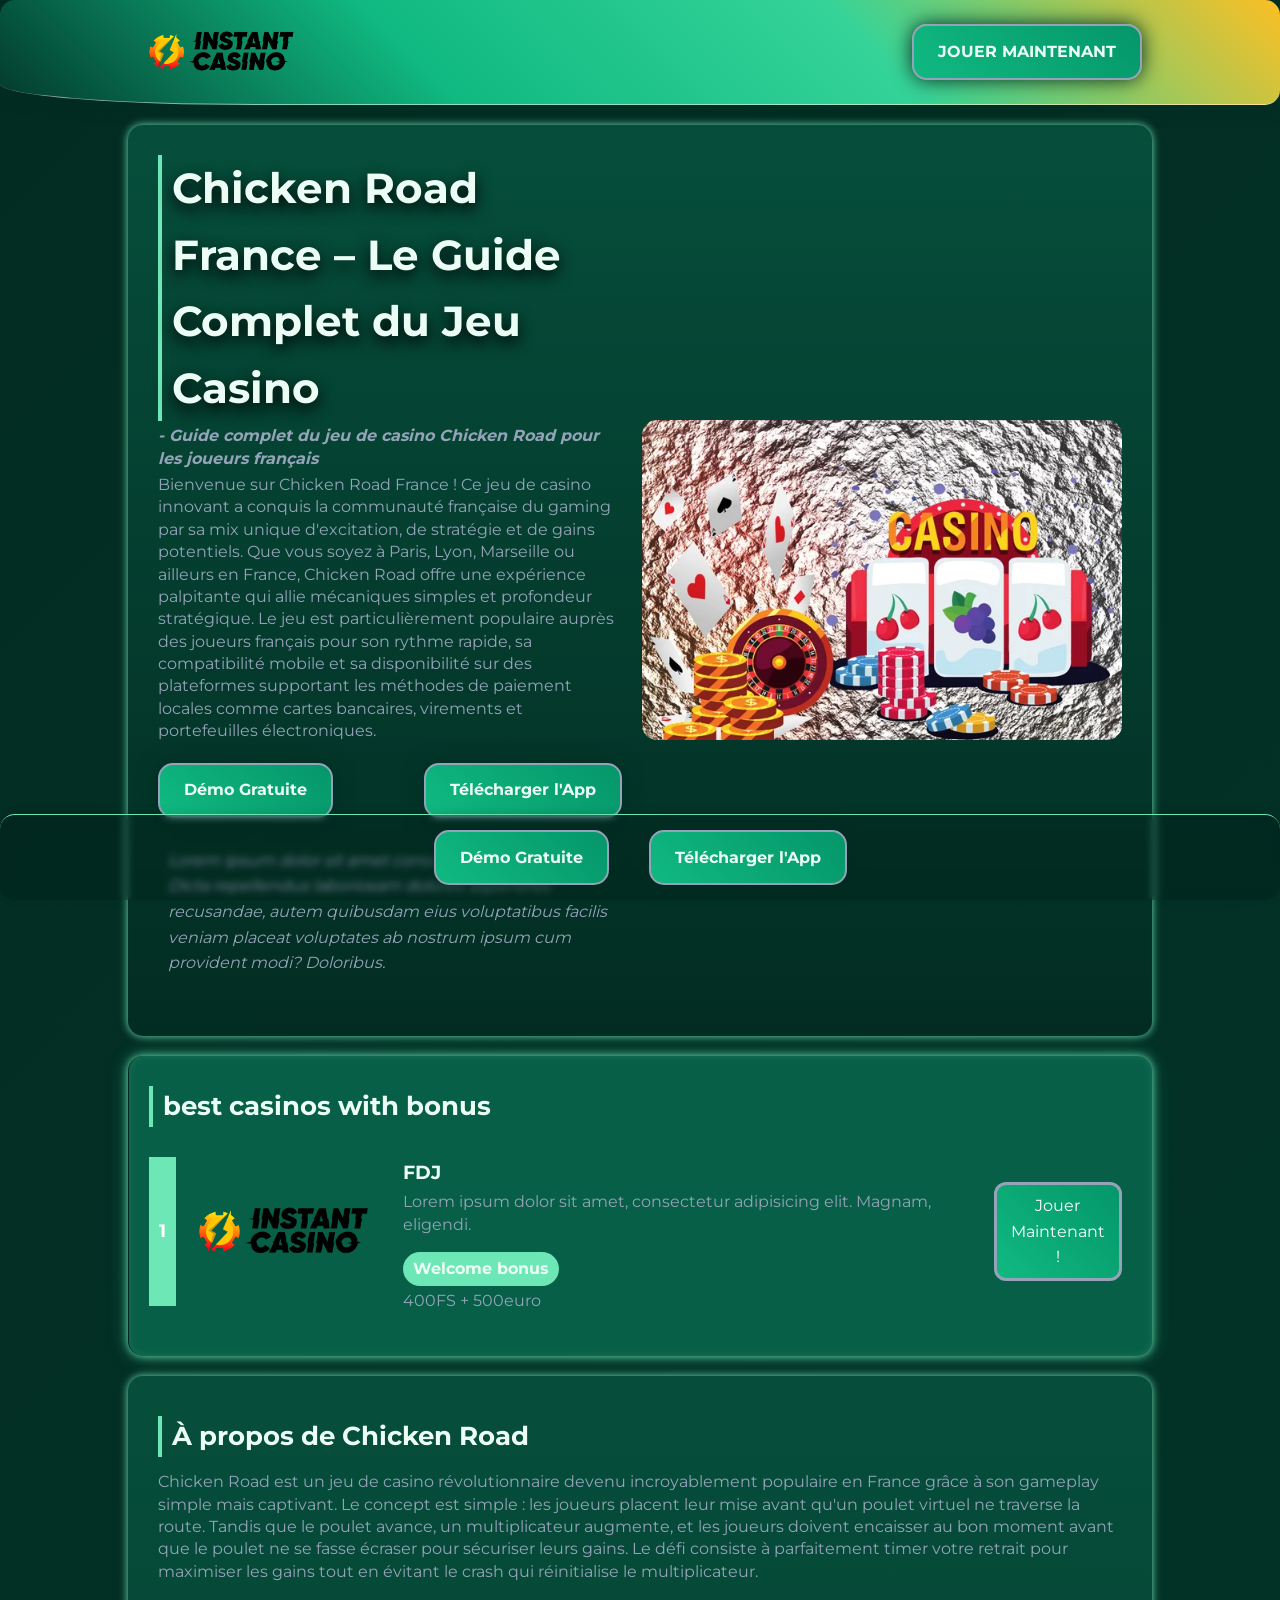
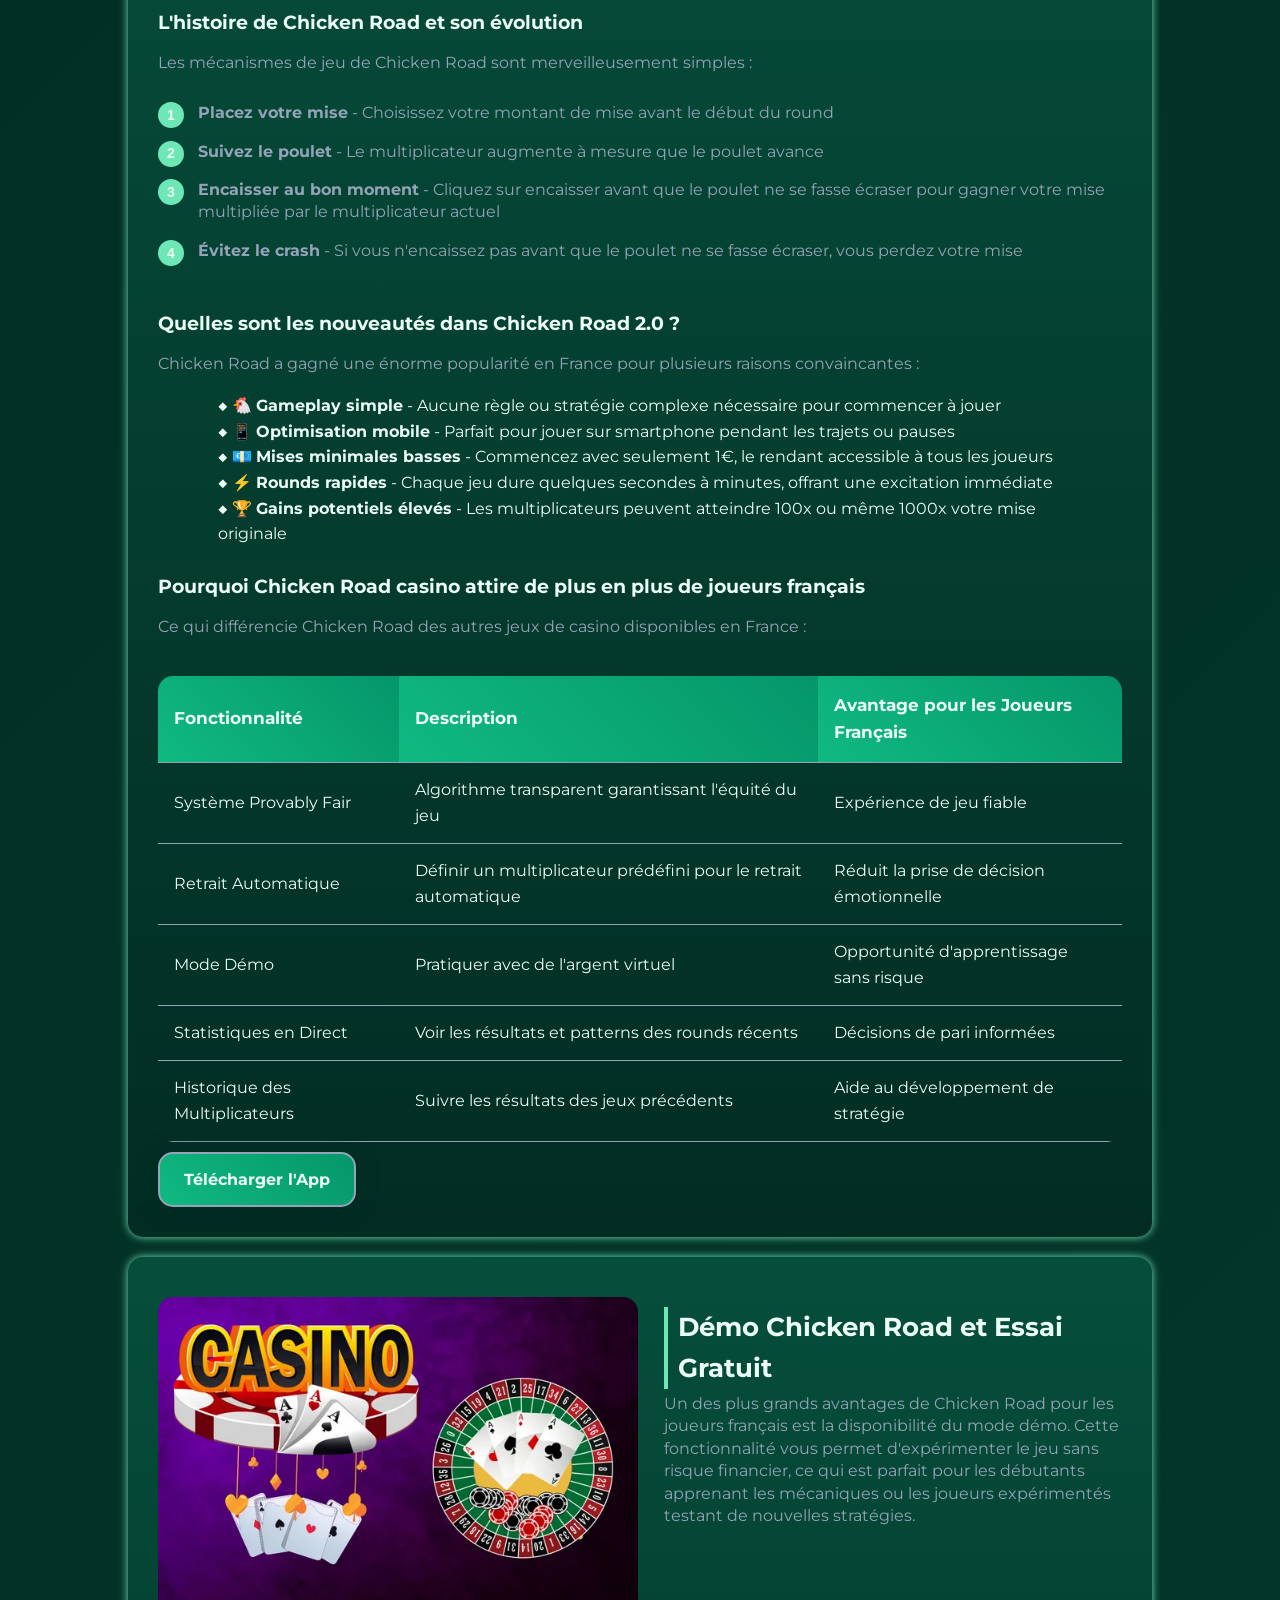
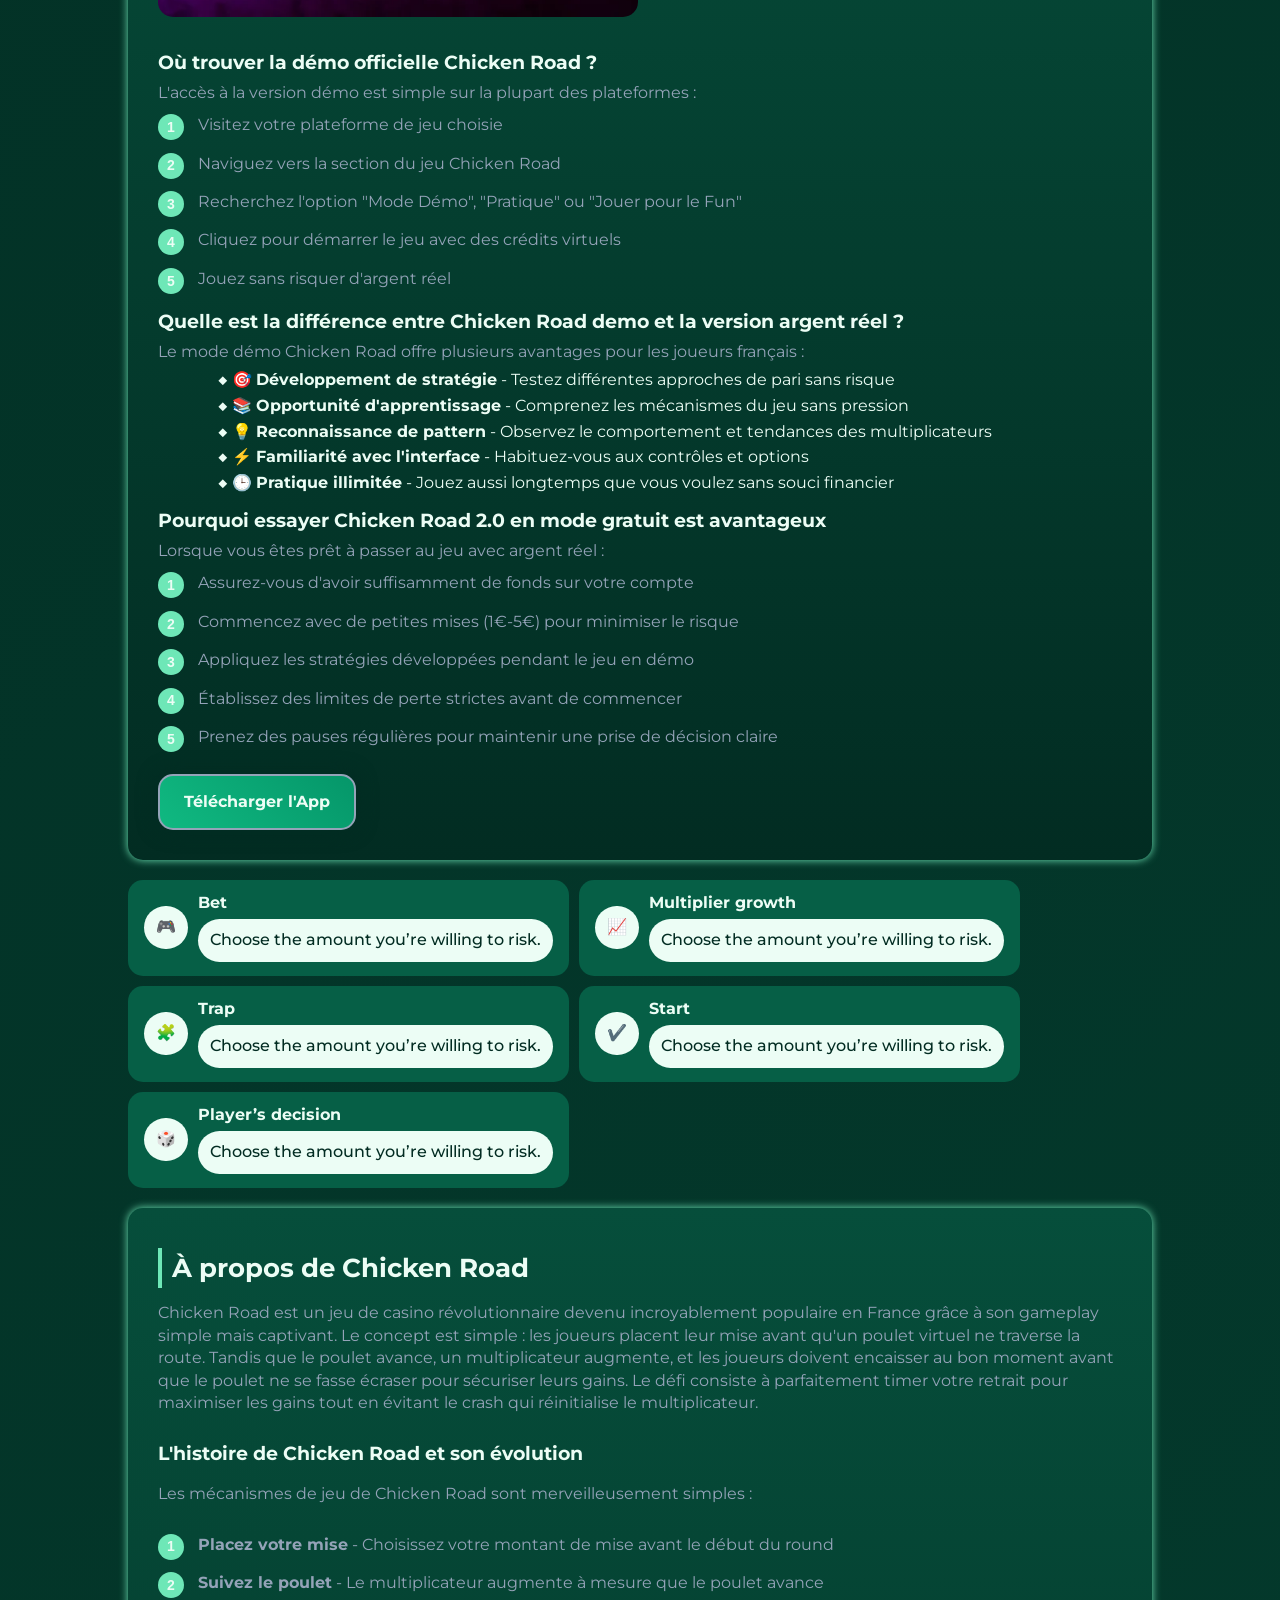
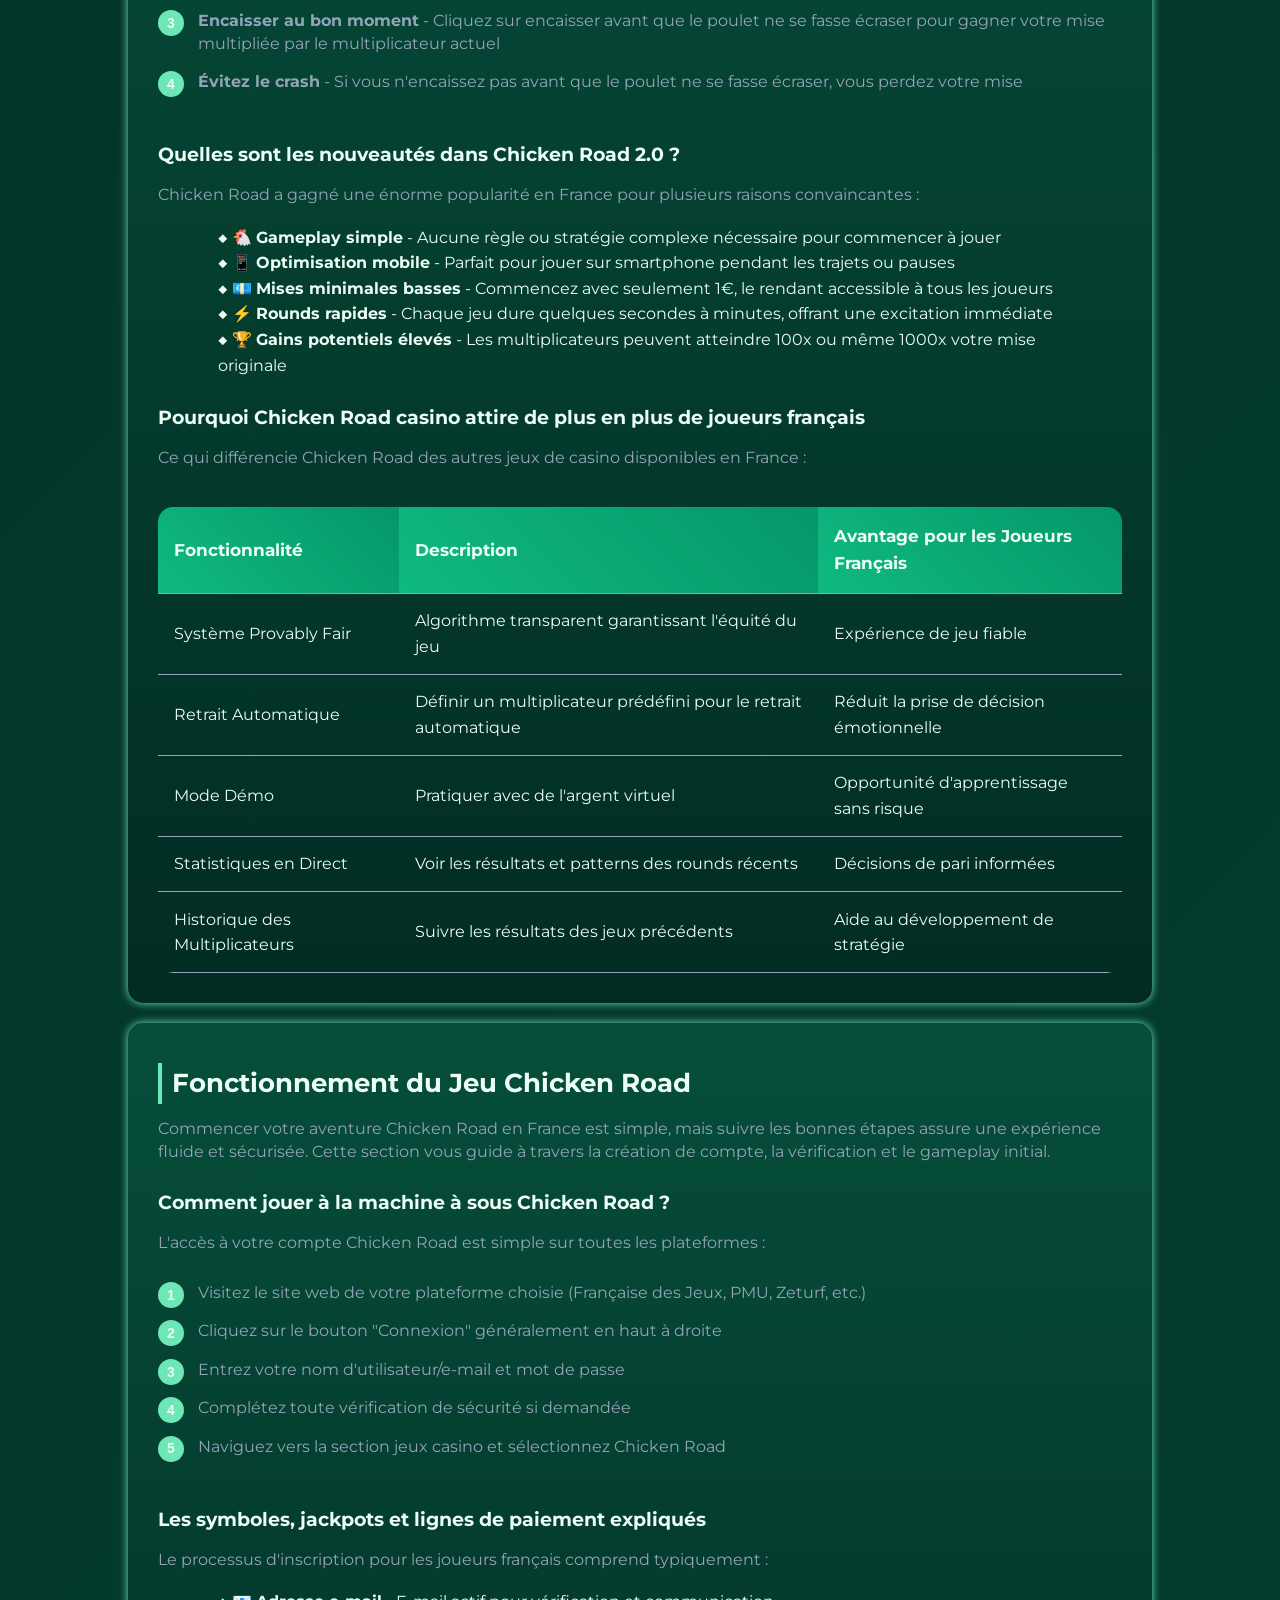
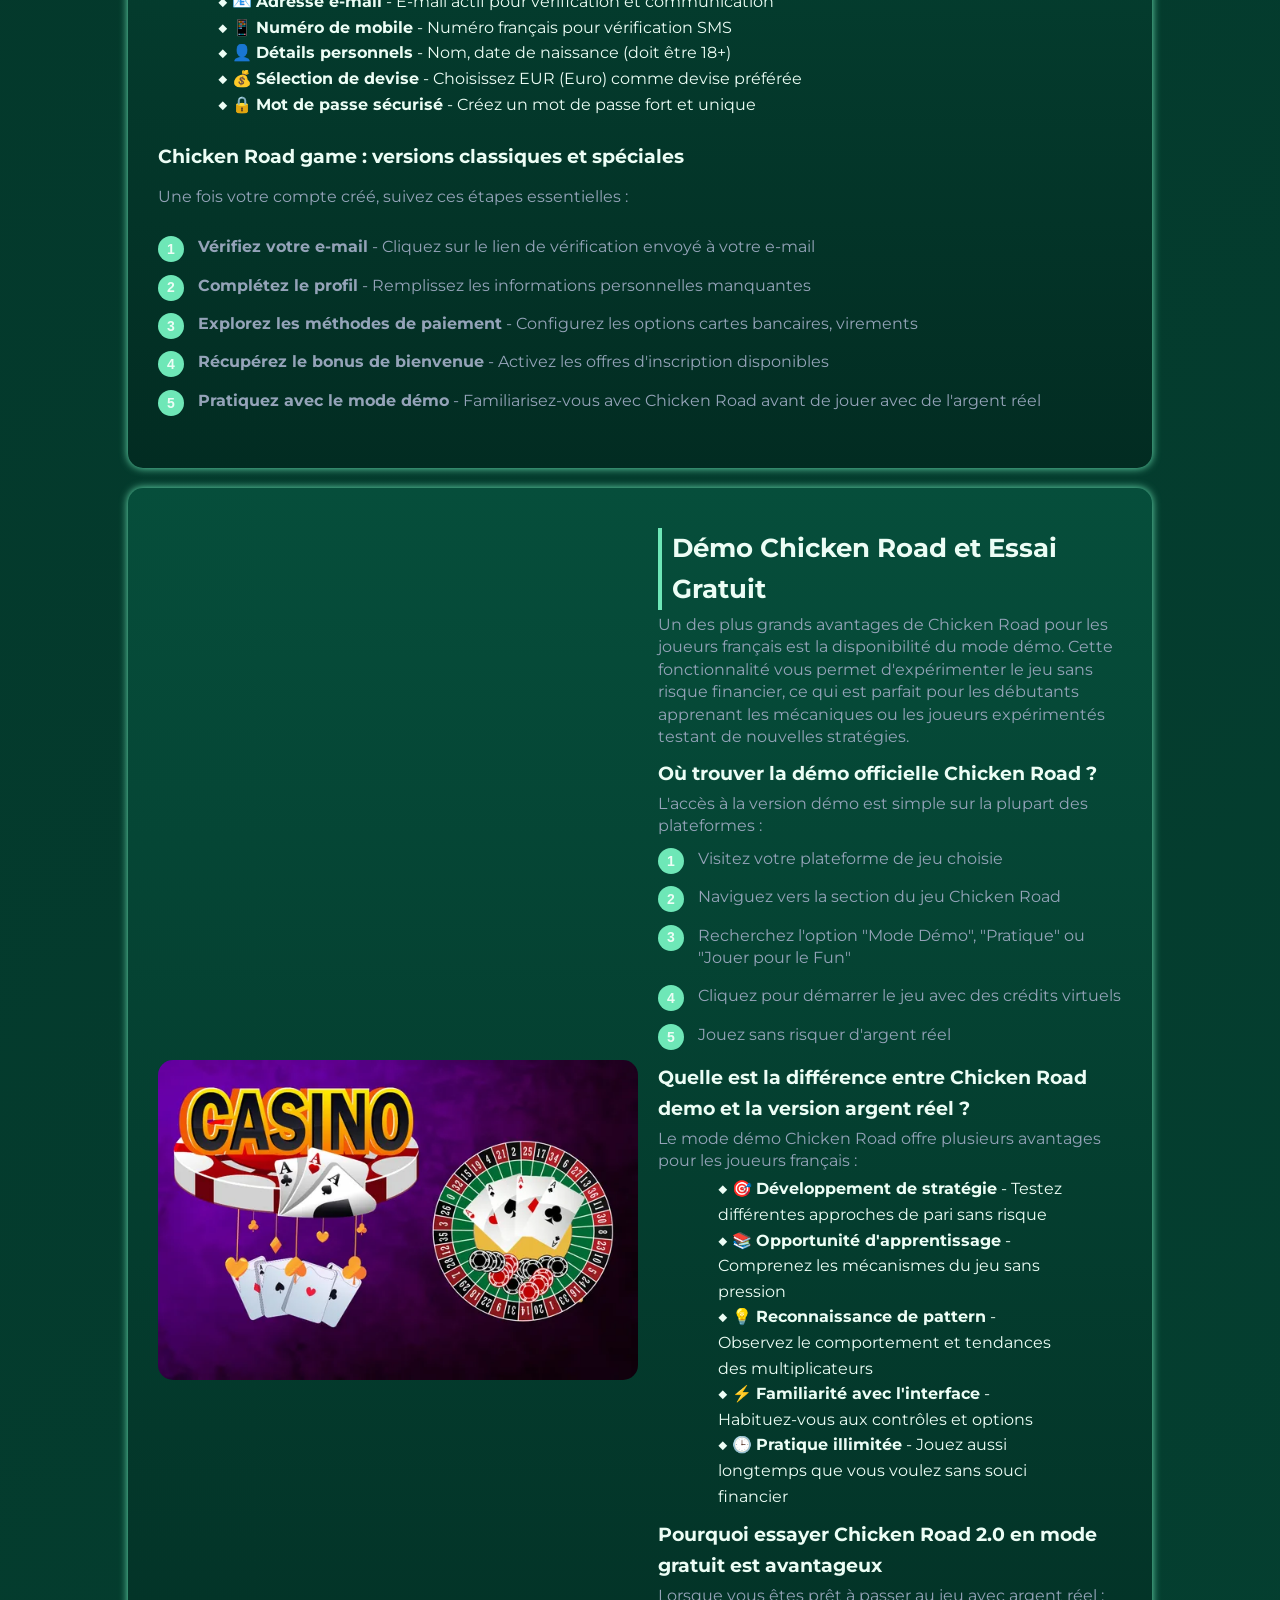
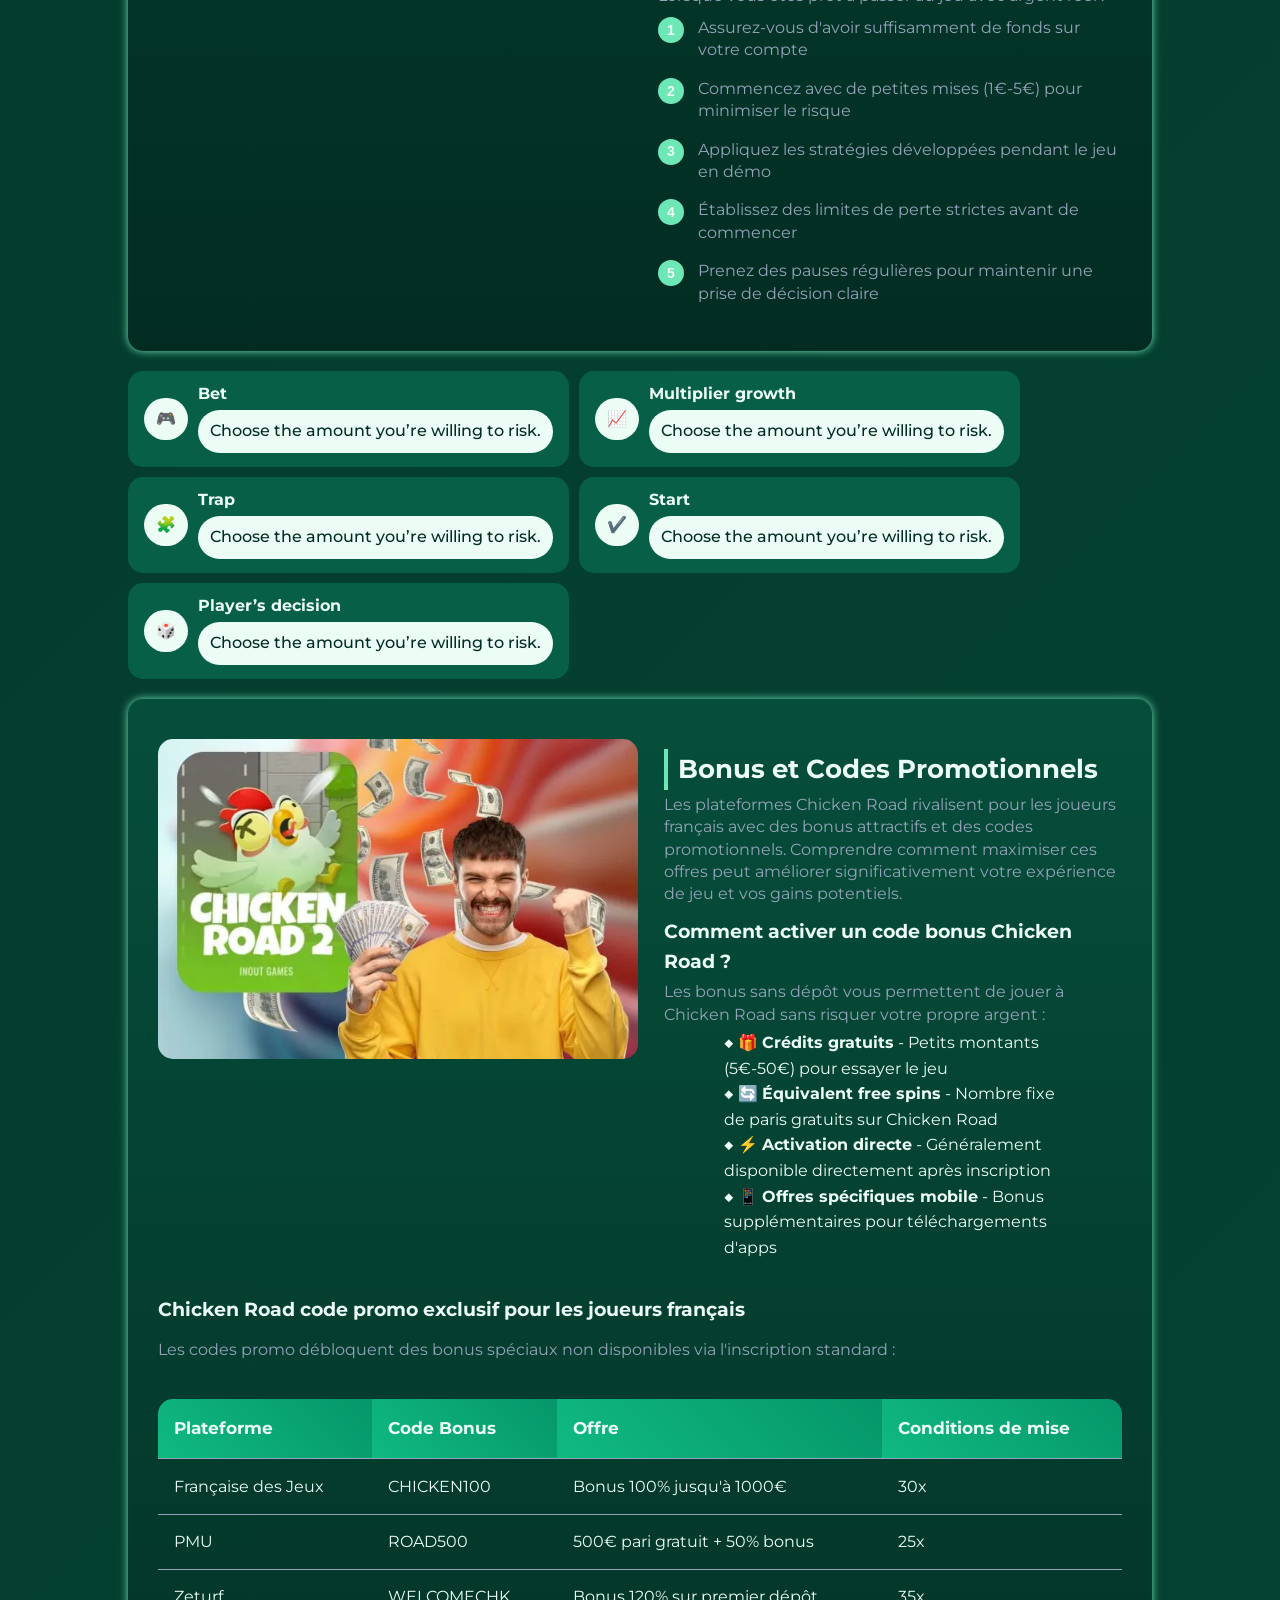
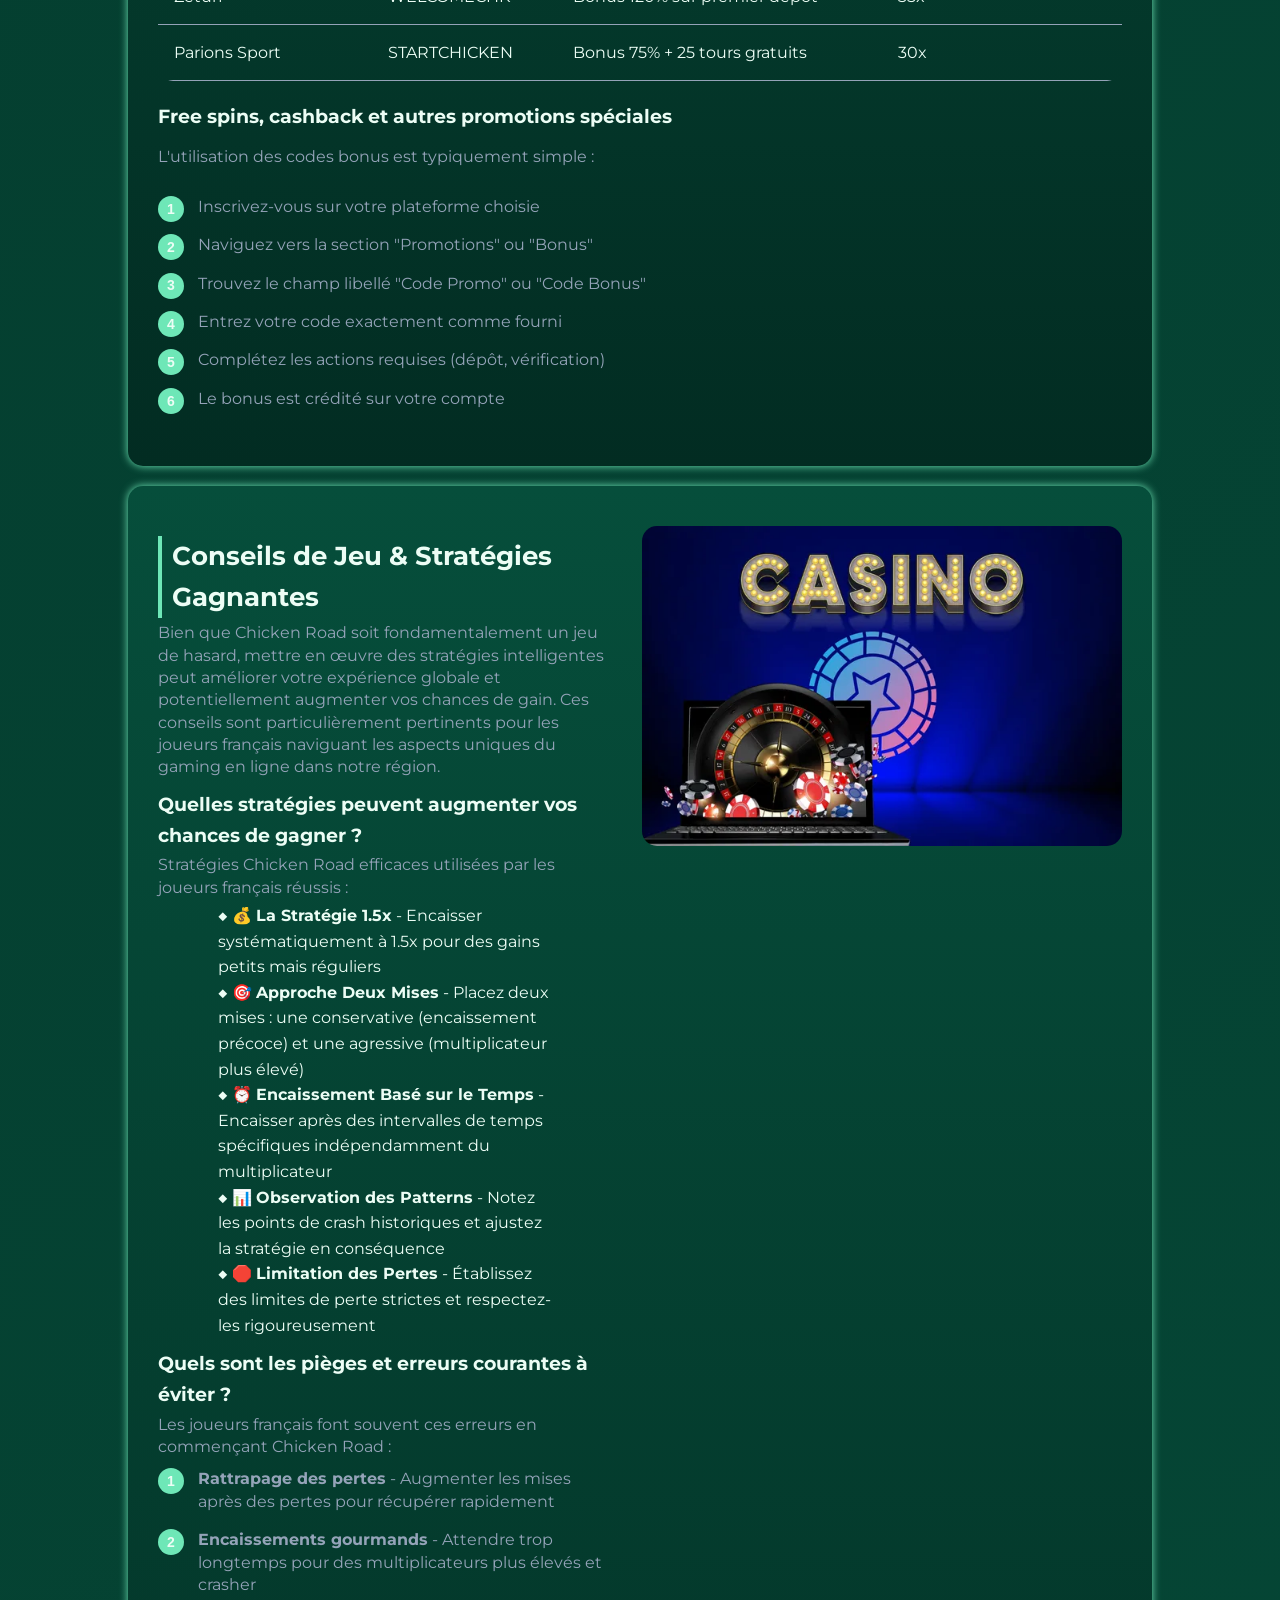
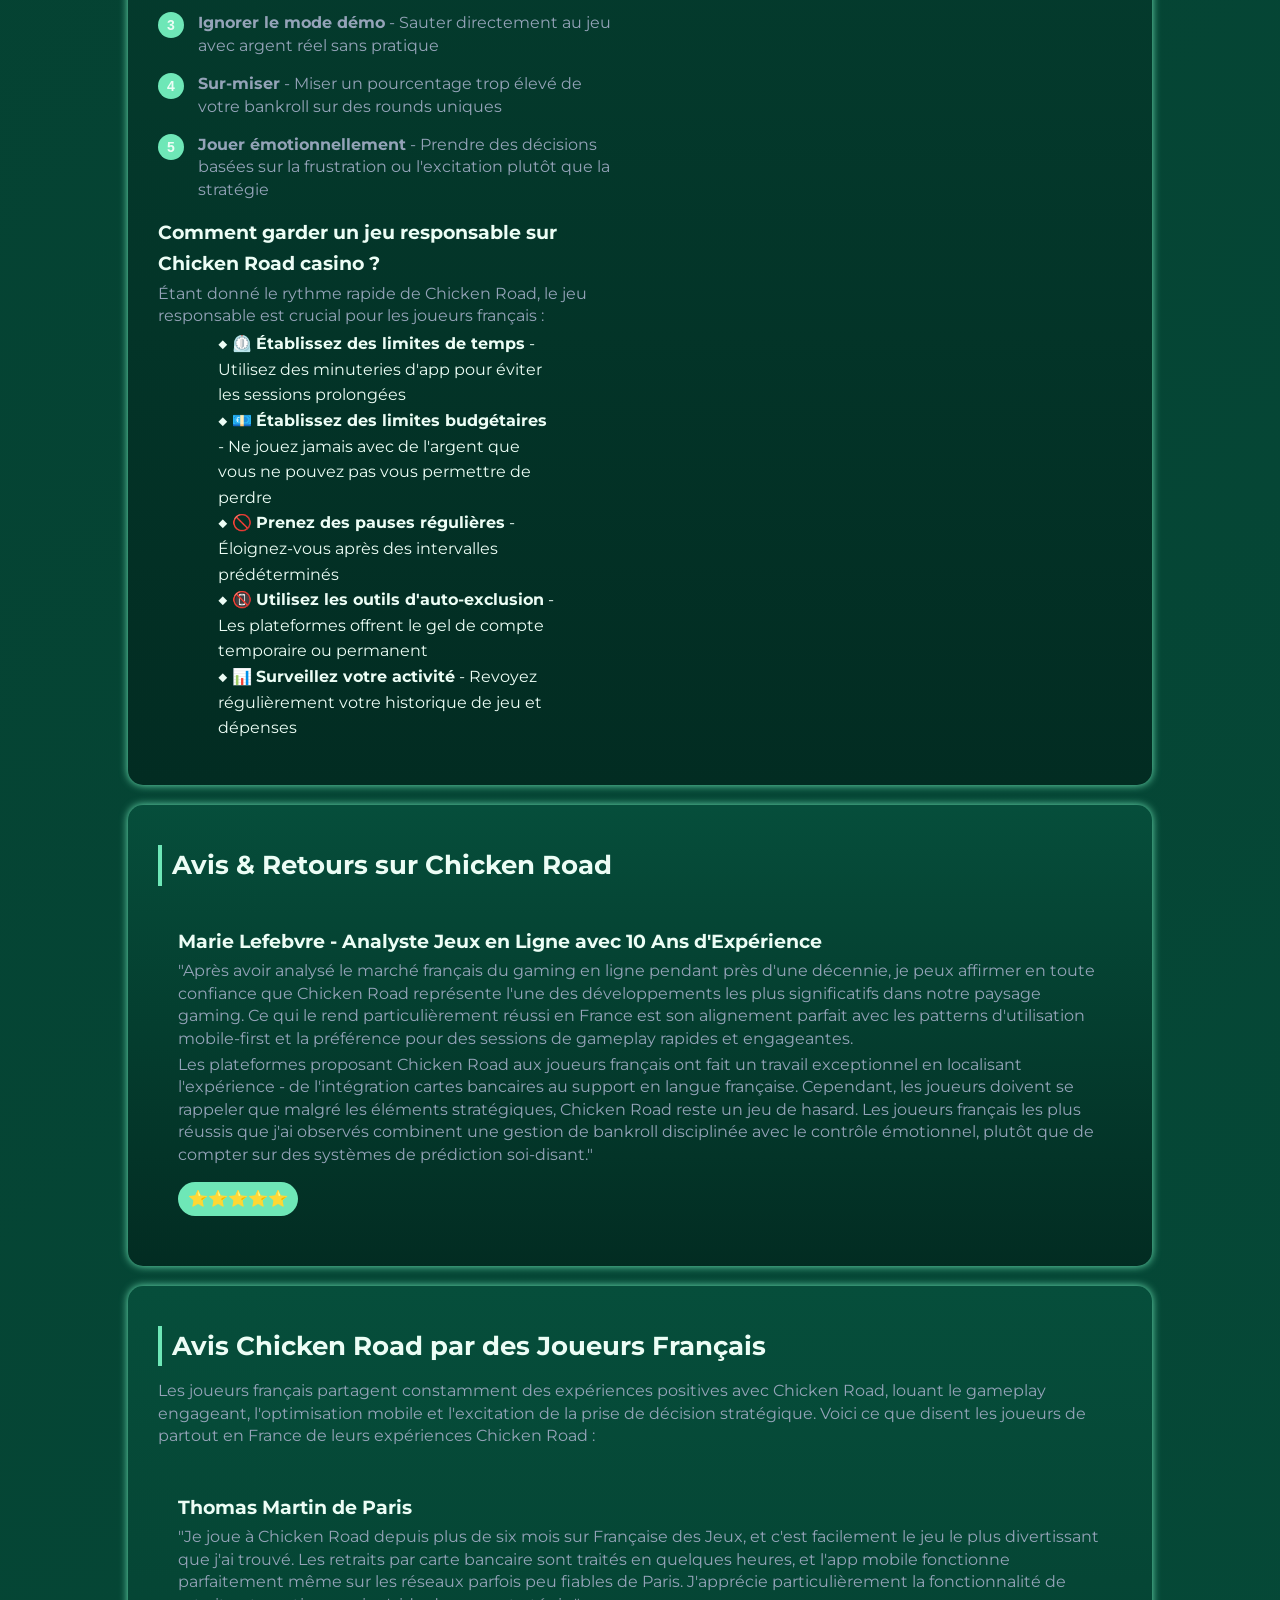
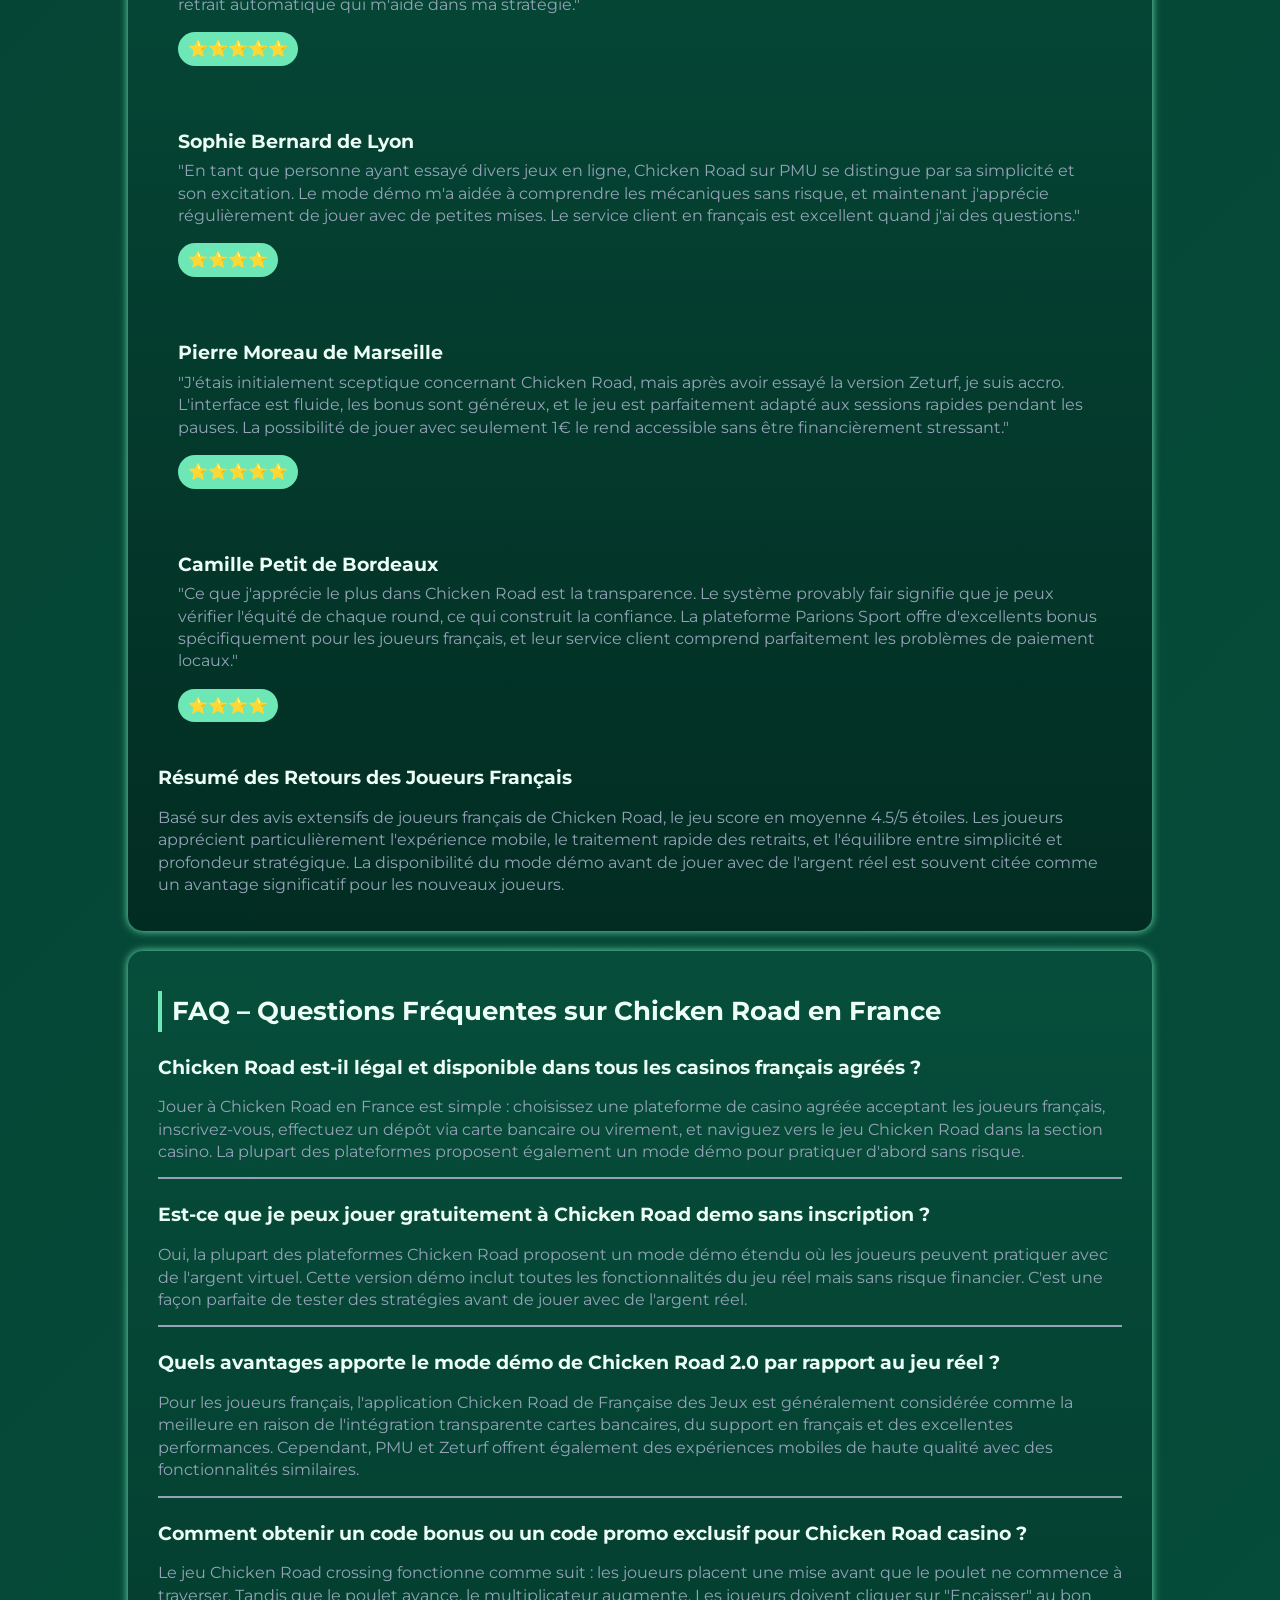
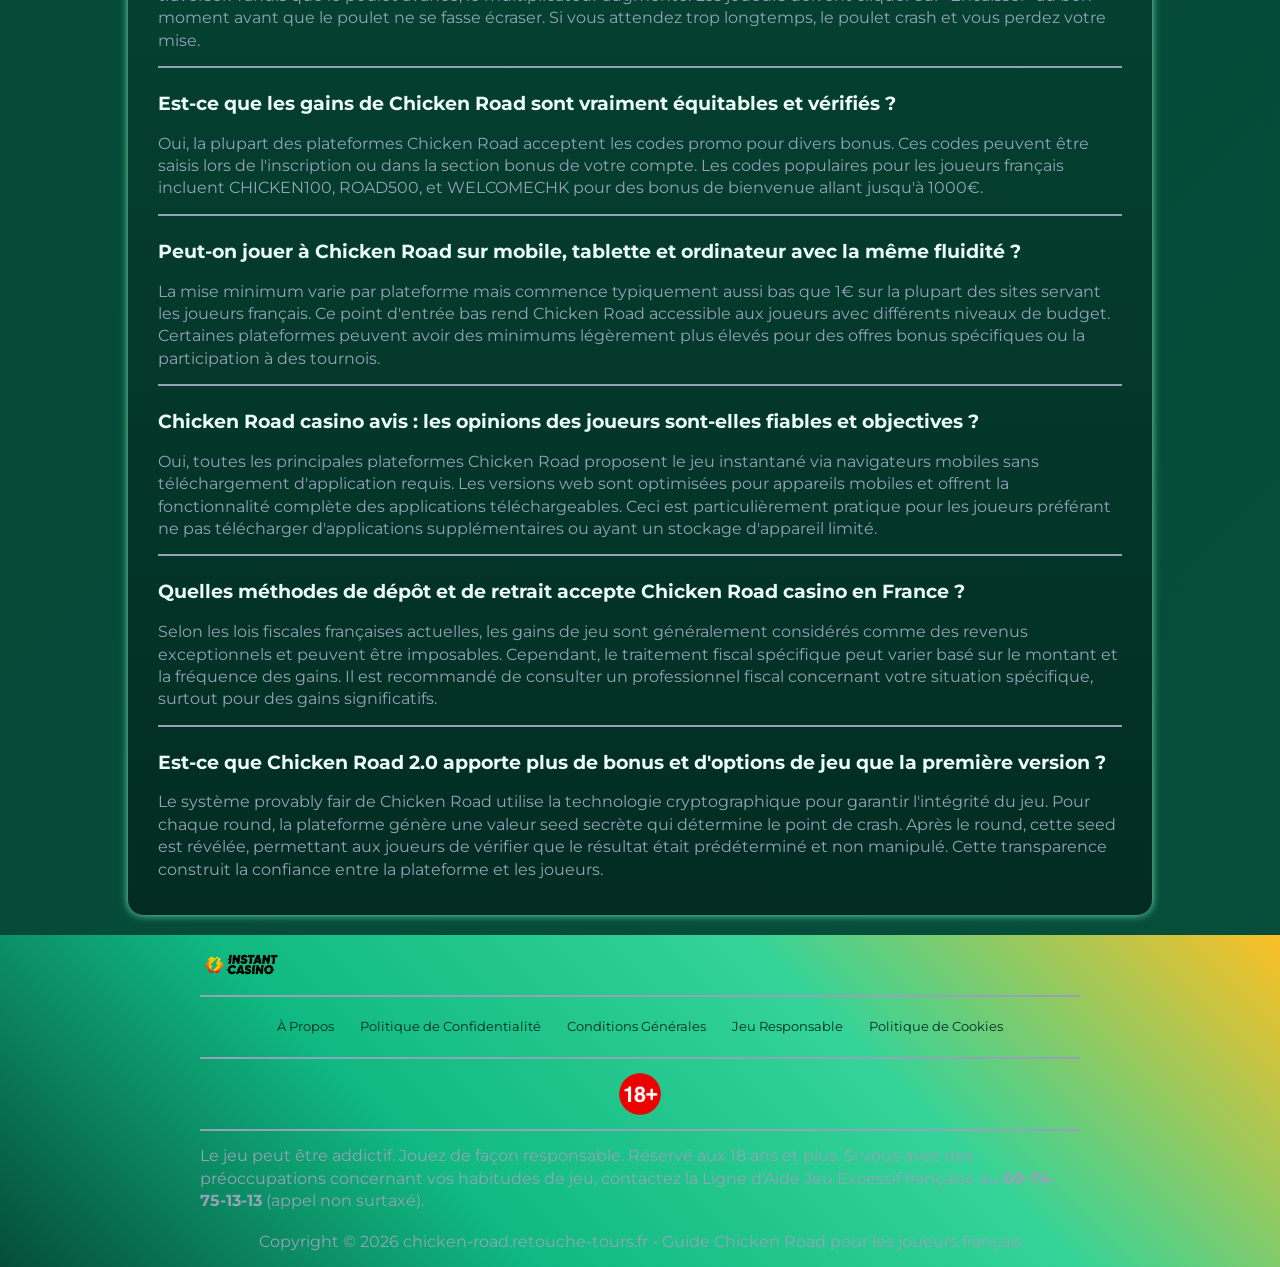
<file: index.html>
<!DOCTYPE html>
<html lang="fr">
<head>
    <meta charset="UTF-8">
    <meta name="viewport" content="width=device-width, initial-scale=1.0">
    <link rel="stylesheet" href="style.css">
    <link rel="shortcut icon" href="favicon.ico" type="image/x-icon">
    <title>Chicken Road Jeu France 🎮 Casino Avis, Démo & Code Bonus</title>
    <meta name="description" content="Jouez à Chicken Road en France 🇫🇷 : découvrez la version démo gratuite, lisez des avis détaillés des joueurs, essayez Chicken Road 2.0 et utilisez un code promo exclusif pour gagner plus.">
<meta name="googlebot" content="index, follow, noarchive, max-snippet:-1">

<link rel="alternate" hreflang="fr-FR" href="https://chicken-road.retouche-tours.fr/fr-fr/">
<link rel="alternate" hreflang="x-default" href="https://www.retouche-tours.fr/">
<link rel="canonical" href="https://chicken-road.retouche-tours.fr/fr-fr/">

    <meta property="og:type" content="website" />
    <meta property="og:title" content="Chicken Road Jeu France 🎮 Casino Avis, Démo & Code Bonus" />
    <meta property="og:description" content="Chicken Road France - Guide complet avec démo gratuite, avis joueurs, codes promotionnels et stratégies gagnantes pour les joueurs français." />
    <meta property="og:url" content="https://chicken-road.retouche-tours.fr/" />
    <meta property="og:site_name" content="Chicken Road France" />
    <meta property="og:image" content="https://chicken-road.retouche-tours.fr/img/1.webp" />
    <meta property="og:locale" content="fr_FR" />

    <meta name="twitter:card" content="summary_large_image" />
    <meta name="twitter:title" content="Chicken Road France – Guide Complet & Astuces Gagnantes" />
    <meta name="twitter:description" content="Guide complet du jeu Chicken Road pour les joueurs français - démo gratuite, avis, bonus et stratégies de jeu responsable." />
    <meta name="twitter:image" content="https://chicken-road.retouche-tours.fr/img/1.webp" />
    
    <script type="application/ld+json">
        {
            "@context": "https://schema.org",
            "@type": "Article",
            "headline": "Chicken Road France – Guide Complet",
            "description": "Guide complet du jeu Chicken Road pour les joueurs français - démo gratuite, avis, bonus et stratégies de jeu responsable.",
            "mainEntityOfPage": {
                "@type": "WebPage",
                "@id": "https://chicken-road.retouche-tours.fr/"
            },
            "author": {
                "@type": "Person",
                "name": "Expert Gaming",
                "url": "https://chicken-road.retouche-tours.fr/"
            },
            "publisher": {
                "@type": "Organization",
                "name": "Chicken Road France",
                "logo": {
                    "@type": "ImageObject",
                    "url": "https://chicken-road.retouche-tours.fr/img/logo.webp"
                }
            },
            "datePublished": "2026-01-08",
            "dateModified": "2026-01-08"
        }
    </script>

    <script type="application/ld+json">
        {
            "@context": "https://schema.org",
            "@type": "WebSite",
            "url": "https://chicken-road.retouche-tours.fr/",
            "name": "Chicken Road France",
            "description": "Plateforme de gaming premium pour les joueurs français - jeu casino Chicken Road et options de pari.",
            "inLanguage": "fr-FR"
        }
    </script>

    <script type="application/ld+json">
        {
            "@context": "https://schema.org",
            "@type": "BreadcrumbList",
            "itemListElement": [{
                    "@type": "ListItem",
                    "position": 1,
                    "name": "Accueil",
                    "item": "https://chicken-road.retouche-tours.fr/"
                },
                {
                    "@type": "ListItem",
                    "position": 2,
                    "name": "Chicken Road France",
                    "item": "https://chicken-road.retouche-tours.fr/"
                }
            ]
        }
    </script>

    <script type="application/ld+json">
        {
          "@context": "https://schema.org",
          "@type": "FAQPage",
          "mainEntity": [
            {
              "@type": "Question",
              "name": "Qu'est-ce que le jeu Chicken Road ?",
              "acceptedAnswer": {
                "@type": "Answer",
                "text": "Chicken Road est un jeu de casino populaire où les joueurs doivent parier si le poulet traverse la route en sécurité. Le multiplicateur augmente à mesure que le poulet avance, et les joueurs doivent encaisser au bon moment avant que le poulet ne se fasse écraser pour gagner leur mise multipliée."
              }
            },
            {
              "@type": "Question",
              "name": "Chicken Road est-il légal en France ?",
              "acceptedAnswer": {
                "@type": "Answer",
                "text": "Oui, Chicken Road est disponible sur des plateformes agréées qui acceptent les joueurs français. Ces plateformes opèrent sous des licences de jeu valides et proposent des méthodes de paiement sécurisées incluant cartes bancaires, virements et portefeuilles électroniques."
              }
            },
            {
              "@type": "Question",
              "name": "Comment télécharger l'application Chicken Road ?",
              "acceptedAnswer": {
                "@type": "Answer",
                "text": "Vous pouvez télécharger l'application Chicken Road directement depuis les sites officiels des plateformes de jeu. Le fichier APK est disponible sur leurs sites web puisque l'application n'est pas sur le Google Play Store en raison des restrictions sur les jeux d'argent."
              }
            },
            {
              "@type": "Question",
              "name": "Puis-je jouer à Chicken Road gratuitement ?",
              "acceptedAnswer": {
                "@type": "Answer",
                "text": "Oui, la plupart des plateformes proposent un mode démo où vous pouvez jouer à Chicken Road avec de l'argent virtuel sans risque. C'est parfait pour apprendre les mécanismes du jeu avant de jouer avec de l'argent réel."
              }
            },
            {
              "@type": "Question",
              "name": "Quelle est la meilleure stratégie pour Chicken Road ?",
              "acceptedAnswer": {
                "@type": "Answer",
                "text": "Les stratégies gagnantes incluent la définition de points de retrait automatique, une gestion de bankroll intelligente, ne pas chercher à rattraper ses pertes et commencer par de petites mises jusqu'à comprendre les patterns du jeu."
              }
            }
          ]
        }
    </script>
</head>
<body>
    <header>
          <div class="logo-container">
        <a href="/">
            <img src="./img/logo.webp" alt="Chicken Road France Logo" width="160" height="80">
        </a>
            <a href="/play/" class="btn" rel="nofollow" content="noindex">JOUER MAINTENANT</a>
    </div>  
    </header>

    <main>

    <div class="banner-bottom">
            <a href="/play/" class="btn" rel="nofollow" content="noindex">Démo Gratuite</a>
            <a href="/play/" class="btn-white" rel="nofollow" content="noindex">Télécharger l'App</a>
    </div>

    <div class="container">
        <div>
        <h1>Chicken Road France – Le Guide Complet du Jeu Casino</h1>
        <p>
           <b><i>- Guide complet du jeu de casino Chicken Road pour les joueurs français</i> </b>
        </p>
        <p>
            Bienvenue sur Chicken Road France ! Ce jeu de casino innovant a conquis la communauté française du gaming par sa mix unique d'excitation, de stratégie et de gains potentiels. Que vous soyez à Paris, Lyon, Marseille ou ailleurs en France, Chicken Road offre une expérience palpitante qui allie mécaniques simples et profondeur stratégique. Le jeu est particulièrement populaire auprès des joueurs français pour son rythme rapide, sa compatibilité mobile et sa disponibilité sur des plateformes supportant les méthodes de paiement locales comme cartes bancaires, virements et portefeuilles électroniques.
        </p>
        <div class="btn-container">
            <a href="/play/" class="btn" rel="nofollow" content="noindex">Démo Gratuite</a>
            <a href="/play/" class="btn-white" rel="nofollow" content="noindex">Télécharger l'App</a>
        </div>

        <blockquote>
            Lorem ipsum dolor sit amet consectetur adipisicing elit. Dicta repellendus laboriosam dolores asperiores recusandae, autem quibusdam eius voluptatibus facilis veniam placeat voluptates ab nostrum ipsum cum provident modi? Doloribus.
        </blockquote>
        </div>
        <img src="./img/1.webp" alt="Chicken Road France Site Officiel" width="600" height="400">
    </div>

    <div class="casino-vitrina">
    <h2>
        best casinos with bonus
    </h2>
            <div class="casino-card">
                <div class="casino-rank">1</div>
                <a href="/fdj/" class="casino-left" rel="nofollow" content="noindex">
                    <img src="./img/logo.webp" alt="Française des Jeux France" class="casino-logo" width="100" height="50"/>
                </a>
                <div class="casino-center">
                    <div class="casino-code">
                        <a href="/fdj/" rel="nofollow" content="noindex"><h3>FDJ</h3></a>
                        <p>Lorem ipsum dolor sit amet, consectetur adipisicing elit. Magnam, eligendi.</p>
                        
                        <div class="casino-rating"><span class="star">Welcome bonus</span></div>
                        <p class="casino-bonus">400FS + 500euro</p>
                    </div>
                </div>
                <div class="casino-actions">
                    <a href="/fdj/" class="btn-red-bonus" rel="nofollow" content="noindex">Jouer Maintenant !</a>
                </div>
            </div>


    </div>




        <div class="container-long">
    <h2>À propos de Chicken Road</h2>
    <p>
        Chicken Road est un jeu de casino révolutionnaire devenu incroyablement populaire en France grâce à son gameplay simple mais captivant. Le concept est simple : les joueurs placent leur mise avant qu'un poulet virtuel ne traverse la route. Tandis que le poulet avance, un multiplicateur augmente, et les joueurs doivent encaisser au bon moment avant que le poulet ne se fasse écraser pour sécuriser leurs gains. Le défi consiste à parfaitement timer votre retrait pour maximiser les gains tout en évitant le crash qui réinitialise le multiplicateur.
    </p>
    
    <h3>L'histoire de Chicken Road et son évolution</h3>
    <p>Les mécanismes de jeu de Chicken Road sont merveilleusement simples :</p>
    <ol class="pink-circle-list">
        <li><p><strong>Placez votre mise</strong> - Choisissez votre montant de mise avant le début du round</p></li>
        <li><p><strong>Suivez le poulet</strong> - Le multiplicateur augmente à mesure que le poulet avance</p></li>
        <li><p><strong>Encaisser au bon moment</strong> - Cliquez sur encaisser avant que le poulet ne se fasse écraser pour gagner votre mise multipliée par le multiplicateur actuel</p></li>
        <li><p><strong>Évitez le crash</strong> - Si vous n'encaissez pas avant que le poulet ne se fasse écraser, vous perdez votre mise</p></li>
    </ol>
    
    <h3>Quelles sont les nouveautés dans Chicken Road 2.0 ?</h3>
    <p>Chicken Road a gagné une énorme popularité en France pour plusieurs raisons convaincantes :</p>
    <ul>
        <li>🐔 <strong>Gameplay simple</strong> - Aucune règle ou stratégie complexe nécessaire pour commencer à jouer</li>
        <li>📱 <strong>Optimisation mobile</strong> - Parfait pour jouer sur smartphone pendant les trajets ou pauses</li>
        <li>💶 <strong>Mises minimales basses</strong> - Commencez avec seulement 1€, le rendant accessible à tous les joueurs</li>
        <li>⚡ <strong>Rounds rapides</strong> - Chaque jeu dure quelques secondes à minutes, offrant une excitation immédiate</li>
        <li>🏆 <strong>Gains potentiels élevés</strong> - Les multiplicateurs peuvent atteindre 100x ou même 1000x votre mise originale</li>
    </ul>
    
    <h3>Pourquoi Chicken Road casino attire de plus en plus de joueurs français</h3>
    <p>Ce qui différencie Chicken Road des autres jeux de casino disponibles en France :</p>
    <div class="table-wrapper">
        <table>
            <tr><th>Fonctionnalité</th><th>Description</th><th>Avantage pour les Joueurs Français</th></tr>
            <tr><td>Système Provably Fair</td><td>Algorithme transparent garantissant l'équité du jeu</td><td>Expérience de jeu fiable</td></tr>
            <tr><td>Retrait Automatique</td><td>Définir un multiplicateur prédéfini pour le retrait automatique</td><td>Réduit la prise de décision émotionnelle</td></tr>
            <tr><td>Mode Démo</td><td>Pratiquer avec de l'argent virtuel</td><td>Opportunité d'apprentissage sans risque</td></tr>
            <tr><td>Statistiques en Direct</td><td>Voir les résultats et patterns des rounds récents</td><td>Décisions de pari informées</td></tr>
            <tr><td>Historique des Multiplicateurs</td><td>Suivre les résultats des jeux précédents</td><td>Aide au développement de stratégie</td></tr>
        </table>
    </div>
                <a href="/play/" class="btn-white" rel="nofollow" content="noindex">Télécharger l'App</a>

</div>



    <div class="container-long">
        <div class="flex-wrapper">
        <img src="./img/2.webp" alt="Chicken Road Game Démo Jouer France" width="600" height="400">
     <div> 
            <h2>Démo Chicken Road et Essai Gratuit</h2>
            <p>
                Un des plus grands avantages de Chicken Road pour les joueurs français est la disponibilité du mode démo. Cette fonctionnalité vous permet d'expérimenter le jeu sans risque financier, ce qui est parfait pour les débutants apprenant les mécaniques ou les joueurs expérimentés testant de nouvelles stratégies.
            </p>
        </div>
        </div>

            <div>   
            <h3>Où trouver la démo officielle Chicken Road ?</h3>
            <p>L'accès à la version démo est simple sur la plupart des plateformes :</p>
            <ol class="pink-circle-list">
                <li><p>Visitez votre plateforme de jeu choisie</p></li>
                <li><p>Naviguez vers la section du jeu Chicken Road</p></li>
                <li><p>Recherchez l'option "Mode Démo", "Pratique" ou "Jouer pour le Fun"</p></li>
                <li><p>Cliquez pour démarrer le jeu avec des crédits virtuels</p></li>
                <li><p>Jouez sans risquer d'argent réel</p></li>
            </ol>
            
            <h3>Quelle est la différence entre Chicken Road demo et la version argent réel ?</h3>
            <p>Le mode démo Chicken Road offre plusieurs avantages pour les joueurs français :</p>
            <ul>
                <li>🎯 <strong>Développement de stratégie</strong> - Testez différentes approches de pari sans risque</li>
                <li>📚 <strong>Opportunité d'apprentissage</strong> - Comprenez les mécanismes du jeu sans pression</li>
                <li>💡 <strong>Reconnaissance de pattern</strong> - Observez le comportement et tendances des multiplicateurs</li>
                <li>⚡ <strong>Familiarité avec l'interface</strong> - Habituez-vous aux contrôles et options</li>
                <li>🕒 <strong>Pratique illimitée</strong> - Jouez aussi longtemps que vous voulez sans souci financier</li>
            </ul>
            
            <h3>Pourquoi essayer Chicken Road 2.0 en mode gratuit est avantageux</h3>
            <p>Lorsque vous êtes prêt à passer au jeu avec argent réel :</p>
            <ol class="pink-circle-list">
                <li><p>Assurez-vous d'avoir suffisamment de fonds sur votre compte</p></li>
                <li><p>Commencez avec de petites mises (1€-5€) pour minimiser le risque</p></li>
                <li><p>Appliquez les stratégies développées pendant le jeu en démo</p></li>
                <li><p>Établissez des limites de perte strictes avant de commencer</p></li>
                <li><p>Prenez des pauses régulières pour maintenir une prise de décision claire</p></li>
            </ol>
        </div>
            <a href="/play/" class="btn" rel="nofollow" content="noindex">Télécharger l'App</a>

    </div>

    <div class="breake">
        <div class="breake-block">
            <p>
                🎮
            </p>
            <div>
               <h4>
                Bet
               </h4> 
               <p>
                Choose the amount you’re willing to risk.
               </p>
            </div>

        </div>

        <div class="breake-block">
            <p>
               📈
            </p>
            <div>
               <h4>
                Multiplier growth
               </h4> 
               <p>
                Choose the amount you’re willing to risk.
               </p>
            </div>

        </div>


        <div class="breake-block">
            <p>
                🧩
            </p>
            <div>
               <h4>
                Trap
               </h4> 
               <p>
                Choose the amount you’re willing to risk.
               </p>
            </div>

        </div>


        <div class="breake-block">
            <p>
                ✔️
            </p>
            <div>
               <h4>
                Start
               </h4> 
               <p>
                Choose the amount you’re willing to risk.
               </p>
            </div>

        </div>


        <div class="breake-block">
            <p>
                🎲
            </p>
            <div>
               <h4>
                Player’s decision
               </h4> 
               <p>
                Choose the amount you’re willing to risk.
               </p>
            </div>

        </div>


    </div>

    <div class="container-long">
    
    <h2>À propos de Chicken Road</h2>
    <p>
        Chicken Road est un jeu de casino révolutionnaire devenu incroyablement populaire en France grâce à son gameplay simple mais captivant. Le concept est simple : les joueurs placent leur mise avant qu'un poulet virtuel ne traverse la route. Tandis que le poulet avance, un multiplicateur augmente, et les joueurs doivent encaisser au bon moment avant que le poulet ne se fasse écraser pour sécuriser leurs gains. Le défi consiste à parfaitement timer votre retrait pour maximiser les gains tout en évitant le crash qui réinitialise le multiplicateur.
    </p>
    
    <h3>L'histoire de Chicken Road et son évolution</h3>
    <p>Les mécanismes de jeu de Chicken Road sont merveilleusement simples :</p>
    <ol class="pink-circle-list">
        <li><p><strong>Placez votre mise</strong> - Choisissez votre montant de mise avant le début du round</p></li>
        <li><p><strong>Suivez le poulet</strong> - Le multiplicateur augmente à mesure que le poulet avance</p></li>
        <li><p><strong>Encaisser au bon moment</strong> - Cliquez sur encaisser avant que le poulet ne se fasse écraser pour gagner votre mise multipliée par le multiplicateur actuel</p></li>
        <li><p><strong>Évitez le crash</strong> - Si vous n'encaissez pas avant que le poulet ne se fasse écraser, vous perdez votre mise</p></li>
    </ol>
    
    <h3>Quelles sont les nouveautés dans Chicken Road 2.0 ?</h3>
    <p>Chicken Road a gagné une énorme popularité en France pour plusieurs raisons convaincantes :</p>
    <ul>
        <li>🐔 <strong>Gameplay simple</strong> - Aucune règle ou stratégie complexe nécessaire pour commencer à jouer</li>
        <li>📱 <strong>Optimisation mobile</strong> - Parfait pour jouer sur smartphone pendant les trajets ou pauses</li>
        <li>💶 <strong>Mises minimales basses</strong> - Commencez avec seulement 1€, le rendant accessible à tous les joueurs</li>
        <li>⚡ <strong>Rounds rapides</strong> - Chaque jeu dure quelques secondes à minutes, offrant une excitation immédiate</li>
        <li>🏆 <strong>Gains potentiels élevés</strong> - Les multiplicateurs peuvent atteindre 100x ou même 1000x votre mise originale</li>
    </ul>
    
    <h3>Pourquoi Chicken Road casino attire de plus en plus de joueurs français</h3>
    <p>Ce qui différencie Chicken Road des autres jeux de casino disponibles en France :</p>
    <div class="table-wrapper">
        <table>
            <tr><th>Fonctionnalité</th><th>Description</th><th>Avantage pour les Joueurs Français</th></tr>
            <tr><td>Système Provably Fair</td><td>Algorithme transparent garantissant l'équité du jeu</td><td>Expérience de jeu fiable</td></tr>
            <tr><td>Retrait Automatique</td><td>Définir un multiplicateur prédéfini pour le retrait automatique</td><td>Réduit la prise de décision émotionnelle</td></tr>
            <tr><td>Mode Démo</td><td>Pratiquer avec de l'argent virtuel</td><td>Opportunité d'apprentissage sans risque</td></tr>
            <tr><td>Statistiques en Direct</td><td>Voir les résultats et patterns des rounds récents</td><td>Décisions de pari informées</td></tr>
            <tr><td>Historique des Multiplicateurs</td><td>Suivre les résultats des jeux précédents</td><td>Aide au développement de stratégie</td></tr>
        </table>
    </div>
</div>

    <div class="container-long">
        
        <h2>Fonctionnement du Jeu Chicken Road</h2>
        <p>Commencer votre aventure Chicken Road en France est simple, mais suivre les bonnes étapes assure une expérience fluide et sécurisée. Cette section vous guide à travers la création de compte, la vérification et le gameplay initial.</p>
        
        <h3>Comment jouer à la machine à sous Chicken Road ?</h3>
        <p>L'accès à votre compte Chicken Road est simple sur toutes les plateformes :</p>
        <ol class="pink-circle-list">
            <li><p>Visitez le site web de votre plateforme choisie (Française des Jeux, PMU, Zeturf, etc.)</p></li>
            <li><p>Cliquez sur le bouton "Connexion" généralement en haut à droite</p></li>
            <li><p>Entrez votre nom d'utilisateur/e-mail et mot de passe</p></li>
            <li><p>Complétez toute vérification de sécurité si demandée</p></li>
            <li><p>Naviguez vers la section jeux casino et sélectionnez Chicken Road</p></li>
        </ol>
        
        <h3>Les symboles, jackpots et lignes de paiement expliqués</h3>
        <p>Le processus d'inscription pour les joueurs français comprend typiquement :</p>
        <ul>
            <li>📧 <strong>Adresse e-mail</strong> - E-mail actif pour vérification et communication</li>
            <li>📱 <strong>Numéro de mobile</strong> - Numéro français pour vérification SMS</li>
            <li>👤 <strong>Détails personnels</strong> - Nom, date de naissance (doit être 18+)</li>
            <li>💰 <strong>Sélection de devise</strong> - Choisissez EUR (Euro) comme devise préférée</li>
            <li>🔒 <strong>Mot de passe sécurisé</strong> - Créez un mot de passe fort et unique</li>
        </ul>
        
        <h3>Chicken Road game : versions classiques et spéciales</h3>
        <p>Une fois votre compte créé, suivez ces étapes essentielles :</p>
        <ol class="pink-circle-list">
            <li><p><strong>Vérifiez votre e-mail</strong> - Cliquez sur le lien de vérification envoyé à votre e-mail</p></li>
            <li><p><strong>Complétez le profil</strong> - Remplissez les informations personnelles manquantes</p></li>
            <li><p><strong>Explorez les méthodes de paiement</strong> - Configurez les options cartes bancaires, virements</p></li>
            <li><p><strong>Récupérez le bonus de bienvenue</strong> - Activez les offres d'inscription disponibles</p></li>
            <li><p><strong>Pratiquez avec le mode démo</strong> - Familiarisez-vous avec Chicken Road avant de jouer avec de l'argent réel</p></li>
        </ol>
    </div>

    <div class="container">
        <img src="./img/2.webp" alt="Chicken Road Game Démo Jouer France" width="600" height="400">
        <div>
            
            <h2>Démo Chicken Road et Essai Gratuit</h2>
            <p>
                Un des plus grands avantages de Chicken Road pour les joueurs français est la disponibilité du mode démo. Cette fonctionnalité vous permet d'expérimenter le jeu sans risque financier, ce qui est parfait pour les débutants apprenant les mécaniques ou les joueurs expérimentés testant de nouvelles stratégies.
            </p>
            
            <h3>Où trouver la démo officielle Chicken Road ?</h3>
            <p>L'accès à la version démo est simple sur la plupart des plateformes :</p>
            <ol class="pink-circle-list">
                <li><p>Visitez votre plateforme de jeu choisie</p></li>
                <li><p>Naviguez vers la section du jeu Chicken Road</p></li>
                <li><p>Recherchez l'option "Mode Démo", "Pratique" ou "Jouer pour le Fun"</p></li>
                <li><p>Cliquez pour démarrer le jeu avec des crédits virtuels</p></li>
                <li><p>Jouez sans risquer d'argent réel</p></li>
            </ol>
            
            <h3>Quelle est la différence entre Chicken Road demo et la version argent réel ?</h3>
            <p>Le mode démo Chicken Road offre plusieurs avantages pour les joueurs français :</p>
            <ul>
                <li>🎯 <strong>Développement de stratégie</strong> - Testez différentes approches de pari sans risque</li>
                <li>📚 <strong>Opportunité d'apprentissage</strong> - Comprenez les mécanismes du jeu sans pression</li>
                <li>💡 <strong>Reconnaissance de pattern</strong> - Observez le comportement et tendances des multiplicateurs</li>
                <li>⚡ <strong>Familiarité avec l'interface</strong> - Habituez-vous aux contrôles et options</li>
                <li>🕒 <strong>Pratique illimitée</strong> - Jouez aussi longtemps que vous voulez sans souci financier</li>
            </ul>
            
            <h3>Pourquoi essayer Chicken Road 2.0 en mode gratuit est avantageux</h3>
            <p>Lorsque vous êtes prêt à passer au jeu avec argent réel :</p>
            <ol class="pink-circle-list">
                <li><p>Assurez-vous d'avoir suffisamment de fonds sur votre compte</p></li>
                <li><p>Commencez avec de petites mises (1€-5€) pour minimiser le risque</p></li>
                <li><p>Appliquez les stratégies développées pendant le jeu en démo</p></li>
                <li><p>Établissez des limites de perte strictes avant de commencer</p></li>
                <li><p>Prenez des pauses régulières pour maintenir une prise de décision claire</p></li>
            </ol>
        </div>
    </div>
    <div class="breake">
        <div class="breake-block">
            <p>
                🎮
            </p>
            <div>
               <h4>
                Bet
               </h4> 
               <p>
                Choose the amount you’re willing to risk.
               </p>
            </div>

        </div>

        <div class="breake-block">
            <p>
               📈
            </p>
            <div>
               <h4>
                Multiplier growth
               </h4> 
               <p>
                Choose the amount you’re willing to risk.
               </p>
            </div>

        </div>


        <div class="breake-block">
            <p>
                🧩
            </p>
            <div>
               <h4>
                Trap
               </h4> 
               <p>
                Choose the amount you’re willing to risk.
               </p>
            </div>

        </div>


        <div class="breake-block">
            <p>
                ✔️
            </p>
            <div>
               <h4>
                Start
               </h4> 
               <p>
                Choose the amount you’re willing to risk.
               </p>
            </div>

        </div>


        <div class="breake-block">
            <p>
                🎲
            </p>
            <div>
               <h4>
                Player’s decision
               </h4> 
               <p>
                Choose the amount you’re willing to risk.
               </p>
            </div>

        </div>


    </div>



   <div class="container-long">
        <div class="flex-wrapper">
                   <img src="./img/6.webp" alt="Chicken Road Bonus France" width="600" height="400">
        <div>
            
            <h2>Bonus et Codes Promotionnels</h2>
            <p>
                Les plateformes Chicken Road rivalisent pour les joueurs français avec des bonus attractifs et des codes promotionnels. Comprendre comment maximiser ces offres peut améliorer significativement votre expérience de jeu et vos gains potentiels.
            </p>
            
            <h3>Comment activer un code bonus Chicken Road ?</h3>
            <p>Les bonus sans dépôt vous permettent de jouer à Chicken Road sans risquer votre propre argent :</p>
            <ul>
                <li>🎁 <strong>Crédits gratuits</strong> - Petits montants (5€-50€) pour essayer le jeu</li>
                <li>🔄 <strong>Équivalent free spins</strong> - Nombre fixe de paris gratuits sur Chicken Road</li>
                <li>⚡ <strong>Activation directe</strong> - Généralement disponible directement après inscription</li>
                <li>📱 <strong>Offres spécifiques mobile</strong> - Bonus supplémentaires pour téléchargements d'apps</li>
            </ul> 
        </div>

        
            </div>
            <h3>Chicken Road code promo exclusif pour les joueurs français</h3>
            <p>Les codes promo débloquent des bonus spéciaux non disponibles via l'inscription standard :</p>
            <div class="table-wrapper">
                <table>
                    <tr><th>Plateforme</th><th>Code Bonus</th><th>Offre</th><th>Conditions de mise</th></tr>
                    <tr><td>Française des Jeux</td><td>CHICKEN100</td><td>Bonus 100% jusqu'à 1000€</td><td>30x</td></tr>
                    <tr><td>PMU</td><td>ROAD500</td><td>500€ pari gratuit + 50% bonus</td><td>25x</td></tr>
                    <tr><td>Zeturf</td><td>WELCOMECHK</td><td>Bonus 120% sur premier dépôt</td><td>35x</td></tr>
                    <tr><td>Parions Sport</td><td>STARTCHICKEN</td><td>Bonus 75% + 25 tours gratuits</td><td>30x</td></tr>
                </table>
            </div>
            
            <h3>Free spins, cashback et autres promotions spéciales</h3>
            <p>L'utilisation des codes bonus est typiquement simple :</p>
            <ol class="pink-circle-list">
                <li><p>Inscrivez-vous sur votre plateforme choisie</p></li>
                <li><p>Naviguez vers la section "Promotions" ou "Bonus"</p></li>
                <li><p>Trouvez le champ libellé "Code Promo" ou "Code Bonus"</p></li>
                <li><p>Entrez votre code exactement comme fourni</p></li>
                <li><p>Complétez les actions requises (dépôt, vérification)</p></li>
                <li><p>Le bonus est crédité sur votre compte</p></li>
            </ol>
        </div>
    </div>

    <div class="container-long">
        <div class="flex-wrapper">
            <div>
            
            <h2>Conseils de Jeu & Stratégies Gagnantes</h2>
            <p>
                Bien que Chicken Road soit fondamentalement un jeu de hasard, mettre en œuvre des stratégies intelligentes peut améliorer votre expérience globale et potentiellement augmenter vos chances de gain. Ces conseils sont particulièrement pertinents pour les joueurs français naviguant les aspects uniques du gaming en ligne dans notre région.
            </p>
            
            <h3>Quelles stratégies peuvent augmenter vos chances de gagner ?</h3>
            <p>Stratégies Chicken Road efficaces utilisées par les joueurs français réussis :</p>
            <ul>
                <li>💰 <strong>La Stratégie 1.5x</strong> - Encaisser systématiquement à 1.5x pour des gains petits mais réguliers</li>
                <li>🎯 <strong>Approche Deux Mises</strong> - Placez deux mises : une conservative (encaissement précoce) et une agressive (multiplicateur plus élevé)</li>
                <li>⏰ <strong>Encaissement Basé sur le Temps</strong> - Encaisser après des intervalles de temps spécifiques indépendamment du multiplicateur</li>
                <li>📊 <strong>Observation des Patterns</strong> - Notez les points de crash historiques et ajustez la stratégie en conséquence</li>
                <li>🛑 <strong>Limitation des Pertes</strong> - Établissez des limites de perte strictes et respectez-les rigoureusement</li>
            </ul>
            
            <h3>Quels sont les pièges et erreurs courantes à éviter ?</h3>
            <p>Les joueurs français font souvent ces erreurs en commençant Chicken Road :</p>
            <ol class="pink-circle-list">
                <li><p><strong>Rattrapage des pertes</strong> - Augmenter les mises après des pertes pour récupérer rapidement</p></li>
                <li><p><strong>Encaissements gourmands</strong> - Attendre trop longtemps pour des multiplicateurs plus élevés et crasher</p></li>
                <li><p><strong>Ignorer le mode démo</strong> - Sauter directement au jeu avec argent réel sans pratique</p></li>
                <li><p><strong>Sur-miser</strong> - Miser un pourcentage trop élevé de votre bankroll sur des rounds uniques</p></li>
                <li><p><strong>Jouer émotionnellement</strong> - Prendre des décisions basées sur la frustration ou l'excitation plutôt que la stratégie</p></li>
            </ol>
            
            <h3>Comment garder un jeu responsable sur Chicken Road casino ?</h3>
            <p>Étant donné le rythme rapide de Chicken Road, le jeu responsable est crucial pour les joueurs français :</p>
            <ul>
                <li>⏲️ <strong>Établissez des limites de temps</strong> - Utilisez des minuteries d'app pour éviter les sessions prolongées</li>
                <li>💶 <strong>Établissez des limites budgétaires</strong> - Ne jouez jamais avec de l'argent que vous ne pouvez pas vous permettre de perdre</li>
                <li>🚫 <strong>Prenez des pauses régulières</strong> - Éloignez-vous après des intervalles prédéterminés</li>
                <li>📵 <strong>Utilisez les outils d'auto-exclusion</strong> - Les plateformes offrent le gel de compte temporaire ou permanent</li>
                <li>📊 <strong>Surveillez votre activité</strong> - Revoyez régulièrement votre historique de jeu et dépenses</li>
            </ul>
        </div>
        <img src="./img/4.webp" alt="Chicken Road Game Stratégies France" width="600" height="400">
    </div>
    </div>

    <div class="container-long">
        
        <h2>Avis & Retours sur Chicken Road</h2>
        <div class="casino-card">
            <div class="casino-center">
                <div class="casino-code">
                    <h3>Marie Lefebvre - Analyste Jeux en Ligne avec 10 Ans d'Expérience</h3>
                    <p>"Après avoir analysé le marché français du gaming en ligne pendant près d'une décennie, je peux affirmer en toute confiance que Chicken Road représente l'une des développements les plus significatifs dans notre paysage gaming. Ce qui le rend particulièrement réussi en France est son alignement parfait avec les patterns d'utilisation mobile-first et la préférence pour des sessions de gameplay rapides et engageantes.</p>
                    <p>Les plateformes proposant Chicken Road aux joueurs français ont fait un travail exceptionnel en localisant l'expérience - de l'intégration cartes bancaires au support en langue française. Cependant, les joueurs doivent se rappeler que malgré les éléments stratégiques, Chicken Road reste un jeu de hasard. Les joueurs français les plus réussis que j'ai observés combinent une gestion de bankroll disciplinée avec le contrôle émotionnel, plutôt que de compter sur des systèmes de prédiction soi-disant."</p>
                    <div class="casino-rating"><span class="star">⭐⭐⭐⭐⭐</span></div>
                </div>
            </div>
        </div>
    </div>

    <div class="container-long">
        
        <h2>Avis Chicken Road par des Joueurs Français</h2>
        <p>
            Les joueurs français partagent constamment des expériences positives avec Chicken Road, louant le gameplay engageant, l'optimisation mobile et l'excitation de la prise de décision stratégique. Voici ce que disent les joueurs de partout en France de leurs expériences Chicken Road :
        </p>

        <div class="casino-card">
            <div class="casino-center">
                <div class="casino-code">
                    <h3>Thomas Martin de Paris</h3>
                    <p>"Je joue à Chicken Road depuis plus de six mois sur Française des Jeux, et c'est facilement le jeu le plus divertissant que j'ai trouvé. Les retraits par carte bancaire sont traités en quelques heures, et l'app mobile fonctionne parfaitement même sur les réseaux parfois peu fiables de Paris. J'apprécie particulièrement la fonctionnalité de retrait automatique qui m'aide dans ma stratégie."</p>
                    <div class="casino-rating"><span class="star">⭐⭐⭐⭐⭐</span></div>
                </div>
            </div>
        </div>
        
        <div class="casino-card">
            <div class="casino-center">
                <div class="casino-code">
                    <h3>Sophie Bernard de Lyon</h3>
                    <p>"En tant que personne ayant essayé divers jeux en ligne, Chicken Road sur PMU se distingue par sa simplicité et son excitation. Le mode démo m'a aidée à comprendre les mécaniques sans risque, et maintenant j'apprécie régulièrement de jouer avec de petites mises. Le service client en français est excellent quand j'ai des questions."</p>
                    <div class="casino-rating"><span class="star">⭐⭐⭐⭐</span></div>
                </div>
            </div>
        </div>
        
        <div class="casino-card">
            <div class="casino-center">
                <div class="casino-code">
                    <h3>Pierre Moreau de Marseille</h3>
                    <p>"J'étais initialement sceptique concernant Chicken Road, mais après avoir essayé la version Zeturf, je suis accro. L'interface est fluide, les bonus sont généreux, et le jeu est parfaitement adapté aux sessions rapides pendant les pauses. La possibilité de jouer avec seulement 1€ le rend accessible sans être financièrement stressant."</p>
                    <div class="casino-rating"><span class="star">⭐⭐⭐⭐⭐</span></div>
                </div>
            </div>
        </div>
        
        <div class="casino-card">
            <div class="casino-center">
                <div class="casino-code">
                    <h3>Camille Petit de Bordeaux</h3>
                    <p>"Ce que j'apprécie le plus dans Chicken Road est la transparence. Le système provably fair signifie que je peux vérifier l'équité de chaque round, ce qui construit la confiance. La plateforme Parions Sport offre d'excellents bonus spécifiquement pour les joueurs français, et leur service client comprend parfaitement les problèmes de paiement locaux."</p>
                    <div class="casino-rating"><span class="star">⭐⭐⭐⭐</span></div>
                </div>
            </div>
        </div>

        <h3>Résumé des Retours des Joueurs Français</h3>
        <p>Basé sur des avis extensifs de joueurs français de Chicken Road, le jeu score en moyenne 4.5/5 étoiles. Les joueurs apprécient particulièrement l'expérience mobile, le traitement rapide des retraits, et l'équilibre entre simplicité et profondeur stratégique. La disponibilité du mode démo avant de jouer avec de l'argent réel est souvent citée comme un avantage significatif pour les nouveaux joueurs.</p>
    </div>

    <div class="container-long">
        
        <h2>FAQ – Questions Fréquentes sur Chicken Road en France</h2>
        <h3>Chicken Road est-il légal et disponible dans tous les casinos français agréés ?</h3>
        <p>Jouer à Chicken Road en France est simple : choisissez une plateforme de casino agréée acceptant les joueurs français, inscrivez-vous, effectuez un dépôt via carte bancaire ou virement, et naviguez vers le jeu Chicken Road dans la section casino. La plupart des plateformes proposent également un mode démo pour pratiquer d'abord sans risque.</p>
        
        <hr class="faq-hr">
        <h3>Est-ce que je peux jouer gratuitement à Chicken Road demo sans inscription ?</h3>
        <p>Oui, la plupart des plateformes Chicken Road proposent un mode démo étendu où les joueurs peuvent pratiquer avec de l'argent virtuel. Cette version démo inclut toutes les fonctionnalités du jeu réel mais sans risque financier. C'est une façon parfaite de tester des stratégies avant de jouer avec de l'argent réel.</p>
        
        <hr class="faq-hr">
        <h3>Quels avantages apporte le mode démo de Chicken Road 2.0 par rapport au jeu réel ?</h3>
        <p>Pour les joueurs français, l'application Chicken Road de Française des Jeux est généralement considérée comme la meilleure en raison de l'intégration transparente cartes bancaires, du support en français et des excellentes performances. Cependant, PMU et Zeturf offrent également des expériences mobiles de haute qualité avec des fonctionnalités similaires.</p>
        
        <hr class="faq-hr">
        <h3>Comment obtenir un code bonus ou un code promo exclusif pour Chicken Road casino ?</h3>
        <p>Le jeu Chicken Road crossing fonctionne comme suit : les joueurs placent une mise avant que le poulet ne commence à traverser. Tandis que le poulet avance, le multiplicateur augmente. Les joueurs doivent cliquer sur "Encaisser" au bon moment avant que le poulet ne se fasse écraser. Si vous attendez trop longtemps, le poulet crash et vous perdez votre mise.</p>
        
        <hr class="faq-hr">
        <h3>Est-ce que les gains de Chicken Road sont vraiment équitables et vérifiés ?</h3>
        <p>Oui, la plupart des plateformes Chicken Road acceptent les codes promo pour divers bonus. Ces codes peuvent être saisis lors de l'inscription ou dans la section bonus de votre compte. Les codes populaires pour les joueurs français incluent CHICKEN100, ROAD500, et WELCOMECHK pour des bonus de bienvenue allant jusqu'à 1000€.</p>

        <hr class="faq-hr">
        <h3>Peut-on jouer à Chicken Road sur mobile, tablette et ordinateur avec la même fluidité ?</h3>
        <p>La mise minimum varie par plateforme mais commence typiquement aussi bas que 1€ sur la plupart des sites servant les joueurs français. Ce point d'entrée bas rend Chicken Road accessible aux joueurs avec différents niveaux de budget. Certaines plateformes peuvent avoir des minimums légèrement plus élevés pour des offres bonus spécifiques ou la participation à des tournois.</p>
        
        <hr class="faq-hr">
        <h3>Chicken Road casino avis : les opinions des joueurs sont-elles fiables et objectives ?</h3>
        <p>Oui, toutes les principales plateformes Chicken Road proposent le jeu instantané via navigateurs mobiles sans téléchargement d'application requis. Les versions web sont optimisées pour appareils mobiles et offrent la fonctionnalité complète des applications téléchargeables. Ceci est particulièrement pratique pour les joueurs préférant ne pas télécharger d'applications supplémentaires ou ayant un stockage d'appareil limité.</p>
        
        <hr class="faq-hr">
        <h3>Quelles méthodes de dépôt et de retrait accepte Chicken Road casino en France ?</h3>
        <p>Selon les lois fiscales françaises actuelles, les gains de jeu sont généralement considérés comme des revenus exceptionnels et peuvent être imposables. Cependant, le traitement fiscal spécifique peut varier basé sur le montant et la fréquence des gains. Il est recommandé de consulter un professionnel fiscal concernant votre situation spécifique, surtout pour des gains significatifs.</p>
        
        <hr class="faq-hr">
        <h3>Est-ce que Chicken Road 2.0 apporte plus de bonus et d'options de jeu que la première version ?</h3>
        <p>Le système provably fair de Chicken Road utilise la technologie cryptographique pour garantir l'intégrité du jeu. Pour chaque round, la plateforme génère une valeur seed secrète qui détermine le point de crash. Après le round, cette seed est révélée, permettant aux joueurs de vérifier que le résultat était prédéterminé et non manipulé. Cette transparence construit la confiance entre la plateforme et les joueurs.</p>
    </div>

    </main>
<footer>
    <a href="/">
        <img src="./img/logo.webp" alt="Chicken Road France" width="80" height="80">  
    </a>
    <hr class="faq-hr">
        <div class="flex-wrapper">
        <a href="/about-us/">À Propos</a>
        <a href="/privacy-policy/">Politique de Confidentialité</a>
        <a href="/terms-and-conditions/">Conditions Générales</a>
        <a href="/responsible-gambling/">Jeu Responsable</a>
        <a href="/cookie-policy/">Politique de Cookies</a>
    </div>
    <hr class="faq-hr">
    <img src="./img/18-icon.webp" alt="18+ Icon" width="50" height="50">
    <hr class="faq-hr">
    <p>
        Le jeu peut être addictif. Jouez de façon responsable. Réservé aux 18 ans et plus. Si vous avez des préoccupations concernant vos habitudes de jeu, contactez la Ligne d'Aide Jeu Excessif française au <strong>09-74-75-13-13</strong> (appel non surtaxé).
    </p>
    <p>
        Copyright © 2026 chicken-road.retouche-tours.fr - Guide Chicken Road pour les joueurs français
    </p>
</footer>
</body>
</html>
</file>
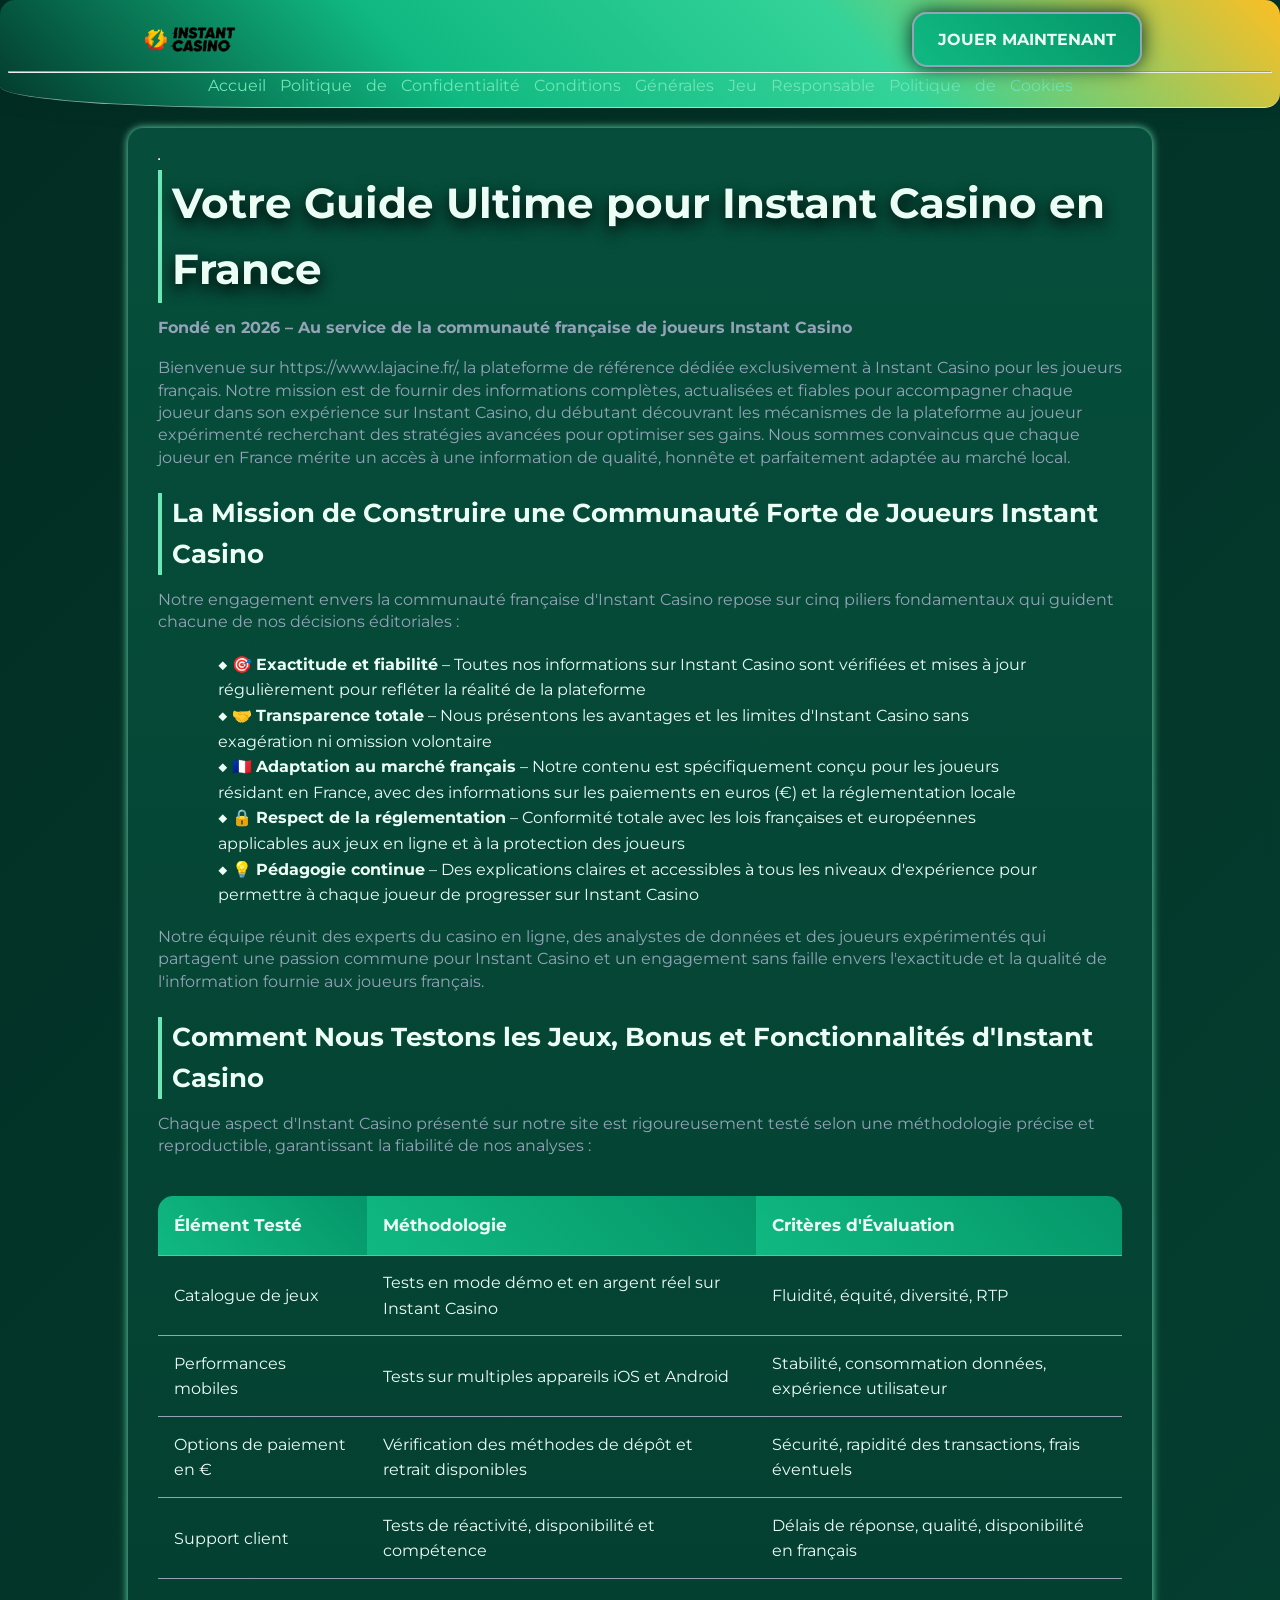
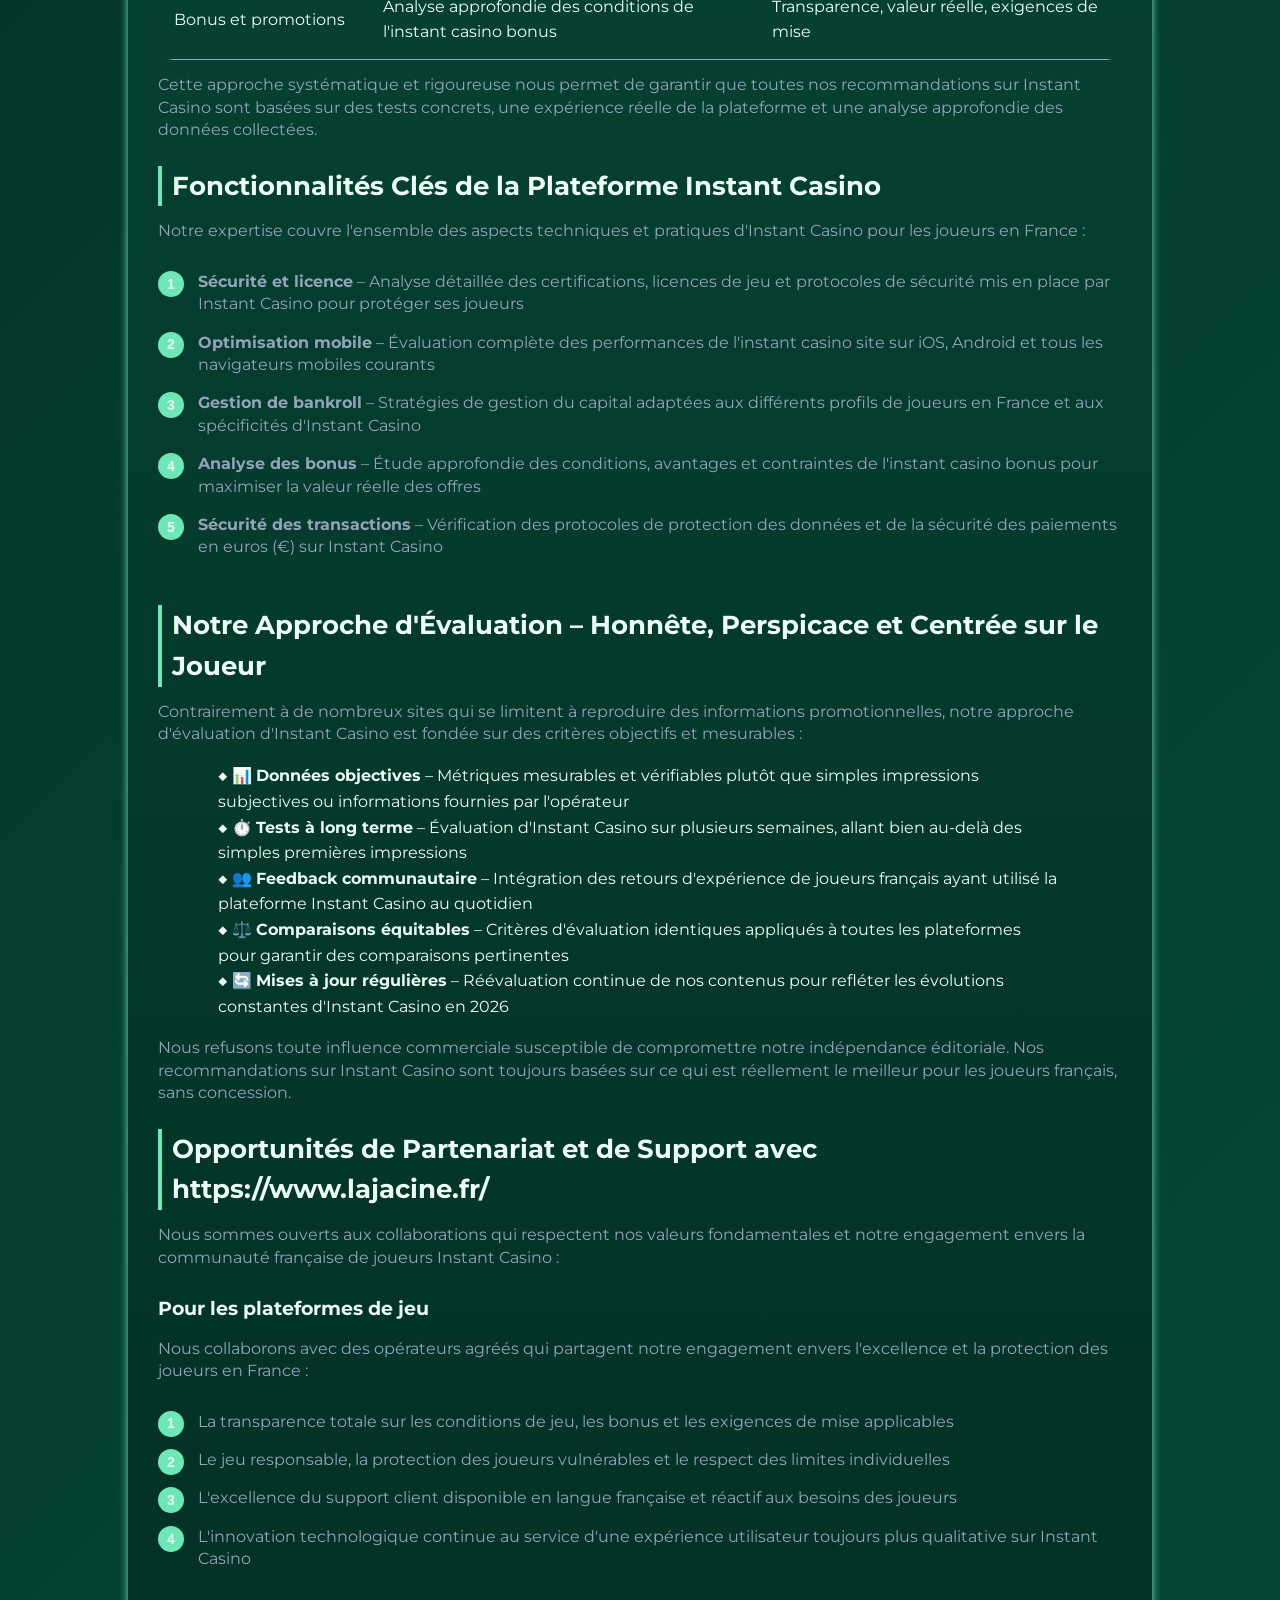
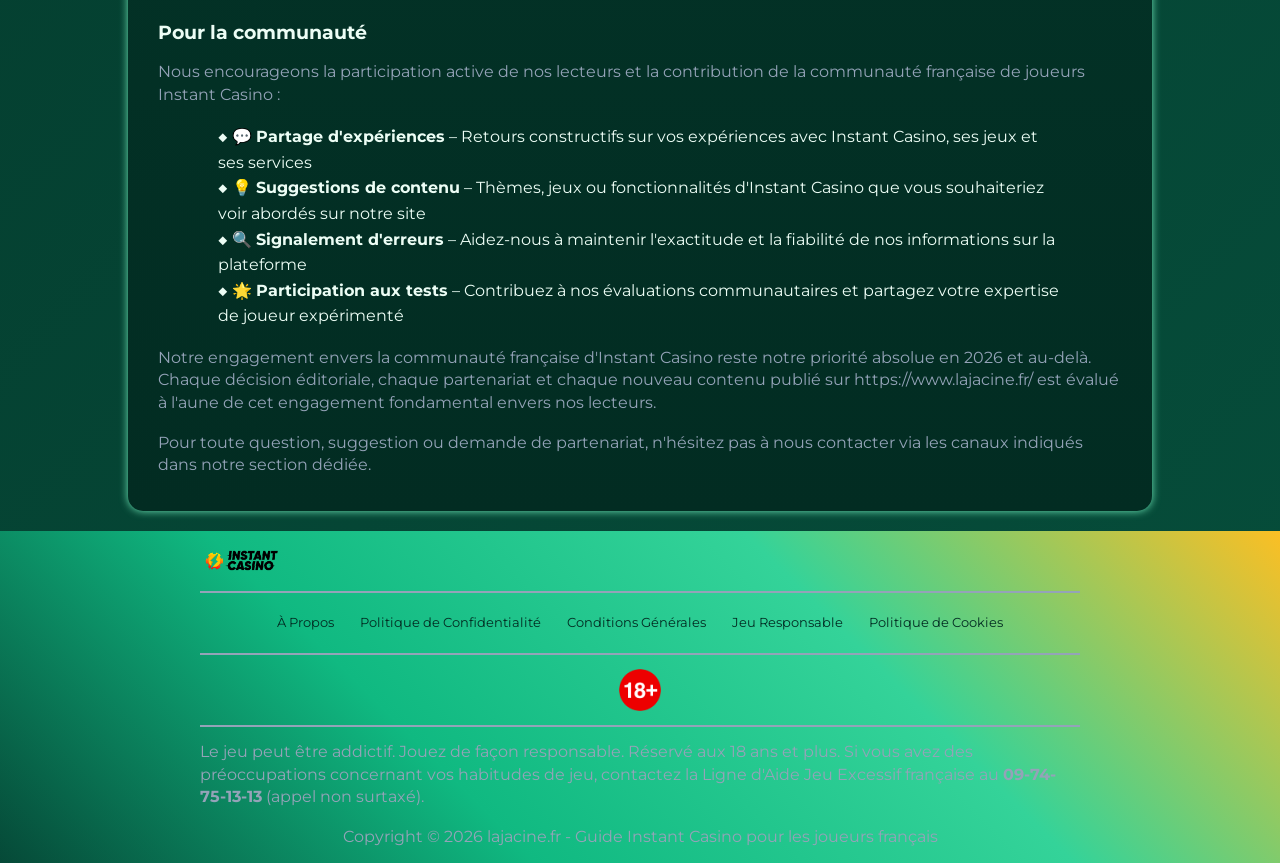
<file: about-us/index.html>
<!DOCTYPE html>
<html lang="fr">

<head>
    <meta charset="UTF-8">
    <meta name="viewport" content="width=device-width, initial-scale=1.0">
    <link rel="stylesheet" href="/style.css">
    <link rel="shortcut icon" href="/favicon.ico" type="image/x-icon">
    <title>Le Portail Leader du Jeu Instant Casino en France</title>
    <meta name="description"
        content="Découvrez tout sur Instant Casino sur lajacine.fr – conseils, guides, stratégies et dernières mises à jour pour les joueurs de toute la France.">
    <meta name="googlebot" content="index,follow,noarchive">

    <link rel="canonical" href="https://www.lajacine.fr/about-us/">

    <meta property="og:type" content="website" />
    <meta property="og:title" content="À Propos – Instant Casino France" />
    <meta property="og:description"
        content="Découvrez la mission et les valeurs de https://www.lajacine.fr/ – votre ressource ultime pour Instant Casino en France." />
    <meta property="og:url" content="https://www.lajacine.fr/about-us/" />
    <meta property="og:site_name" content="Instant Casino France" />
    <meta property="og:locale" content="fr_FR" />

    <meta name="twitter:card" content="summary" />
    <meta name="twitter:title" content="À Propos – Instant Casino France" />
    <meta name="twitter:description"
        content="Découvrez la mission et les valeurs de https://www.lajacine.fr/ – votre ressource ultime pour Instant Casino en France." />

    <script type="application/ld+json">
        {
            "@context": "https://schema.org",
            "@type": "WebPage",
            "name": "À Propos – Instant Casino France",
            "description": "Présentation de https://www.lajacine.fr/ – le portail leader pour Instant Casino en France",
            "url": "https://www.lajacine.fr/about-us/",
            "datePublished": "2026-01-10",
            "dateModified": "2026-01-10",
            "publisher": {
                "@type": "Organization",
                "name": "Instant Casino France",
                "logo": {
                    "@type": "ImageObject",
                    "url": "https://www.lajacine.fr/img/logo.webp"
                }
            }
        }
    </script>
</head>

<body>
    <header>
        <div class="logo-container">
            <a href="/">
                <img src="/img/logo.webp" alt="Instant Casino France Logo" width="100" height="80">
            </a>
            <a href="/play/" class="btn" rel="nofollow" content="noindex">JOUER MAINTENANT</a>

        </div>
        <hr>
        <nav class="navigation-list">
            <a href="/">Accueil</a>
            <a href="/privacy-policy/">Politique de Confidentialité</a>
            <a href="/terms-and-conditions/">Conditions Générales</a>
            <a href="/responsible-gambling/">Jeu Responsable</a>
            <a href="/cookie-policy/">Politique de Cookies</a>
        </nav>
    </header>

    <main>
        <div class="container-long">
            <hr class="title-line">
            <h1>Votre Guide Ultime pour Instant Casino en France</h1>

            <p><strong>Fondé en 2026 – Au service de la communauté française de joueurs Instant Casino</strong></p>

            <p>Bienvenue sur https://www.lajacine.fr/, la plateforme de référence dédiée exclusivement à Instant Casino
                pour les joueurs français. Notre mission est de fournir des informations complètes, actualisées et
                fiables pour accompagner chaque joueur dans son expérience sur Instant Casino, du débutant découvrant
                les mécanismes de la plateforme au joueur expérimenté recherchant des stratégies avancées pour optimiser
                ses gains. Nous sommes convaincus que chaque joueur en France mérite un accès à une information de
                qualité, honnête et parfaitement adaptée au marché local.</p>

            <h2>La Mission de Construire une Communauté Forte de Joueurs Instant Casino</h2>
            <p>Notre engagement envers la communauté française d'Instant Casino repose sur cinq piliers fondamentaux qui
                guident chacune de nos décisions éditoriales :</p>
            <ul>
                <li>🎯 <strong>Exactitude et fiabilité</strong> – Toutes nos informations sur Instant Casino sont
                    vérifiées et mises à jour régulièrement pour refléter la réalité de la plateforme</li>
                <li>🤝 <strong>Transparence totale</strong> – Nous présentons les avantages et les limites d'Instant
                    Casino sans exagération ni omission volontaire</li>
                <li>🇫🇷 <strong>Adaptation au marché français</strong> – Notre contenu est spécifiquement conçu pour
                    les joueurs résidant en France, avec des informations sur les paiements en euros (€) et la
                    réglementation locale</li>
                <li>🔒 <strong>Respect de la réglementation</strong> – Conformité totale avec les lois françaises et
                    européennes applicables aux jeux en ligne et à la protection des joueurs</li>
                <li>💡 <strong>Pédagogie continue</strong> – Des explications claires et accessibles à tous les niveaux
                    d'expérience pour permettre à chaque joueur de progresser sur Instant Casino</li>
            </ul>

            <p>Notre équipe réunit des experts du casino en ligne, des analystes de données et des joueurs expérimentés
                qui partagent une passion commune pour Instant Casino et un engagement sans faille envers l'exactitude
                et la qualité de l'information fournie aux joueurs français.</p>

            <h2>Comment Nous Testons les Jeux, Bonus et Fonctionnalités d'Instant Casino</h2>
            <p>Chaque aspect d'Instant Casino présenté sur notre site est rigoureusement testé selon une méthodologie
                précise et reproductible, garantissant la fiabilité de nos analyses :</p>

            <div class="table-wrapper">
                <table>
                    <tr>
                        <th>Élément Testé</th>
                        <th>Méthodologie</th>
                        <th>Critères d'Évaluation</th>
                    </tr>
                    <tr>
                        <td>Catalogue de jeux</td>
                        <td>Tests en mode démo et en argent réel sur Instant Casino</td>
                        <td>Fluidité, équité, diversité, RTP</td>
                    </tr>
                    <tr>
                        <td>Performances mobiles</td>
                        <td>Tests sur multiples appareils iOS et Android</td>
                        <td>Stabilité, consommation données, expérience utilisateur</td>
                    </tr>
                    <tr>
                        <td>Options de paiement en €</td>
                        <td>Vérification des méthodes de dépôt et retrait disponibles</td>
                        <td>Sécurité, rapidité des transactions, frais éventuels</td>
                    </tr>
                    <tr>
                        <td>Support client</td>
                        <td>Tests de réactivité, disponibilité et compétence</td>
                        <td>Délais de réponse, qualité, disponibilité en français</td>
                    </tr>
                    <tr>
                        <td>Bonus et promotions</td>
                        <td>Analyse approfondie des conditions de l'instant casino bonus</td>
                        <td>Transparence, valeur réelle, exigences de mise</td>
                    </tr>
                </table>
            </div>

            <p>Cette approche systématique et rigoureuse nous permet de garantir que toutes nos recommandations sur
                Instant Casino sont basées sur des tests concrets, une expérience réelle de la plateforme et une analyse
                approfondie des données collectées.</p>

            <h2>Fonctionnalités Clés de la Plateforme Instant Casino</h2>
            <p>Notre expertise couvre l'ensemble des aspects techniques et pratiques d'Instant Casino pour les joueurs
                en France :</p>
            <ol class="pink-circle-list">
                <li>
                    <p><strong>Sécurité et licence</strong> – Analyse détaillée des certifications, licences de jeu et
                        protocoles de sécurité mis en place par Instant Casino pour protéger ses joueurs</p>
                </li>
                <li>
                    <p><strong>Optimisation mobile</strong> – Évaluation complète des performances de l'instant casino
                        site sur iOS, Android et tous les navigateurs mobiles courants</p>
                </li>
                <li>
                    <p><strong>Gestion de bankroll</strong> – Stratégies de gestion du capital adaptées aux différents
                        profils de joueurs en France et aux spécificités d'Instant Casino</p>
                </li>
                <li>
                    <p><strong>Analyse des bonus</strong> – Étude approfondie des conditions, avantages et contraintes
                        de l'instant casino bonus pour maximiser la valeur réelle des offres</p>
                </li>
                <li>
                    <p><strong>Sécurité des transactions</strong> – Vérification des protocoles de protection des
                        données et de la sécurité des paiements en euros (€) sur Instant Casino</p>
                </li>
            </ol>

            <h2>Notre Approche d'Évaluation – Honnête, Perspicace et Centrée sur le Joueur</h2>
            <p>Contrairement à de nombreux sites qui se limitent à reproduire des informations promotionnelles, notre
                approche d'évaluation d'Instant Casino est fondée sur des critères objectifs et mesurables :</p>
            <ul>
                <li>📊 <strong>Données objectives</strong> – Métriques mesurables et vérifiables plutôt que simples
                    impressions subjectives ou informations fournies par l'opérateur</li>
                <li>⏱️ <strong>Tests à long terme</strong> – Évaluation d'Instant Casino sur plusieurs semaines, allant
                    bien au-delà des simples premières impressions</li>
                <li>👥 <strong>Feedback communautaire</strong> – Intégration des retours d'expérience de joueurs
                    français ayant utilisé la plateforme Instant Casino au quotidien</li>
                <li>⚖️ <strong>Comparaisons équitables</strong> – Critères d'évaluation identiques appliqués à toutes
                    les plateformes pour garantir des comparaisons pertinentes</li>
                <li>🔄 <strong>Mises à jour régulières</strong> – Réévaluation continue de nos contenus pour refléter
                    les évolutions constantes d'Instant Casino en 2026</li>
            </ul>

            <p>Nous refusons toute influence commerciale susceptible de compromettre notre indépendance éditoriale. Nos
                recommandations sur Instant Casino sont toujours basées sur ce qui est réellement le meilleur pour les
                joueurs français, sans concession.</p>

            <h2>Opportunités de Partenariat et de Support avec https://www.lajacine.fr/</h2>
            <p>Nous sommes ouverts aux collaborations qui respectent nos valeurs fondamentales et notre engagement
                envers la communauté française de joueurs Instant Casino :</p>

            <h3>Pour les plateformes de jeu</h3>
            <p>Nous collaborons avec des opérateurs agréés qui partagent notre engagement envers l'excellence et la
                protection des joueurs en France :</p>
            <ol class="pink-circle-list">
                <li>
                    <p>La transparence totale sur les conditions de jeu, les bonus et les exigences de mise applicables
                    </p>
                </li>
                <li>
                    <p>Le jeu responsable, la protection des joueurs vulnérables et le respect des limites individuelles
                    </p>
                </li>
                <li>
                    <p>L'excellence du support client disponible en langue française et réactif aux besoins des joueurs
                    </p>
                </li>
                <li>
                    <p>L'innovation technologique continue au service d'une expérience utilisateur toujours plus
                        qualitative sur Instant Casino</p>
                </li>
            </ol>

            <h3>Pour la communauté</h3>
            <p>Nous encourageons la participation active de nos lecteurs et la contribution de la communauté française
                de joueurs Instant Casino :</p>
            <ul>
                <li>💬 <strong>Partage d'expériences</strong> – Retours constructifs sur vos expériences avec Instant
                    Casino, ses jeux et ses services</li>
                <li>💡 <strong>Suggestions de contenu</strong> – Thèmes, jeux ou fonctionnalités d'Instant Casino que
                    vous souhaiteriez voir abordés sur notre site</li>
                <li>🔍 <strong>Signalement d'erreurs</strong> – Aidez-nous à maintenir l'exactitude et la fiabilité de
                    nos informations sur la plateforme</li>
                <li>🌟 <strong>Participation aux tests</strong> – Contribuez à nos évaluations communautaires et
                    partagez votre expertise de joueur expérimenté</li>
            </ul>

            <p>Notre engagement envers la communauté française d'Instant Casino reste notre priorité absolue en 2026 et
                au-delà. Chaque décision éditoriale, chaque partenariat et chaque nouveau contenu publié sur
                https://www.lajacine.fr/ est évalué à l'aune de cet engagement fondamental envers nos lecteurs.</p>

            <p>Pour toute question, suggestion ou demande de partenariat, n'hésitez pas à nous contacter via les canaux
                indiqués dans notre section dédiée.</p>
        </div>
    </main>

    <footer>
        <a href="/">
            <img src="/img/logo.webp" alt="Instant Casino France" width="80" height="80">
        </a>
        <hr class="faq-hr">
        <div class="flex-wrapper">
            <a href="/about-us/">À Propos</a>
            <a href="/privacy-policy/">Politique de Confidentialité</a>
            <a href="/terms-and-conditions/">Conditions Générales</a>
            <a href="/responsible-gambling/">Jeu Responsable</a>
            <a href="/cookie-policy/">Politique de Cookies</a>
        </div>
        <hr class="faq-hr">
        <img src="/img/18-icon.webp" alt="18+ Icon" width="50" height="50">
        <hr class="faq-hr">
        <p>
            Le jeu peut être addictif. Jouez de façon responsable. Réservé aux 18 ans et plus. Si vous avez des
            préoccupations concernant vos habitudes de jeu, contactez la Ligne d'Aide Jeu Excessif française au
            <strong>09-74-75-13-13</strong> (appel non surtaxé).
        </p>
        <p>
            Copyright © 2026 lajacine.fr - Guide Instant Casino pour les joueurs français
        </p>
    </footer>
</body>

</html>
</file>
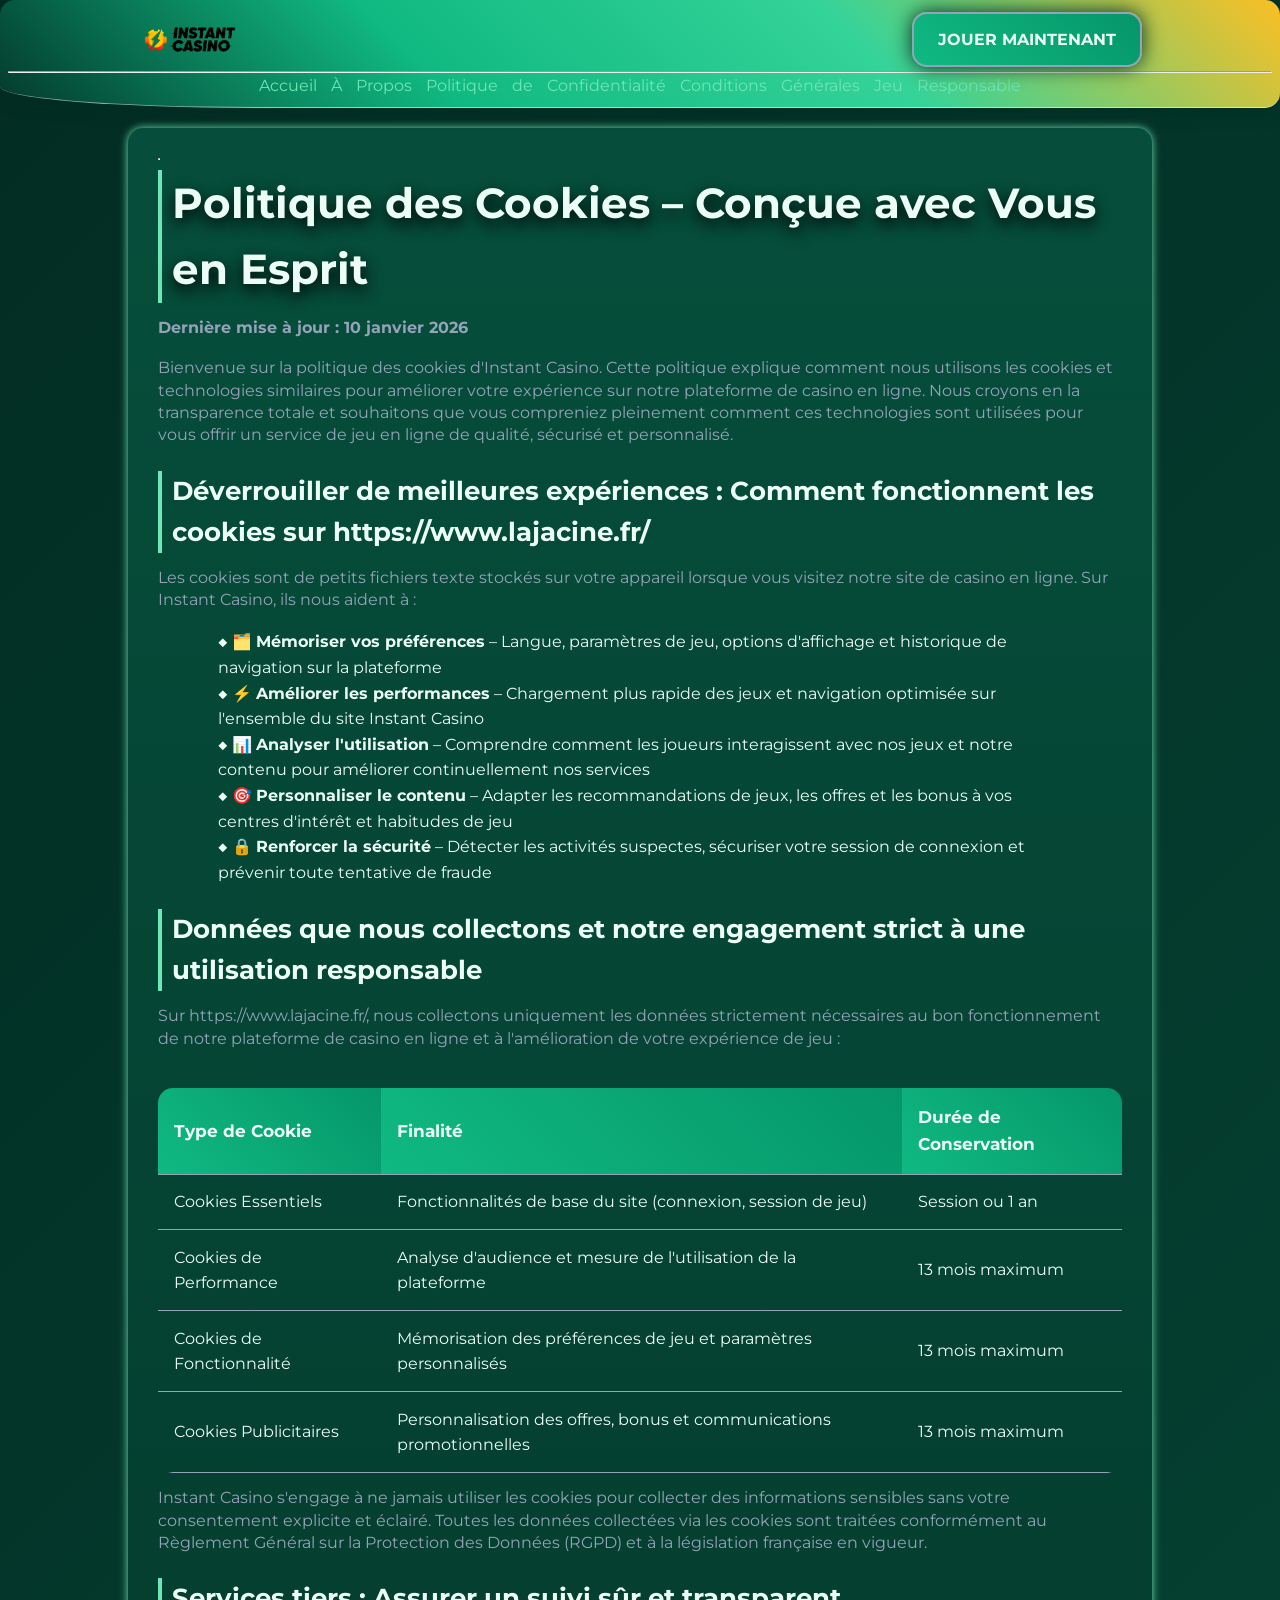
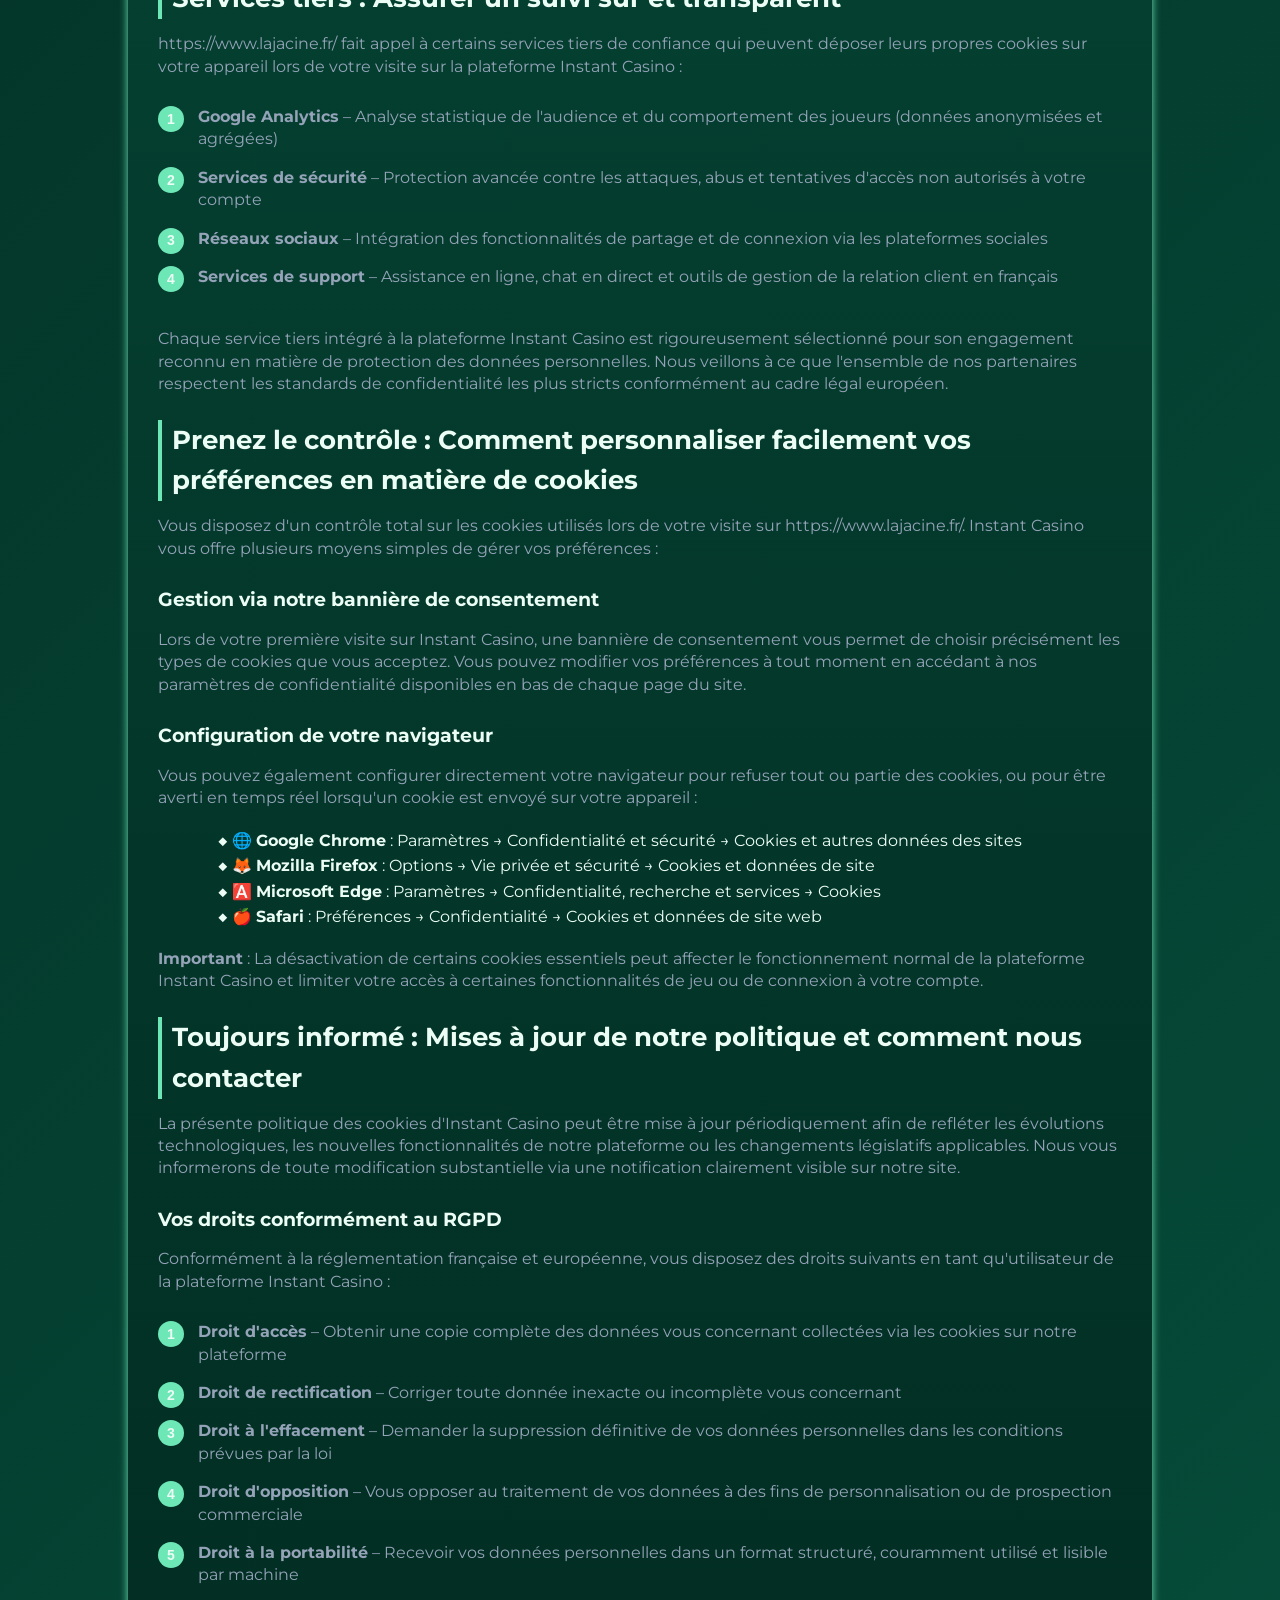
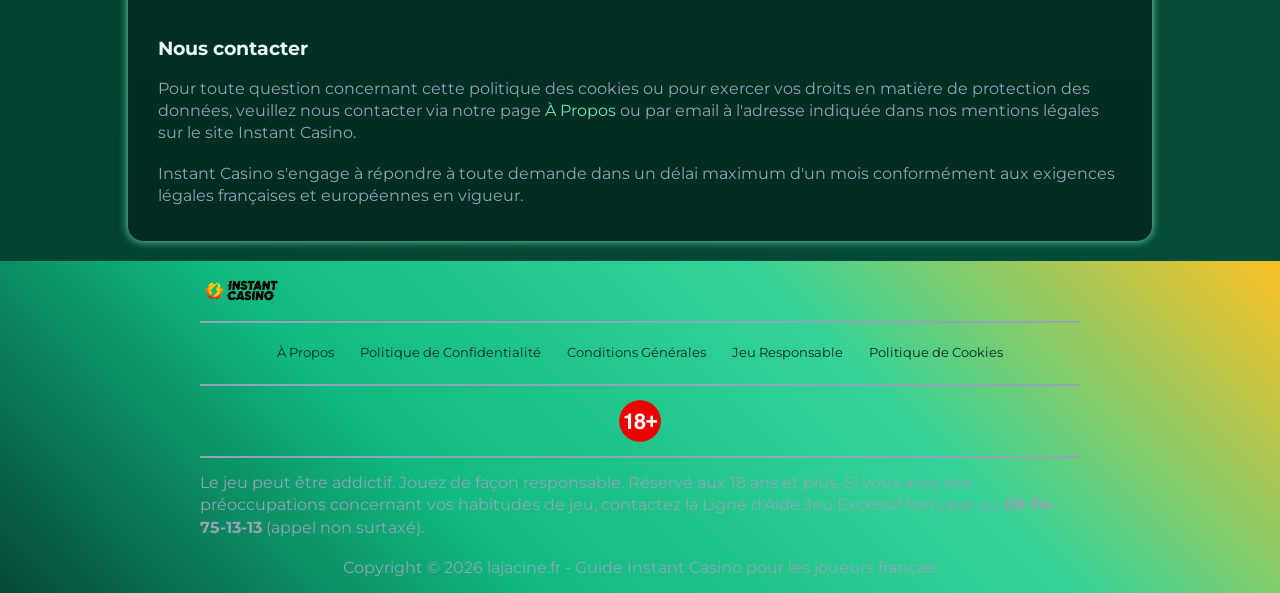
<file: cookie-policy/index.html>
<!DOCTYPE html>
<html lang="fr">

<head>
    <meta charset="UTF-8">
    <meta name="viewport" content="width=device-width, initial-scale=1.0">
    <link rel="stylesheet" href="/style.css">
    <link rel="shortcut icon" href="/favicon.ico" type="image/x-icon">
    <title>Votre confidentialité est notre priorité absolue – Instant Casino</title>
    <meta name="description"
        content="Sur https://www.lajacine.fr/, nous nous engageons à protéger vos données. Découvrez comment les cookies améliorent votre expérience tout en garantissant la sécurité et la transparence de vos informations personnelles.">
    <meta name="googlebot" content="index,follow,noarchive">

    <link rel="canonical" href="https://www.lajacine.fr/cookie-policy/">

    <meta property="og:type" content="website" />
    <meta property="og:title" content="Politique des Cookies – Instant Casino France" />
    <meta property="og:description"
        content="Comment https://www.lajacine.fr/ utilise les cookies pour améliorer votre expérience utilisateur en toute transparence." />
    <meta property="og:url" content="https://www.lajacine.fr/cookie-policy/" />
    <meta property="og:site_name" content="Instant Casino France" />
    <meta property="og:locale" content="fr_FR" />

    <meta name="twitter:card" content="summary" />
    <meta name="twitter:title" content="Politique des Cookies – Instant Casino France" />
    <meta name="twitter:description"
        content="Comment https://www.lajacine.fr/ utilise les cookies pour améliorer votre expérience utilisateur en toute transparence." />

    <script type="application/ld+json">
        {
            "@context": "https://schema.org",
            "@type": "WebPage",
            "name": "Politique des Cookies – Instant Casino France",
            "description": "Politique d'utilisation des cookies sur https://www.lajacine.fr/",
            "url": "https://www.lajacine.fr/cookie-policy/",
            "datePublished": "2026-01-10",
            "dateModified": "2026-01-10",
            "publisher": {
                "@type": "Organization",
                "name": "Instant Casino France",
                "logo": {
                    "@type": "ImageObject",
                    "url": "https://www.lajacine.fr/img/logo.webp"
                }
            }
        }
    </script>
</head>

<body>
    <header>
        <div class="logo-container">
            <a href="/">
                <img src="/img/logo.webp" alt="Instant Casino France Logo" width="100" height="80">
            </a>
            <a href="/play/" class="btn" rel="nofollow" content="noindex">JOUER MAINTENANT</a>

        </div>
        <hr>
        <nav class="navigation-list">
            <a href="/">Accueil</a>
            <a href="/about-us/">À Propos</a>
            <a href="/privacy-policy/">Politique de Confidentialité</a>
            <a href="/terms-and-conditions/">Conditions Générales</a>
            <a href="/responsible-gambling/">Jeu Responsable</a>
        </nav>
    </header>

    <main>
        <div class="container-long">
            <hr class="title-line">
            <h1>Politique des Cookies – Conçue avec Vous en Esprit</h1>

            <p><strong>Dernière mise à jour : 10 janvier 2026</strong></p>

            <p>Bienvenue sur la politique des cookies d'Instant Casino. Cette politique explique comment nous utilisons
                les cookies et technologies similaires pour améliorer votre expérience sur notre plateforme de casino en
                ligne. Nous croyons en la transparence totale et souhaitons que vous compreniez pleinement comment ces
                technologies sont utilisées pour vous offrir un service de jeu en ligne de qualité, sécurisé et
                personnalisé.</p>

            <h2>Déverrouiller de meilleures expériences : Comment fonctionnent les cookies sur https://www.lajacine.fr/
            </h2>
            <p>Les cookies sont de petits fichiers texte stockés sur votre appareil lorsque vous visitez notre site de
                casino en ligne. Sur Instant Casino, ils nous aident à :</p>
            <ul>
                <li>🗂️ <strong>Mémoriser vos préférences</strong> – Langue, paramètres de jeu, options d'affichage et
                    historique de navigation sur la plateforme</li>
                <li>⚡ <strong>Améliorer les performances</strong> – Chargement plus rapide des jeux et navigation
                    optimisée sur l'ensemble du site Instant Casino</li>
                <li>📊 <strong>Analyser l'utilisation</strong> – Comprendre comment les joueurs interagissent avec nos
                    jeux et notre contenu pour améliorer continuellement nos services</li>
                <li>🎯 <strong>Personnaliser le contenu</strong> – Adapter les recommandations de jeux, les offres et
                    les bonus à vos centres d'intérêt et habitudes de jeu</li>
                <li>🔒 <strong>Renforcer la sécurité</strong> – Détecter les activités suspectes, sécuriser votre
                    session de connexion et prévenir toute tentative de fraude</li>
            </ul>

            <h2>Données que nous collectons et notre engagement strict à une utilisation responsable</h2>
            <p>Sur https://www.lajacine.fr/, nous collectons uniquement les données strictement nécessaires au bon
                fonctionnement de notre plateforme de casino en ligne et à l'amélioration de votre expérience de jeu :
            </p>

            <div class="table-wrapper">
                <table>
                    <tr>
                        <th>Type de Cookie</th>
                        <th>Finalité</th>
                        <th>Durée de Conservation</th>
                    </tr>
                    <tr>
                        <td>Cookies Essentiels</td>
                        <td>Fonctionnalités de base du site (connexion, session de jeu)</td>
                        <td>Session ou 1 an</td>
                    </tr>
                    <tr>
                        <td>Cookies de Performance</td>
                        <td>Analyse d'audience et mesure de l'utilisation de la plateforme</td>
                        <td>13 mois maximum</td>
                    </tr>
                    <tr>
                        <td>Cookies de Fonctionnalité</td>
                        <td>Mémorisation des préférences de jeu et paramètres personnalisés</td>
                        <td>13 mois maximum</td>
                    </tr>
                    <tr>
                        <td>Cookies Publicitaires</td>
                        <td>Personnalisation des offres, bonus et communications promotionnelles</td>
                        <td>13 mois maximum</td>
                    </tr>
                </table>
            </div>

            <p>Instant Casino s'engage à ne jamais utiliser les cookies pour collecter des informations sensibles sans
                votre consentement explicite et éclairé. Toutes les données collectées via les cookies sont traitées
                conformément au Règlement Général sur la Protection des Données (RGPD) et à la législation française en
                vigueur.</p>

            <h2>Services tiers : Assurer un suivi sûr et transparent</h2>
            <p>https://www.lajacine.fr/ fait appel à certains services tiers de confiance qui peuvent déposer leurs
                propres cookies sur votre appareil lors de votre visite sur la plateforme Instant Casino :</p>
            <ol class="pink-circle-list">
                <li>
                    <p><strong>Google Analytics</strong> – Analyse statistique de l'audience et du comportement des
                        joueurs (données anonymisées et agrégées)</p>
                </li>
                <li>
                    <p><strong>Services de sécurité</strong> – Protection avancée contre les attaques, abus et
                        tentatives d'accès non autorisés à votre compte</p>
                </li>
                <li>
                    <p><strong>Réseaux sociaux</strong> – Intégration des fonctionnalités de partage et de connexion via
                        les plateformes sociales</p>
                </li>
                <li>
                    <p><strong>Services de support</strong> – Assistance en ligne, chat en direct et outils de gestion
                        de la relation client en français</p>
                </li>
            </ol>

            <p>Chaque service tiers intégré à la plateforme Instant Casino est rigoureusement sélectionné pour son
                engagement reconnu en matière de protection des données personnelles. Nous veillons à ce que l'ensemble
                de nos partenaires respectent les standards de confidentialité les plus stricts conformément au cadre
                légal européen.</p>

            <h2>Prenez le contrôle : Comment personnaliser facilement vos préférences en matière de cookies</h2>
            <p>Vous disposez d'un contrôle total sur les cookies utilisés lors de votre visite sur
                https://www.lajacine.fr/. Instant Casino vous offre plusieurs moyens simples de gérer vos préférences :
            </p>

            <h3>Gestion via notre bannière de consentement</h3>
            <p>Lors de votre première visite sur Instant Casino, une bannière de consentement vous permet de choisir
                précisément les types de cookies que vous acceptez. Vous pouvez modifier vos préférences à tout moment
                en accédant à nos paramètres de confidentialité disponibles en bas de chaque page du site.</p>

            <h3>Configuration de votre navigateur</h3>
            <p>Vous pouvez également configurer directement votre navigateur pour refuser tout ou partie des cookies, ou
                pour être averti en temps réel lorsqu'un cookie est envoyé sur votre appareil :</p>
            <ul>
                <li>🌐 <strong>Google Chrome</strong> : Paramètres → Confidentialité et sécurité → Cookies et autres
                    données des sites</li>
                <li>🦊 <strong>Mozilla Firefox</strong> : Options → Vie privée et sécurité → Cookies et données de site
                </li>
                <li>🅰️ <strong>Microsoft Edge</strong> : Paramètres → Confidentialité, recherche et services → Cookies
                </li>
                <li>🍎 <strong>Safari</strong> : Préférences → Confidentialité → Cookies et données de site web</li>
            </ul>

            <p><strong>Important</strong> : La désactivation de certains cookies essentiels peut affecter le
                fonctionnement normal de la plateforme Instant Casino et limiter votre accès à certaines fonctionnalités
                de jeu ou de connexion à votre compte.</p>

            <h2>Toujours informé : Mises à jour de notre politique et comment nous contacter</h2>
            <p>La présente politique des cookies d'Instant Casino peut être mise à jour périodiquement afin de refléter
                les évolutions technologiques, les nouvelles fonctionnalités de notre plateforme ou les changements
                législatifs applicables. Nous vous informerons de toute modification substantielle via une notification
                clairement visible sur notre site.</p>

            <h3>Vos droits conformément au RGPD</h3>
            <p>Conformément à la réglementation française et européenne, vous disposez des droits suivants en tant
                qu'utilisateur de la plateforme Instant Casino :</p>
            <ol class="pink-circle-list">
                <li>
                    <p><strong>Droit d'accès</strong> – Obtenir une copie complète des données vous concernant
                        collectées via les cookies sur notre plateforme</p>
                </li>
                <li>
                    <p><strong>Droit de rectification</strong> – Corriger toute donnée inexacte ou incomplète vous
                        concernant</p>
                </li>
                <li>
                    <p><strong>Droit à l'effacement</strong> – Demander la suppression définitive de vos données
                        personnelles dans les conditions prévues par la loi</p>
                </li>
                <li>
                    <p><strong>Droit d'opposition</strong> – Vous opposer au traitement de vos données à des fins de
                        personnalisation ou de prospection commerciale</p>
                </li>
                <li>
                    <p><strong>Droit à la portabilité</strong> – Recevoir vos données personnelles dans un format
                        structuré, couramment utilisé et lisible par machine</p>
                </li>
            </ol>

            <h3>Nous contacter</h3>
            <p>Pour toute question concernant cette politique des cookies ou pour exercer vos droits en matière de
                protection des données, veuillez nous contacter via notre page <a href="/about-us/">À Propos</a> ou par
                email à l'adresse indiquée dans nos mentions légales sur le site Instant Casino.</p>

            <p>Instant Casino s'engage à répondre à toute demande dans un délai maximum d'un mois conformément aux
                exigences légales françaises et européennes en vigueur.</p>
        </div>
    </main>

    <footer>
        <a href="/">
            <img src="/img/logo.webp" alt="Instant Casino France" width="80" height="80">
        </a>
        <hr class="faq-hr">
        <div class="flex-wrapper">
            <a href="/about-us/">À Propos</a>
            <a href="/privacy-policy/">Politique de Confidentialité</a>
            <a href="/terms-and-conditions/">Conditions Générales</a>
            <a href="/responsible-gambling/">Jeu Responsable</a>
            <a href="/cookie-policy/">Politique de Cookies</a>
        </div>
        <hr class="faq-hr">
        <img src="/img/18-icon.webp" alt="18+ Icon" width="50" height="50">
        <hr class="faq-hr">
        <p>
            Le jeu peut être addictif. Jouez de façon responsable. Réservé aux 18 ans et plus. Si vous avez des
            préoccupations concernant vos habitudes de jeu, contactez la Ligne d'Aide Jeu Excessif française au
            <strong>09-74-75-13-13</strong> (appel non surtaxé).
        </p>
        <p>
            Copyright © 2026 lajacine.fr - Guide Instant Casino pour les joueurs français
        </p>
    </footer>
</body>

</html>
</file>
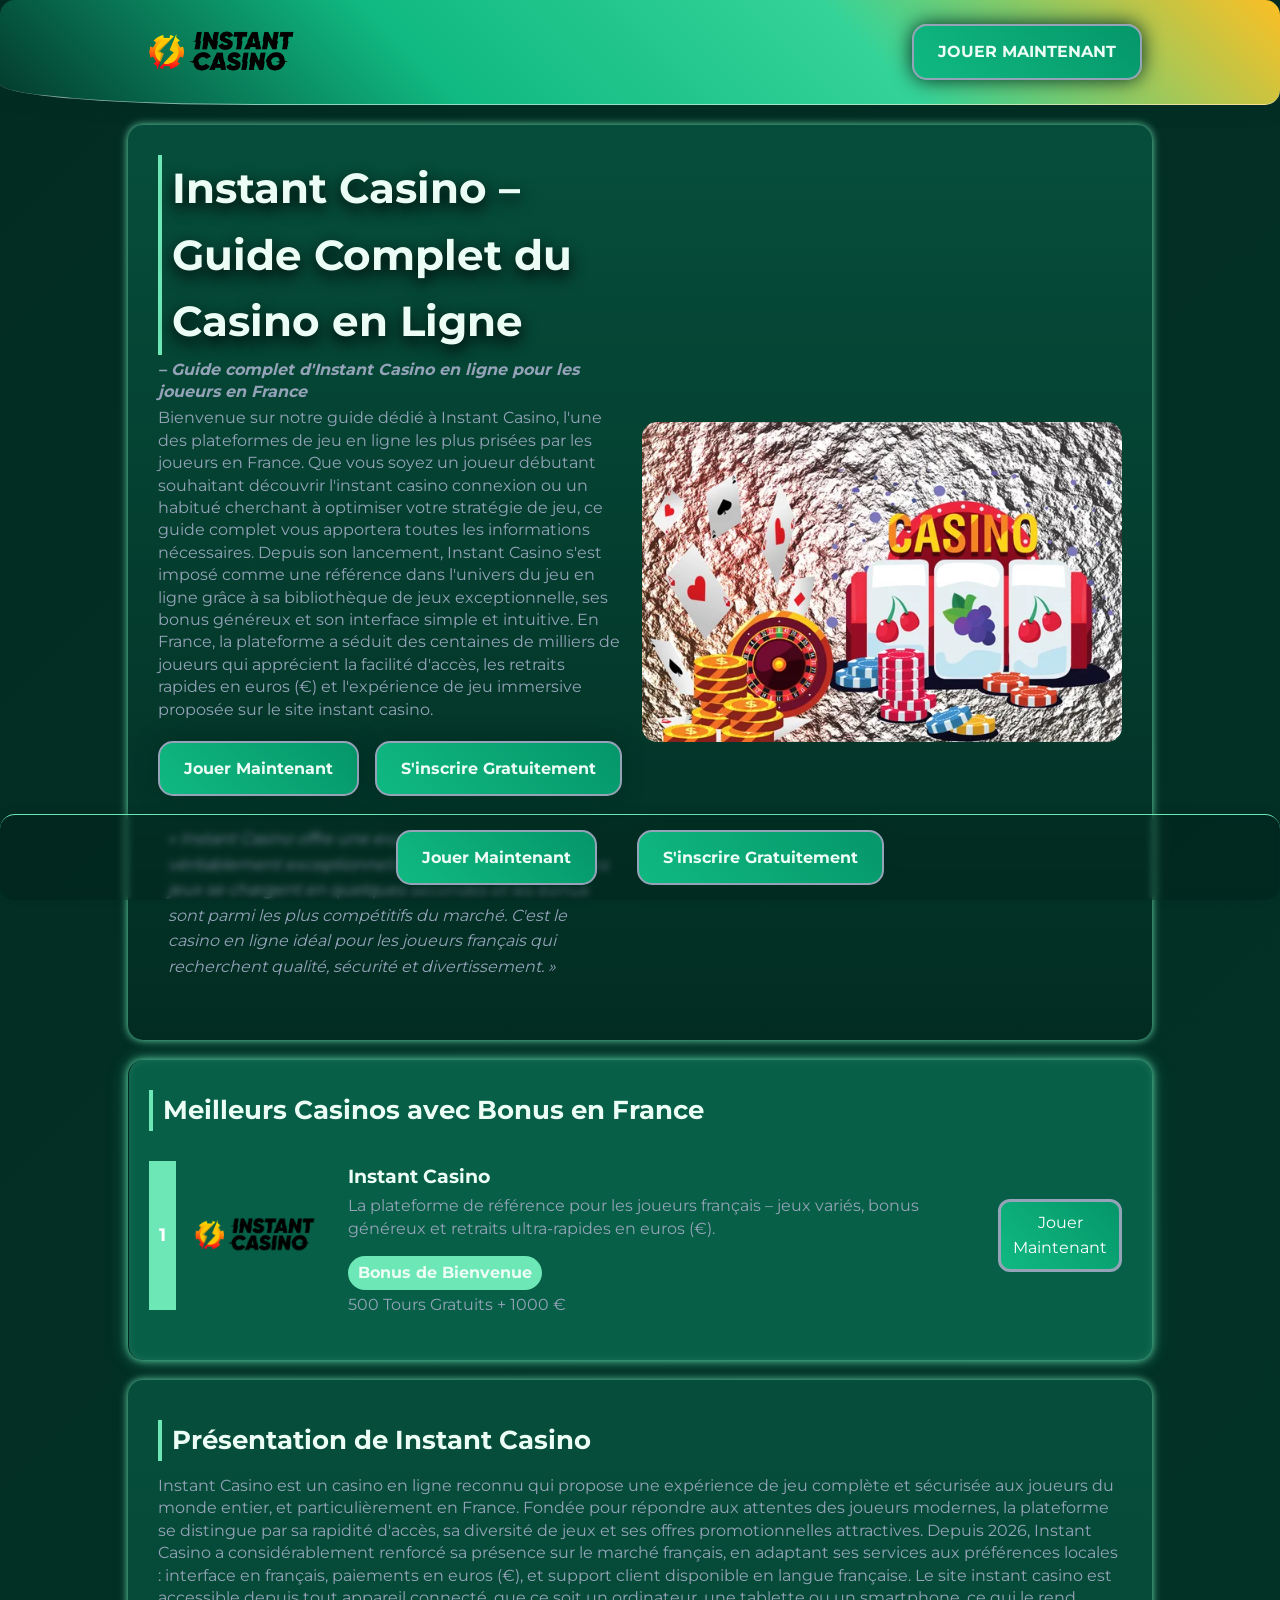
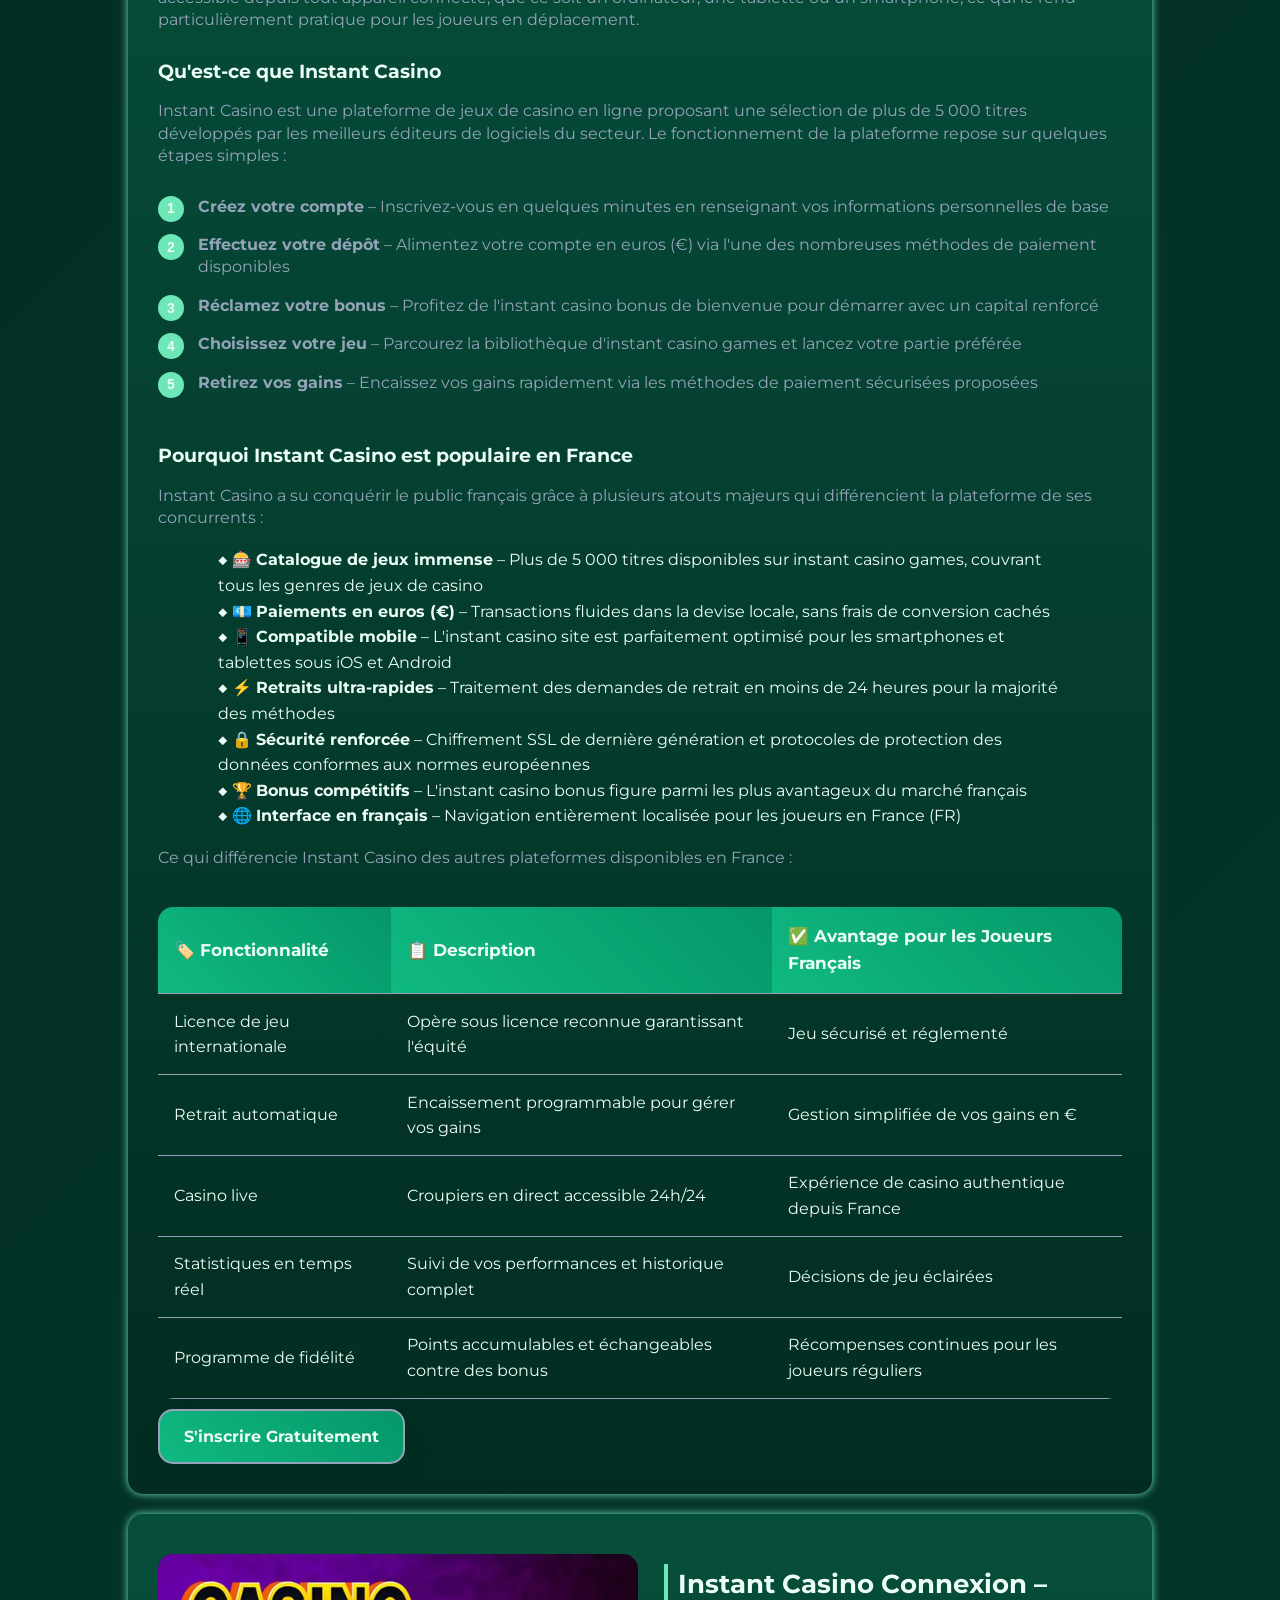
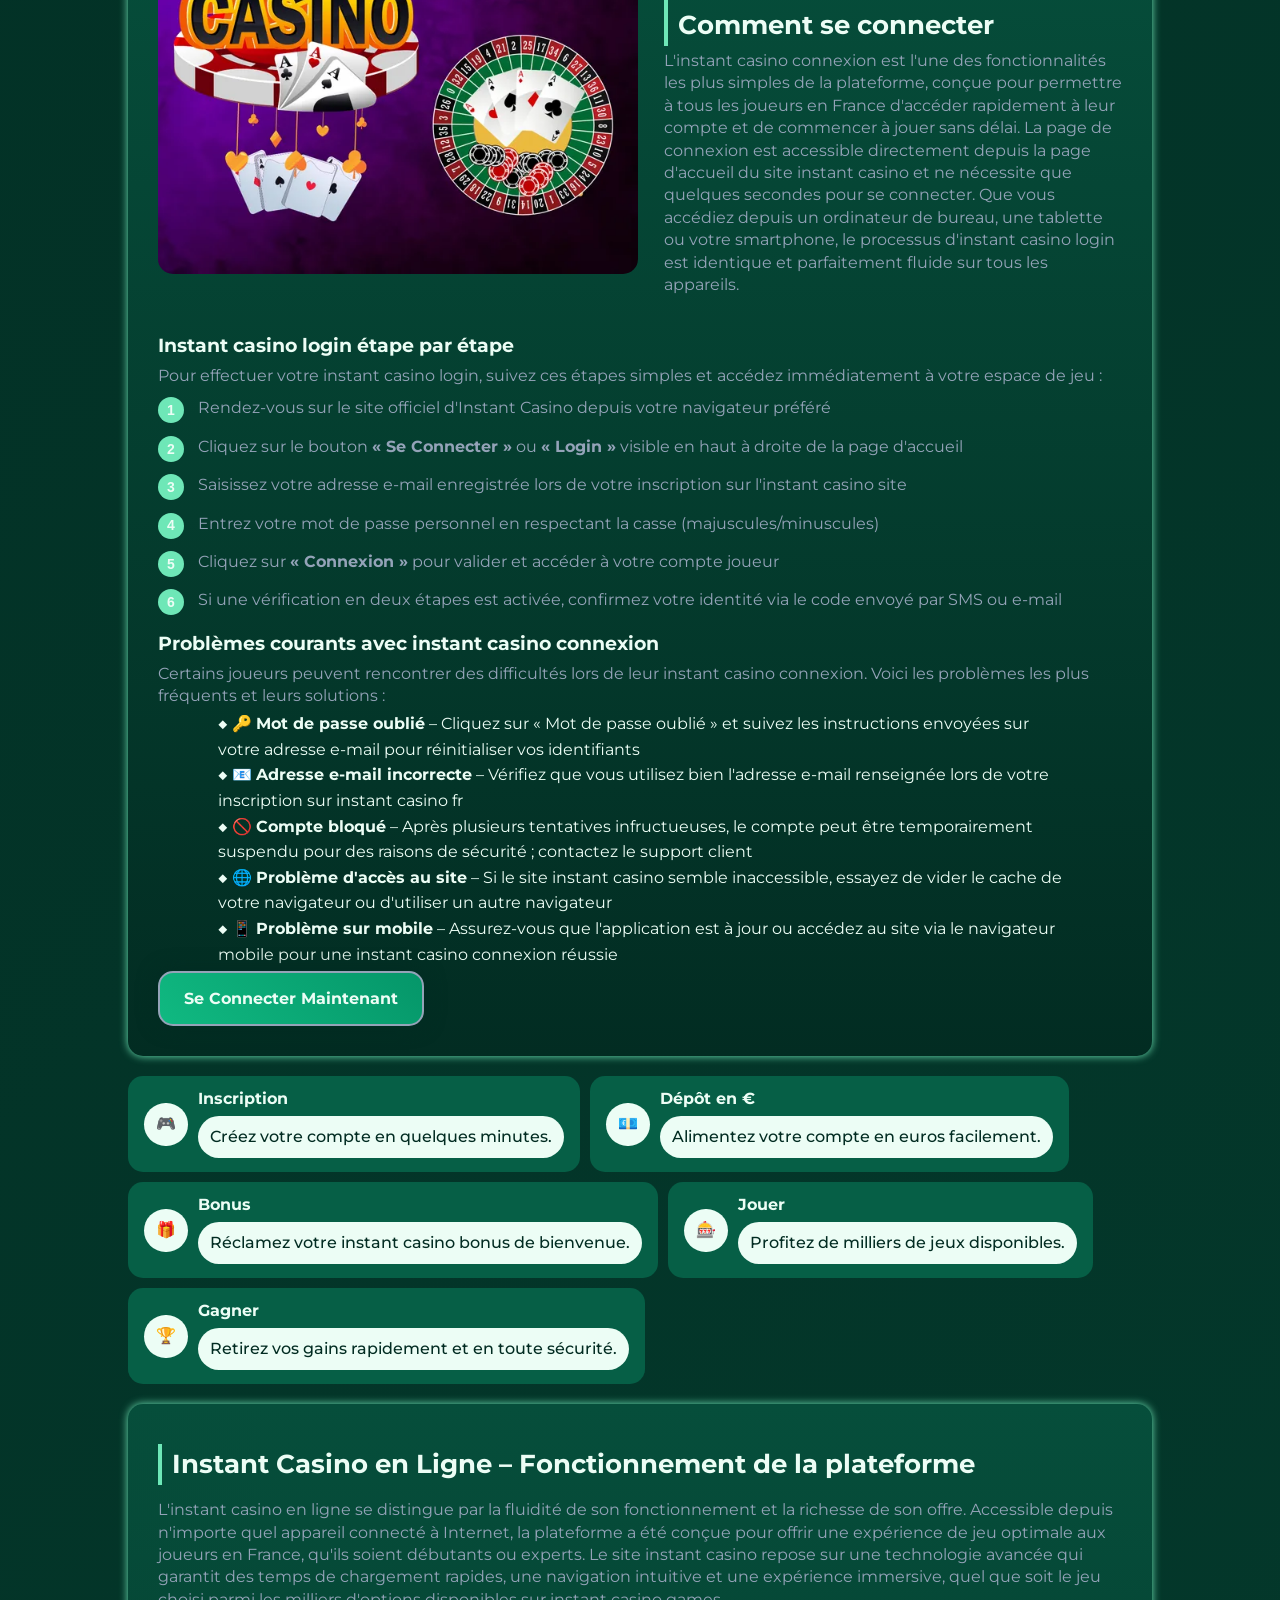
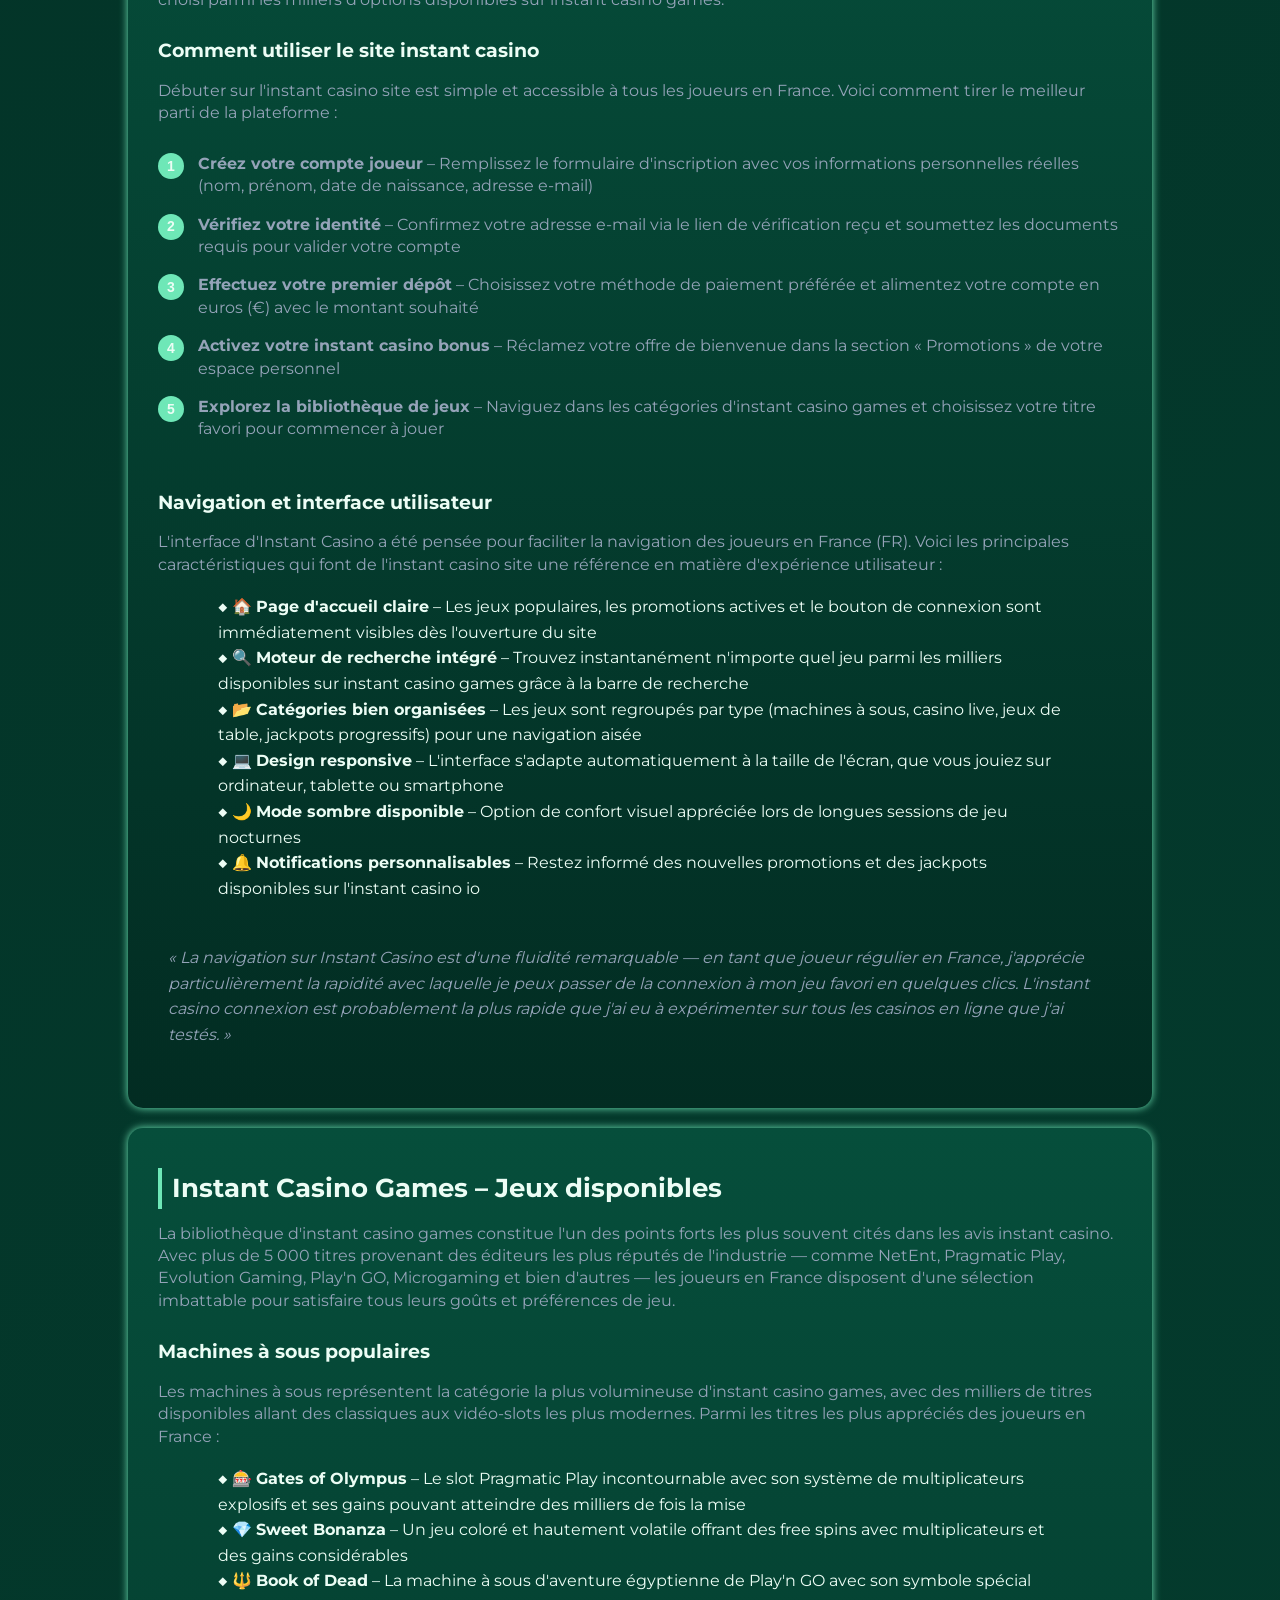
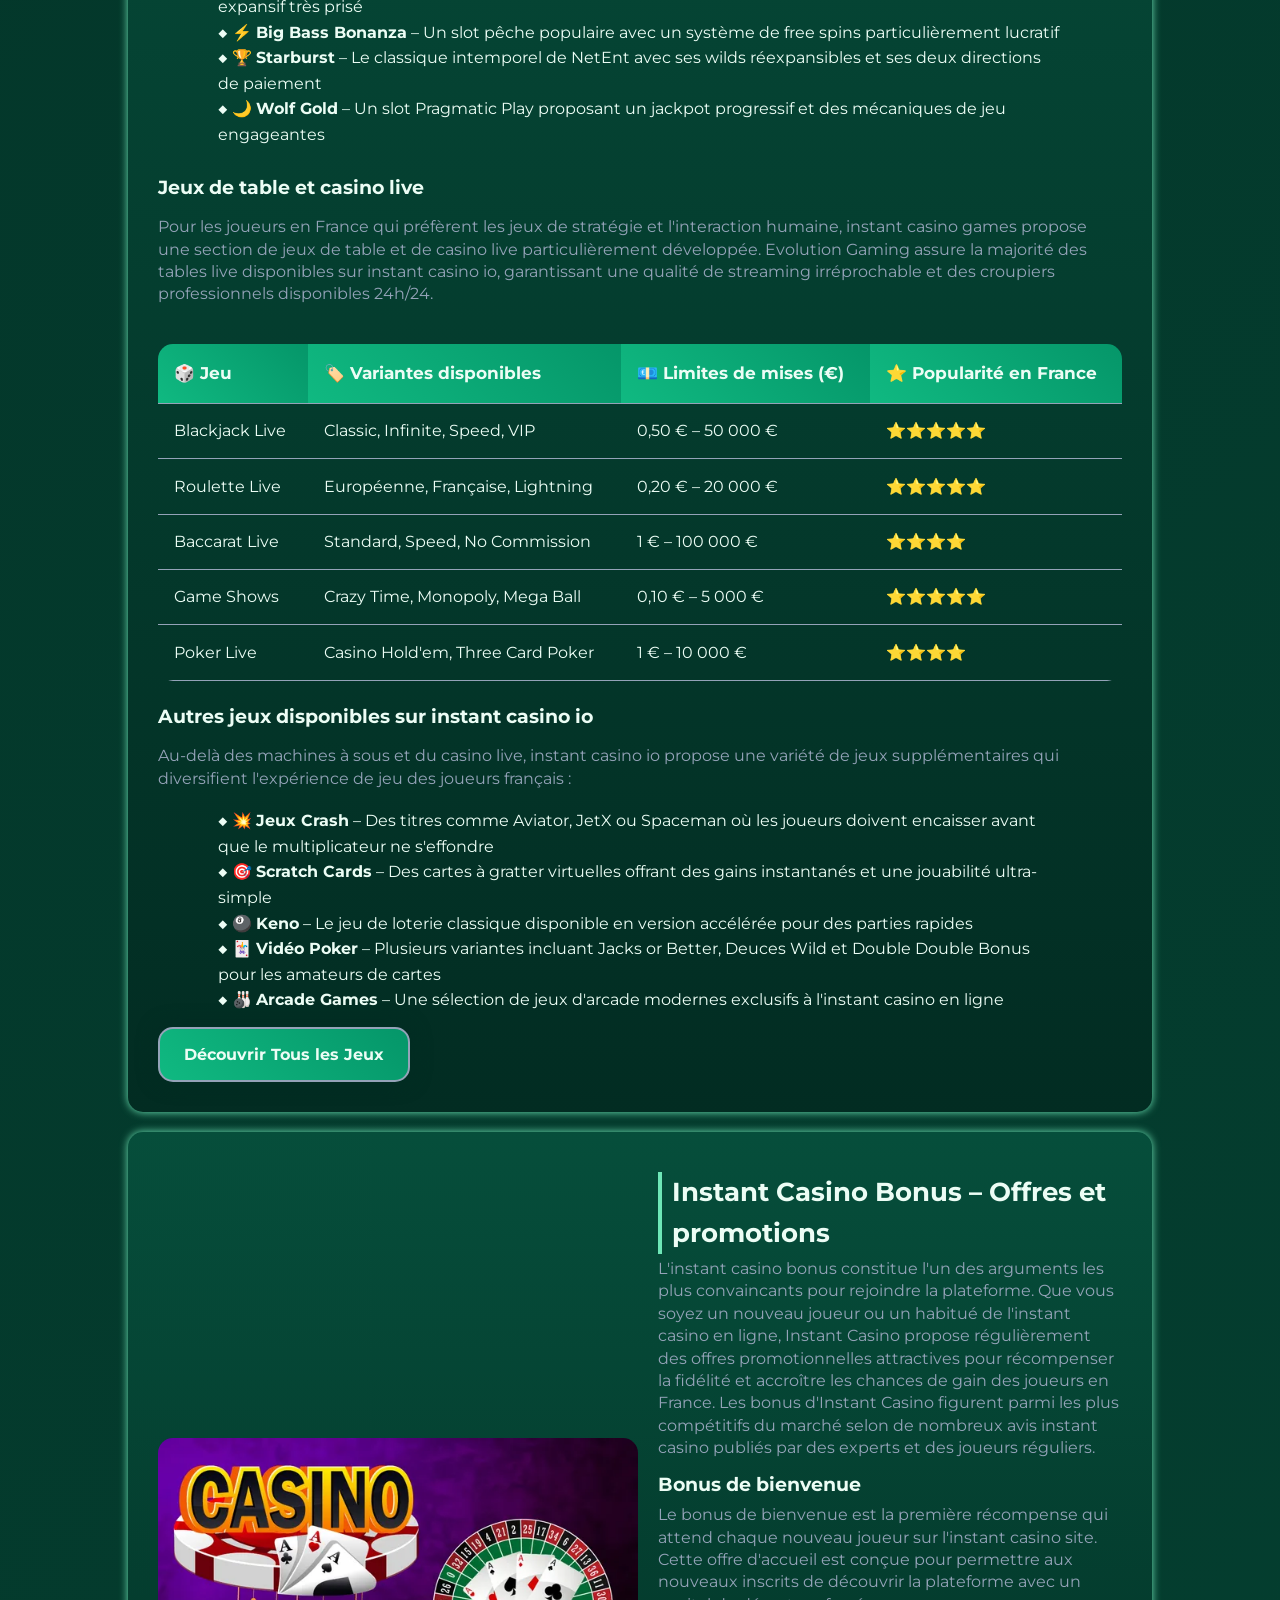
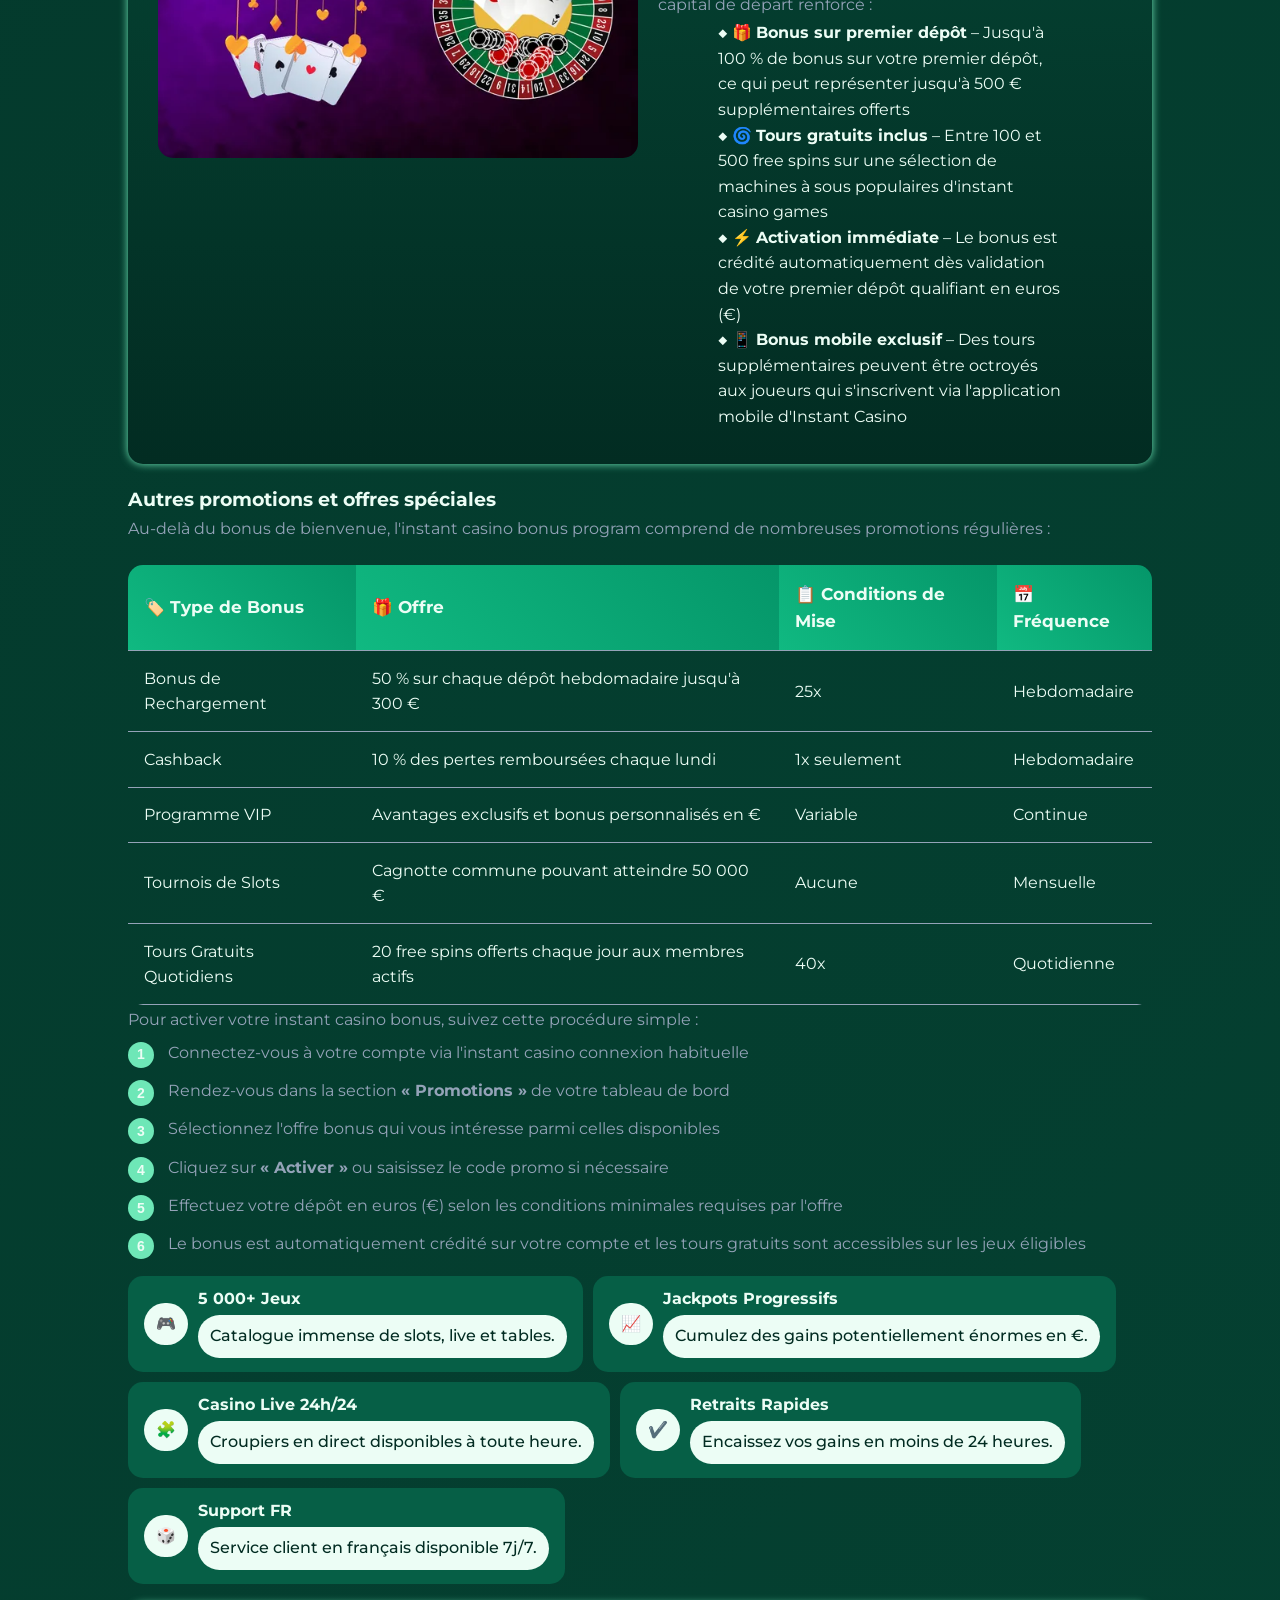
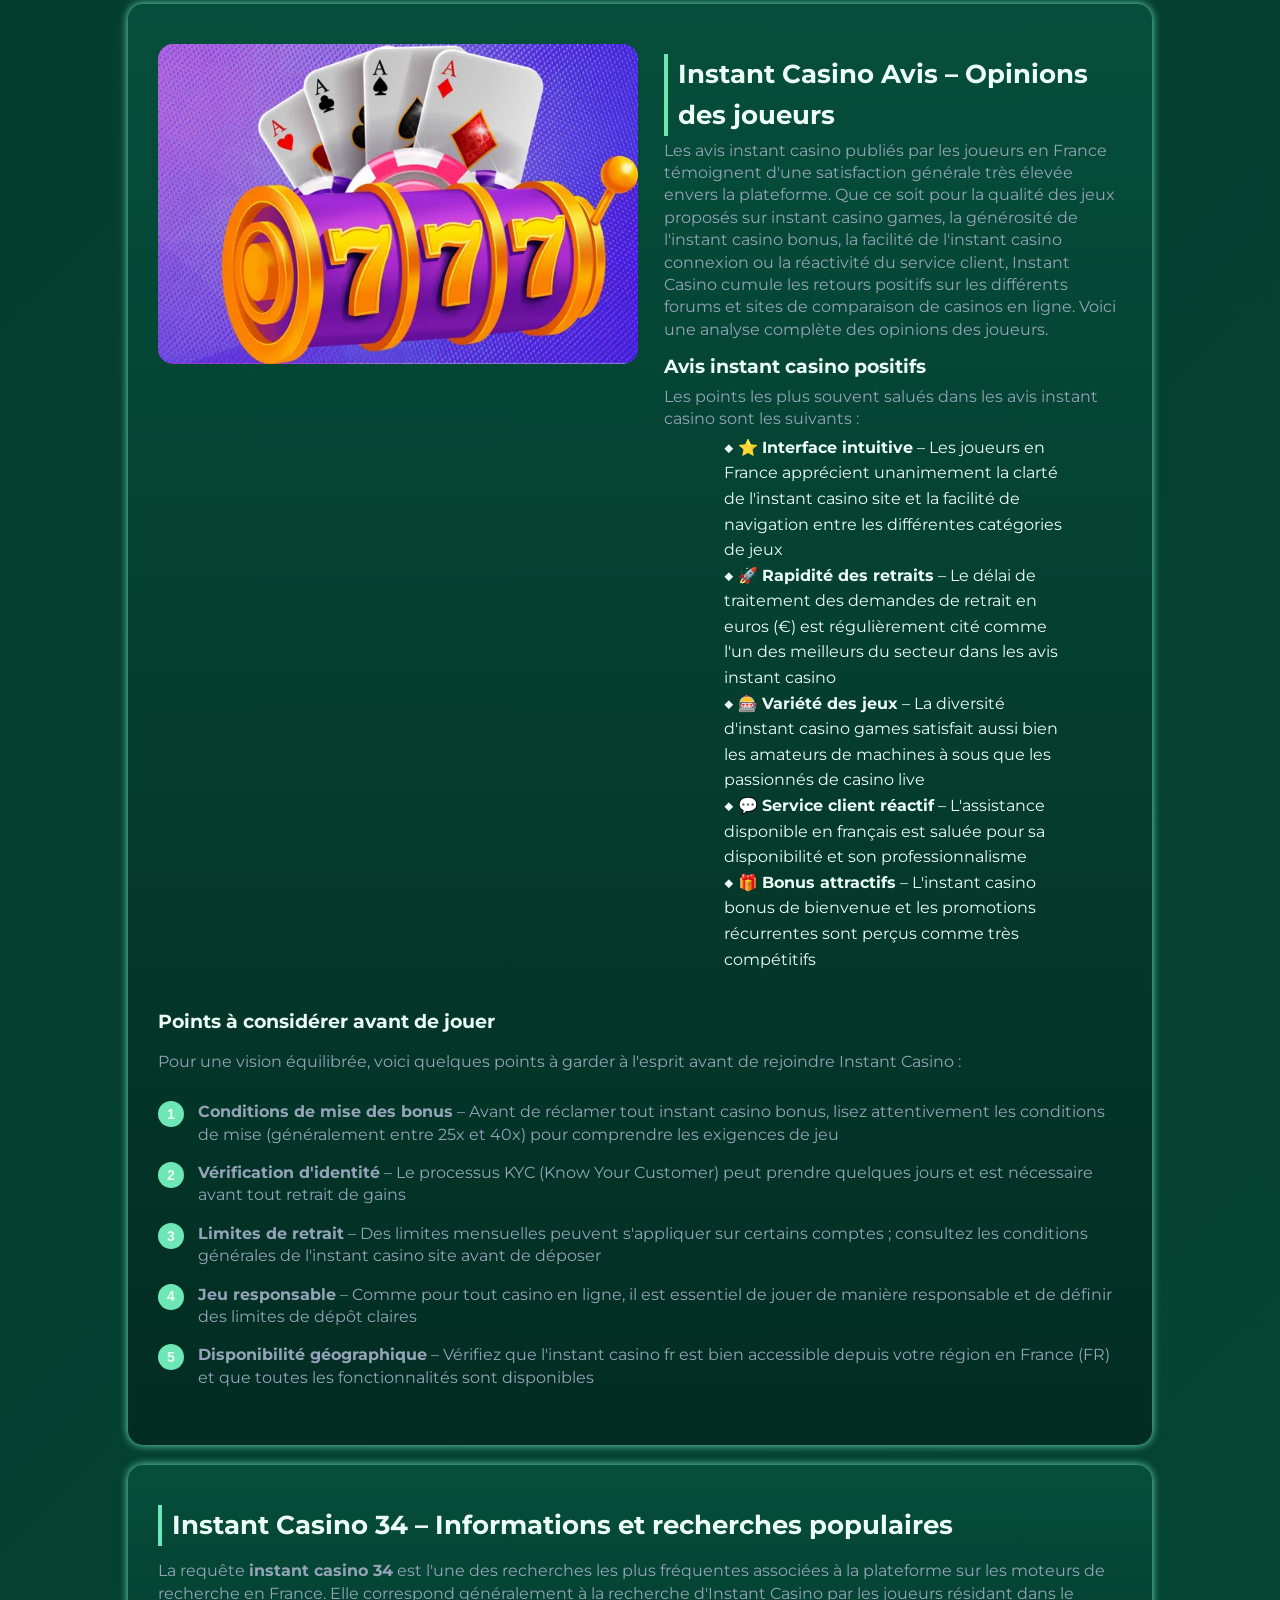
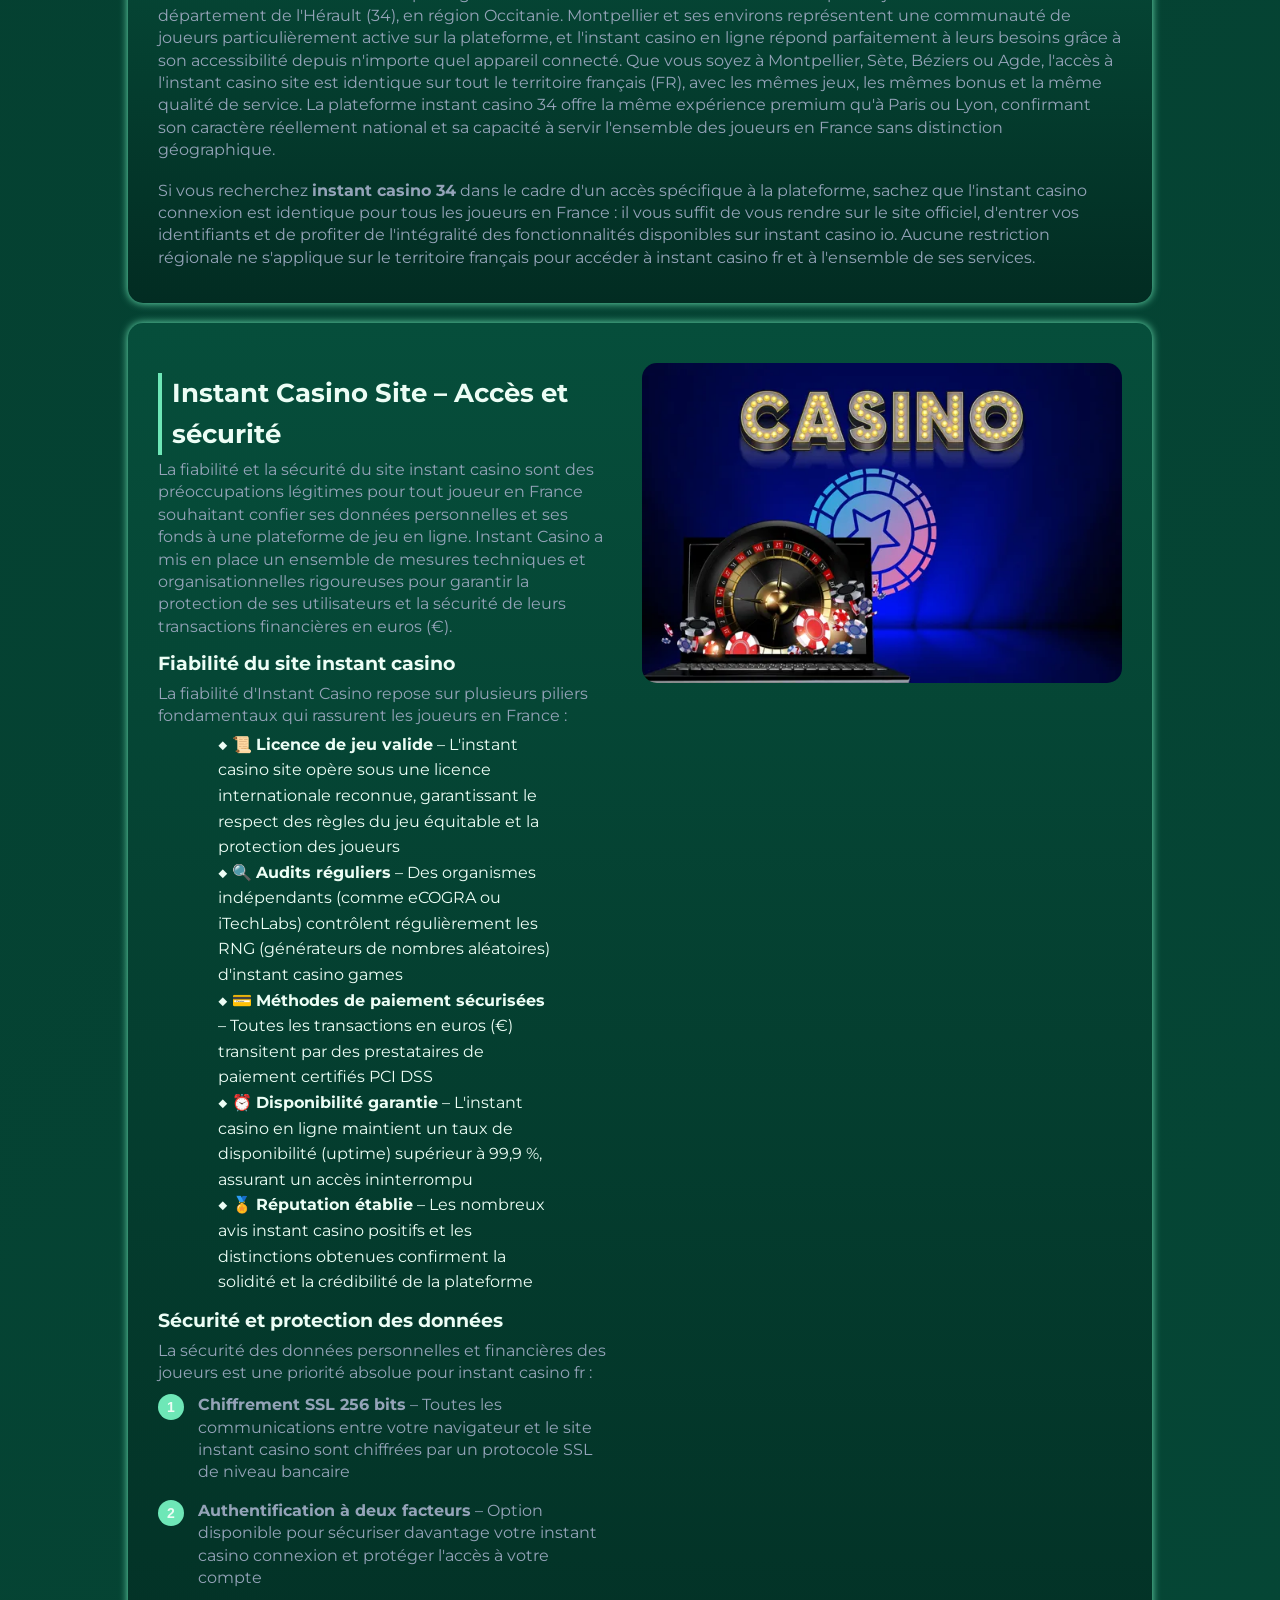
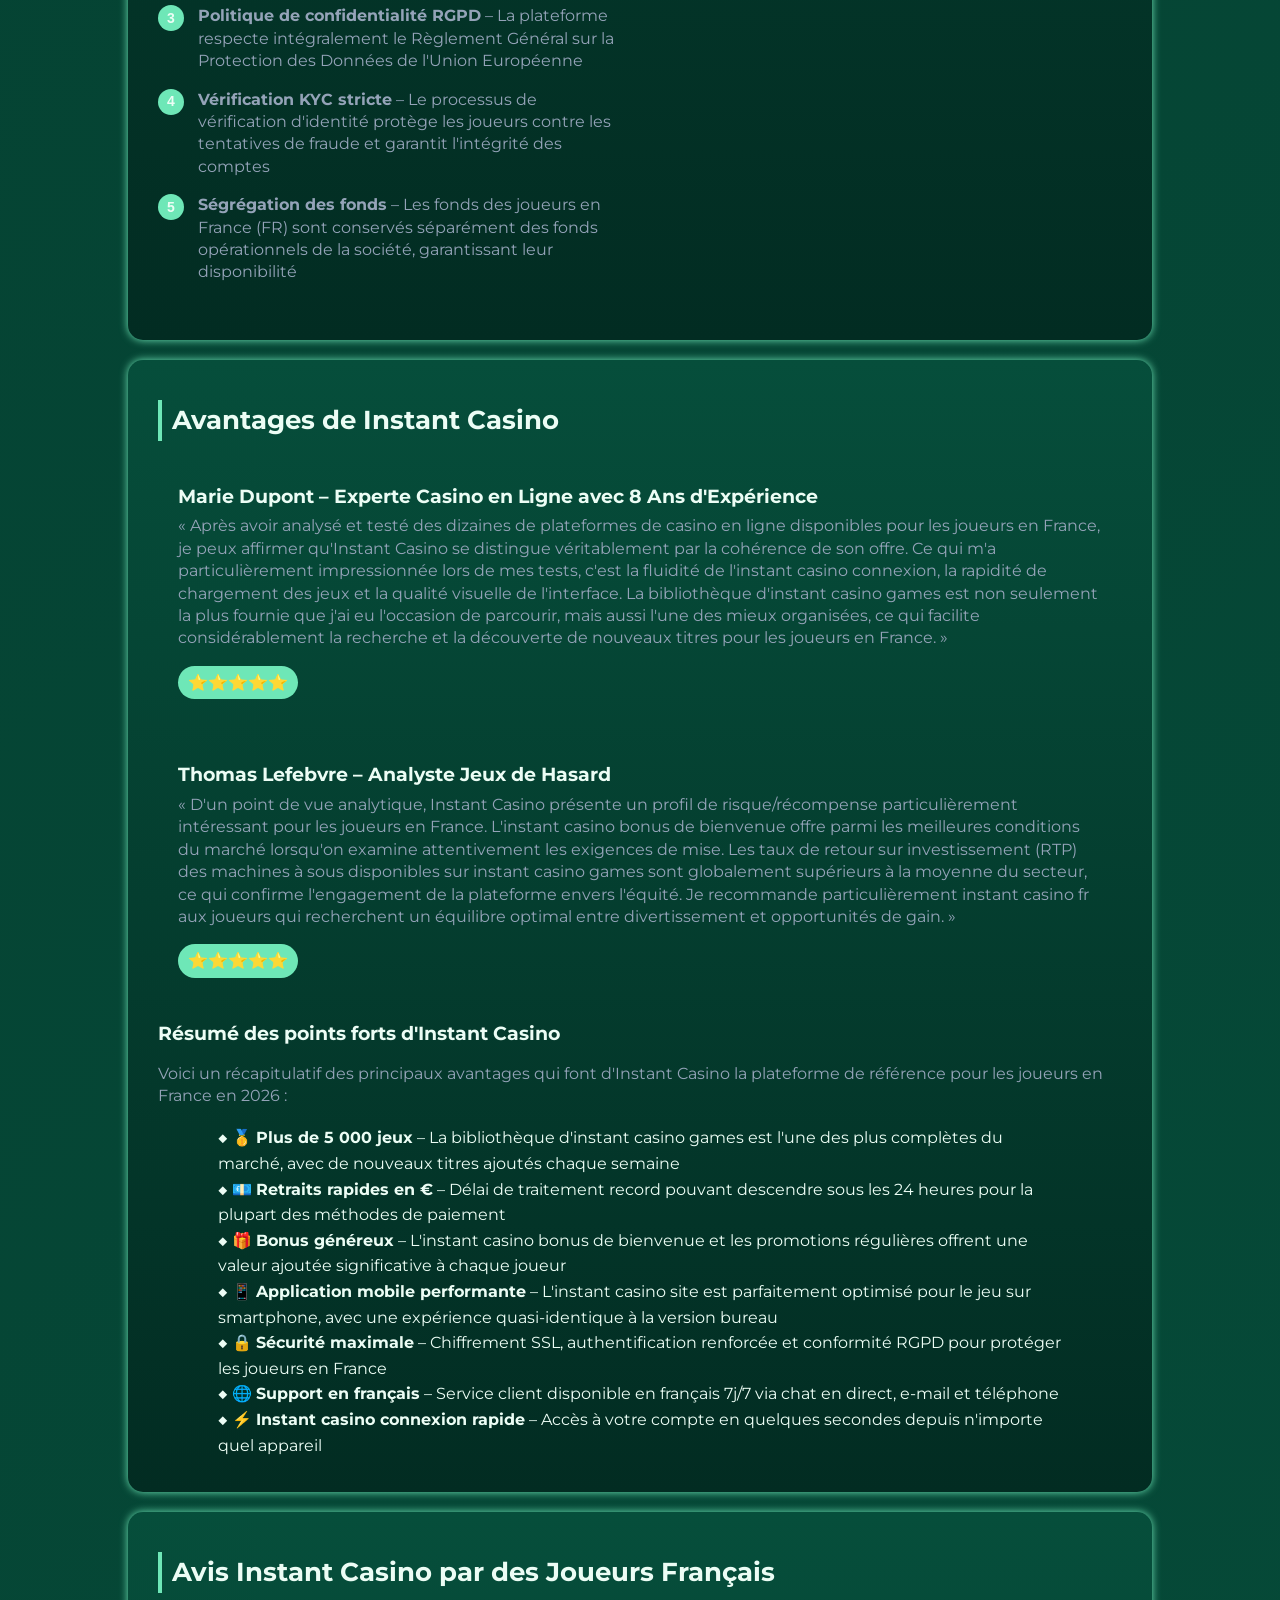
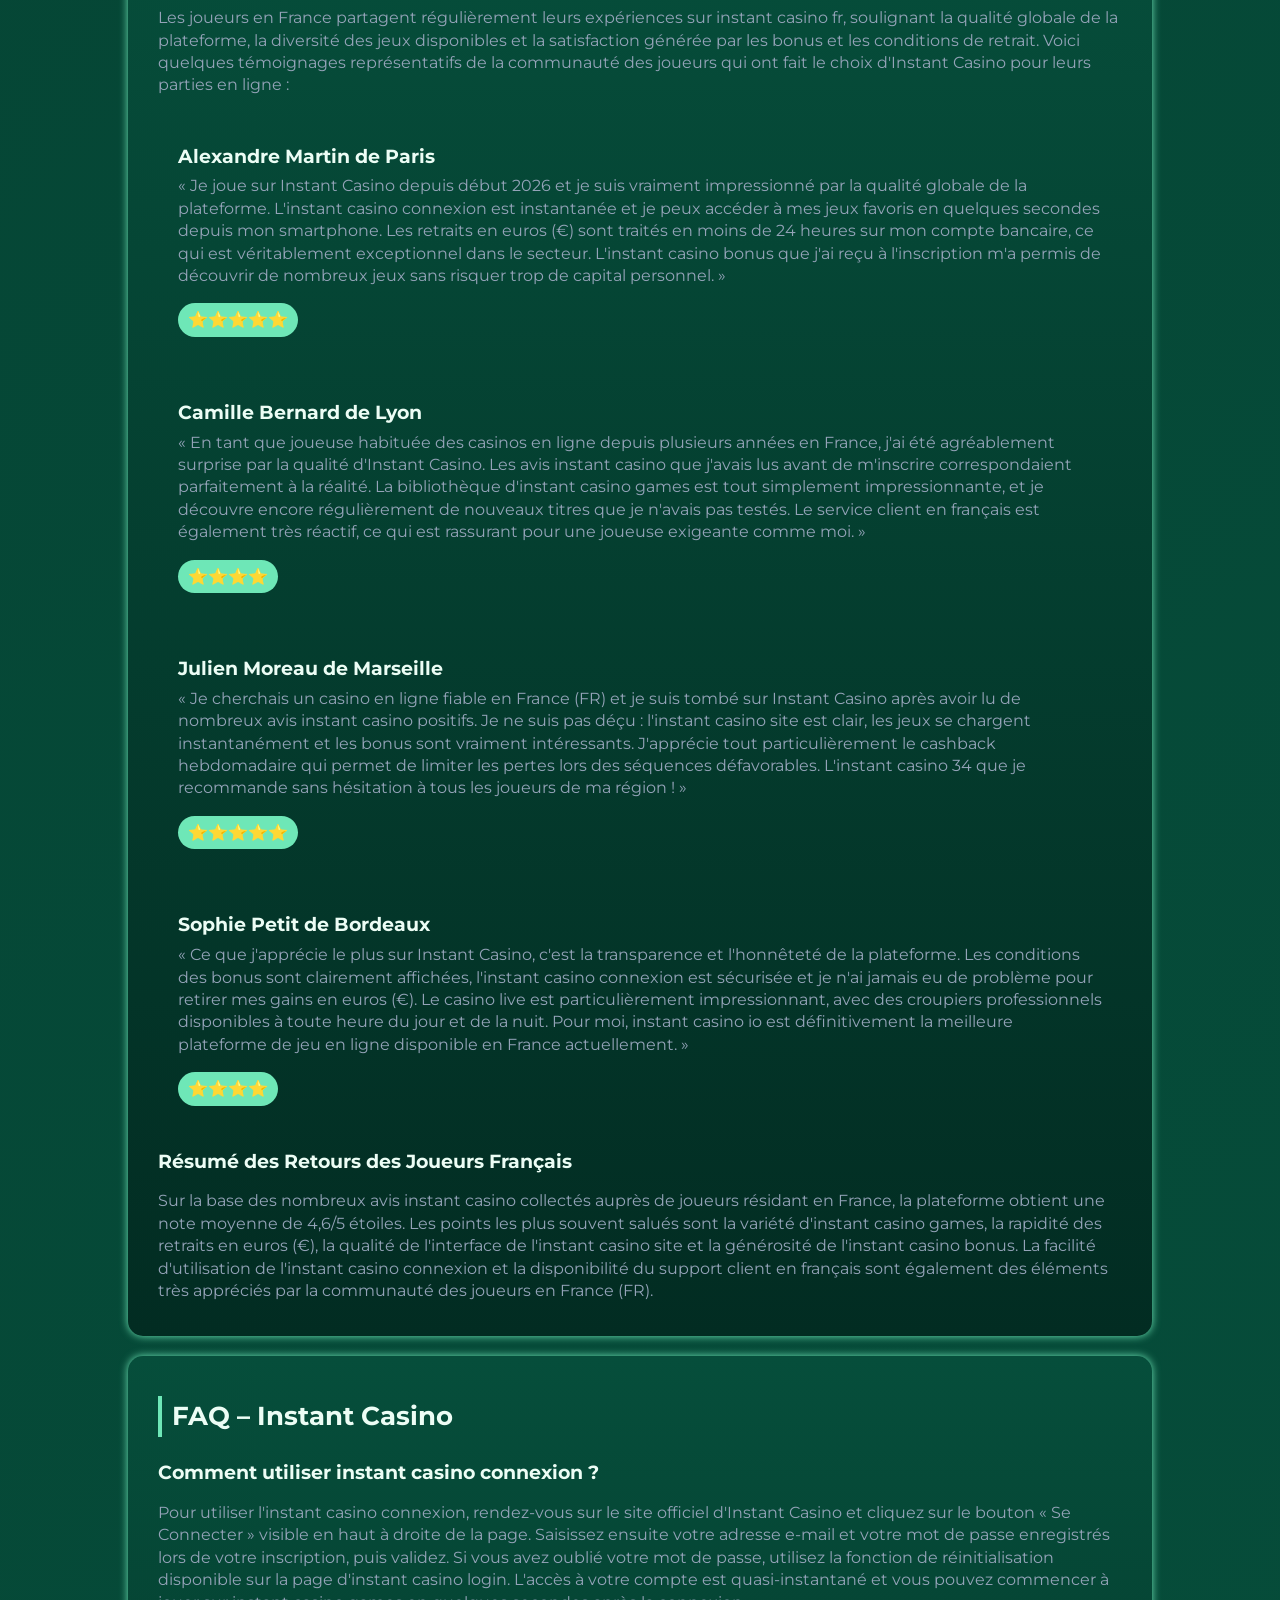
<file: fr-fr/index.html>
<!DOCTYPE html>
<html lang="fr-FR">

<head>
    <meta charset="UTF-8">
    <meta name="viewport" content="width=device-width, initial-scale=1.0">
    <link rel="stylesheet" href="/style.css">
    <link rel="shortcut icon" href="/favicon.ico" type="image/x-icon">
    <title>Instant Casino 🎰 Instant Casino Connexion, Avis, Bonus et Jeux en Ligne</title>
    <meta name="description"
        content="Découvrez Instant Casino en ligne 🇫🇷 Comment utiliser instant casino connexion, explorer les jeux, obtenir un instant casino bonus et lire les instant casino avis avant de jouer.">
    <meta name="googlebot" content="index, follow, noarchive, max-snippet:-1">

    <link rel="alternate" hreflang="fr-FR" href="https://www.lajacine.fr/fr-fr/">
    <link rel="alternate" hreflang="x-default" href="https://www.lajacine.fr/">
    <link rel="canonical" href="https://www.lajacine.fr/fr-fr/">

    <meta property="og:type" content="website" />
    <meta property="og:title" content="Instant Casino 🎰 Instant Casino Connexion, Avis, Bonus et Jeux en Ligne" />
    <meta property="og:description"
        content="Découvrez Instant Casino en ligne 🇫🇷 Comment utiliser instant casino connexion, explorer les jeux, obtenir un instant casino bonus et lire les instant casino avis avant de jouer." />
    <meta property="og:url" content="https://www.lajacine.fr/" />
    <meta property="og:site_name" content="Instant Casino France" />
    <meta property="og:image" content="https://www.lajacine.fr/img/1.webp" />
    <meta property="og:locale" content="fr_FR" />

    <meta name="twitter:card" content="summary_large_image" />
    <meta name="twitter:title" content="Instant Casino 🎰 Instant Casino Connexion, Avis, Bonus et Jeux en Ligne" />
    <meta name="twitter:description"
        content="Découvrez Instant Casino en ligne 🇫🇷 Comment utiliser instant casino connexion, explorer les jeux, obtenir un instant casino bonus et lire les instant casino avis avant de jouer." />
    <meta name="twitter:image" content="https://www.lajacine.fr/img/1.webp" />

    <script type="application/ld+json">
        {
            "@context": "https://schema.org",
            "@type": "Article",
            "headline": "Instant Casino 🎰 Instant Casino Connexion, Avis, Bonus et Jeux en Ligne",
            "description": "Découvrez Instant Casino en ligne 🇫🇷 Comment utiliser instant casino connexion, explorer les jeux, obtenir un instant casino bonus et lire les instant casino avis avant de jouer.",
            "mainEntityOfPage": {
                "@type": "WebPage",
                "@id": "https://www.lajacine.fr/"
            },
            "author": {
                "@type": "Person",
                "name": "Expert Casino",
                "url": "https://www.lajacine.fr/"
            },
            "publisher": {
                "@type": "Organization",
                "name": "Instant Casino France",
                "logo": {
                    "@type": "ImageObject",
                    "url": "https://www.lajacine.fr/img/logo.webp"
                }
            },
            "datePublished": "2026-01-10",
            "dateModified": "2026-03-12"
        }
    </script>

    <script type="application/ld+json">
        {
            "@context": "https://schema.org",
            "@type": "WebSite",
            "url": "https://www.lajacine.fr/",
            "name": "Instant Casino France",
            "description": "Guide complet du casino en ligne Instant Casino pour les joueurs français – connexion, jeux, bonus et avis.",
            "inLanguage": "fr-FR"
        }
    </script>

    <script type="application/ld+json">
        {
            "@context": "https://schema.org",
            "@type": "BreadcrumbList",
            "itemListElement": [{
                    "@type": "ListItem",
                    "position": 1,
                    "name": "Accueil",
                    "item": "https://www.lajacine.fr/"
                },
                {
                    "@type": "ListItem",
                    "position": 2,
                    "name": "Instant Casino France",
                    "item": "https://www.lajacine.fr/"
                }
            ]
        }
    </script>

    <script type="application/ld+json">
        {
          "@context": "https://schema.org",
          "@type": "FAQPage",
          "mainEntity": [
            {
              "@type": "Question",
              "name": "Comment utiliser instant casino connexion ?",
              "acceptedAnswer": {
                "@type": "Answer",
                "text": "Pour utiliser l'instant casino connexion, rendez-vous sur le site officiel, cliquez sur le bouton 'Se Connecter', saisissez votre adresse e-mail et votre mot de passe, puis validez. En cas d'oubli de mot de passe, utilisez la fonction de réinitialisation disponible sur la page de connexion."
              }
            },
            {
              "@type": "Question",
              "name": "Instant Casino est-il disponible en France ?",
              "acceptedAnswer": {
                "@type": "Answer",
                "text": "Oui, Instant Casino est accessible aux joueurs résidant en France. La plateforme propose une interface entièrement en français, accepte les paiements en euros (€) et offre un service client disponible en langue française."
              }
            },
            {
              "@type": "Question",
              "name": "Quels jeux sont disponibles sur Instant Casino games ?",
              "acceptedAnswer": {
                "@type": "Answer",
                "text": "Instant Casino games propose des milliers de titres incluant des machines à sous, des jeux de table classiques (blackjack, roulette, baccarat), un casino live avec croupiers en direct, ainsi que des jeux crash et des jeux exclusifs à la plateforme."
              }
            },
            {
              "@type": "Question",
              "name": "Existe-t-il un instant casino bonus pour les nouveaux joueurs ?",
              "acceptedAnswer": {
                "@type": "Answer",
                "text": "Oui, Instant Casino propose un bonus de bienvenue généreux pour les nouveaux inscrits, incluant un bonus sur le premier dépôt pouvant atteindre plusieurs centaines d'euros, ainsi que des tours gratuits sur des machines à sous sélectionnées."
              }
            },
            {
              "@type": "Question",
              "name": "Que disent les avis instant casino ?",
              "acceptedAnswer": {
                "@type": "Answer",
                "text": "Les avis instant casino sont globalement très positifs. Les joueurs apprécient la grande variété de jeux, la rapidité des retraits, l'interface intuitive et la qualité du service client. La plateforme obtient régulièrement des notes élevées sur les sites de comparaison de casinos en ligne."
              }
            }
          ]
        }
    </script>
</head>

<body>
    <header>
        <div class="logo-container">
            <a href="/">
                <img src="/img/logo.webp" alt="Instant Casino France Logo" width="160" height="80">
            </a>
            <a href="/play/" class="btn" rel="nofollow" content="noindex">JOUER MAINTENANT</a>
        </div>
    </header>

    <main>

        <div class="banner-bottom">
            <a href="/play/" class="btn" rel="nofollow" content="noindex">Jouer Maintenant</a>
            <a href="/play/" class="btn-white" rel="nofollow" content="noindex">S'inscrire Gratuitement</a>
        </div>

        <div class="container">
            <div>
                <h1>Instant Casino – Guide Complet du Casino en Ligne</h1>
                <p>
                    <b><i>– Guide complet d'Instant Casino en ligne pour les joueurs en France</i></b>
                </p>
                <p>
                    Bienvenue sur notre guide dédié à Instant Casino, l'une des plateformes de jeu en ligne les plus
                    prisées par les joueurs en France. Que vous soyez un joueur débutant souhaitant découvrir l'instant
                    casino connexion ou un habitué cherchant à optimiser votre stratégie de jeu, ce guide complet vous
                    apportera toutes les informations nécessaires. Depuis son lancement, Instant Casino s'est imposé
                    comme une référence dans l'univers du jeu en ligne grâce à sa bibliothèque de jeux exceptionnelle,
                    ses bonus généreux et son interface simple et intuitive. En France, la plateforme a séduit des
                    centaines de milliers de joueurs qui apprécient la facilité d'accès, les retraits rapides en euros
                    (€) et l'expérience de jeu immersive proposée sur le site instant casino.
                </p>
                <div class="btn-container">
                    <a href="/play/" class="btn" rel="nofollow" content="noindex">Jouer Maintenant</a>
                    <a href="/play/" class="btn-white" rel="nofollow" content="noindex">S'inscrire Gratuitement</a>
                </div>

                <blockquote>
                    « Instant Casino offre une expérience de jeu véritablement exceptionnelle — l'interface est claire,
                    les jeux se chargent en quelques secondes et les bonus sont parmi les plus compétitifs du marché.
                    C'est le casino en ligne idéal pour les joueurs français qui recherchent qualité, sécurité et
                    divertissement. »
                </blockquote>
            </div>
            <img src="/img/1.webp" alt="Instant Casino France Site Officiel" width="600" height="400">
        </div>

        <div class="casino-vitrina">
            <h2>
                Meilleurs Casinos avec Bonus en France
            </h2>
            <div class="casino-card">
                <div class="casino-rank">1</div>
                <a href="/play/" class="casino-left" rel="nofollow" content="noindex">
                    <img src="/img/logo.webp" alt="Instant Casino France" class="casino-logo" width="100" height="50" />
                </a>
                <div class="casino-center">
                    <div class="casino-code">
                        <a href="/play/" rel="nofollow" content="noindex">
                            <h3>Instant Casino</h3>
                        </a>
                        <p>La plateforme de référence pour les joueurs français – jeux variés, bonus généreux et
                            retraits ultra-rapides en euros (€).</p>

                        <div class="casino-rating"><span class="star">Bonus de Bienvenue</span></div>
                        <p class="casino-bonus">500 Tours Gratuits + 1000 €</p>
                    </div>
                </div>
                <div class="casino-actions">
                    <a href="/play/" class="btn-red-bonus" rel="nofollow" content="noindex">Jouer Maintenant</a>
                </div>
            </div>
        </div>




        <div class="container-long">
            <h2>Présentation de Instant Casino</h2>
            <p>
                Instant Casino est un casino en ligne reconnu qui propose une expérience de jeu complète et sécurisée
                aux joueurs du monde entier, et particulièrement en France. Fondée pour répondre aux attentes des
                joueurs modernes, la plateforme se distingue par sa rapidité d'accès, sa diversité de jeux et ses offres
                promotionnelles attractives. Depuis 2026, Instant Casino a considérablement renforcé sa présence sur le
                marché français, en adaptant ses services aux préférences locales : interface en français, paiements en
                euros (€), et support client disponible en langue française. Le site instant casino est accessible
                depuis tout appareil connecté, que ce soit un ordinateur, une tablette ou un smartphone, ce qui le rend
                particulièrement pratique pour les joueurs en déplacement.
            </p>

            <h3>Qu'est-ce que Instant Casino</h3>
            <p>Instant Casino est une plateforme de jeux de casino en ligne proposant une sélection de plus de 5 000
                titres développés par les meilleurs éditeurs de logiciels du secteur. Le fonctionnement de la plateforme
                repose sur quelques étapes simples :</p>
            <ol class="pink-circle-list">
                <li>
                    <p><strong>Créez votre compte</strong> – Inscrivez-vous en quelques minutes en renseignant vos
                        informations personnelles de base</p>
                </li>
                <li>
                    <p><strong>Effectuez votre dépôt</strong> – Alimentez votre compte en euros (€) via l'une des
                        nombreuses méthodes de paiement disponibles</p>
                </li>
                <li>
                    <p><strong>Réclamez votre bonus</strong> – Profitez de l'instant casino bonus de bienvenue pour
                        démarrer avec un capital renforcé</p>
                </li>
                <li>
                    <p><strong>Choisissez votre jeu</strong> – Parcourez la bibliothèque d'instant casino games et
                        lancez votre partie préférée</p>
                </li>
                <li>
                    <p><strong>Retirez vos gains</strong> – Encaissez vos gains rapidement via les méthodes de paiement
                        sécurisées proposées</p>
                </li>
            </ol>

            <h3>Pourquoi Instant Casino est populaire en France</h3>
            <p>Instant Casino a su conquérir le public français grâce à plusieurs atouts majeurs qui différencient la
                plateforme de ses concurrents :</p>
            <ul>
                <li>🎰 <strong>Catalogue de jeux immense</strong> – Plus de 5 000 titres disponibles sur instant casino
                    games, couvrant tous les genres de jeux de casino</li>
                <li>💶 <strong>Paiements en euros (€)</strong> – Transactions fluides dans la devise locale, sans frais
                    de conversion cachés</li>
                <li>📱 <strong>Compatible mobile</strong> – L'instant casino site est parfaitement optimisé pour les
                    smartphones et tablettes sous iOS et Android</li>
                <li>⚡ <strong>Retraits ultra-rapides</strong> – Traitement des demandes de retrait en moins de 24 heures
                    pour la majorité des méthodes</li>
                <li>🔒 <strong>Sécurité renforcée</strong> – Chiffrement SSL de dernière génération et protocoles de
                    protection des données conformes aux normes européennes</li>
                <li>🏆 <strong>Bonus compétitifs</strong> – L'instant casino bonus figure parmi les plus avantageux du
                    marché français</li>
                <li>🌐 <strong>Interface en français</strong> – Navigation entièrement localisée pour les joueurs en
                    France (FR)</li>
            </ul>

            <p>Ce qui différencie Instant Casino des autres plateformes disponibles en France :</p>
            <div class="table-wrapper">
                <table>
                    <tr>
                        <th>🏷️ Fonctionnalité</th>
                        <th>📋 Description</th>
                        <th>✅ Avantage pour les Joueurs Français</th>
                    </tr>
                    <tr>
                        <td>Licence de jeu internationale</td>
                        <td>Opère sous licence reconnue garantissant l'équité</td>
                        <td>Jeu sécurisé et réglementé</td>
                    </tr>
                    <tr>
                        <td>Retrait automatique</td>
                        <td>Encaissement programmable pour gérer vos gains</td>
                        <td>Gestion simplifiée de vos gains en €</td>
                    </tr>
                    <tr>
                        <td>Casino live</td>
                        <td>Croupiers en direct accessible 24h/24</td>
                        <td>Expérience de casino authentique depuis France</td>
                    </tr>
                    <tr>
                        <td>Statistiques en temps réel</td>
                        <td>Suivi de vos performances et historique complet</td>
                        <td>Décisions de jeu éclairées</td>
                    </tr>
                    <tr>
                        <td>Programme de fidélité</td>
                        <td>Points accumulables et échangeables contre des bonus</td>
                        <td>Récompenses continues pour les joueurs réguliers</td>
                    </tr>
                </table>
            </div>
            <a href="/play/" class="btn-white" rel="nofollow" content="noindex">S'inscrire Gratuitement</a>
        </div>




        <div class="container-long">
            <div class="flex-wrapper">
                <img src="/img/2.webp" alt="Instant Casino Connexion Login France" width="600" height="400">
                <div>
                    <h2>Instant Casino Connexion – Comment se connecter</h2>
                    <p>
                        L'instant casino connexion est l'une des fonctionnalités les plus simples de la plateforme,
                        conçue pour permettre à tous les joueurs en France d'accéder rapidement à leur compte et de
                        commencer à jouer sans délai. La page de connexion est accessible directement depuis la page
                        d'accueil du site instant casino et ne nécessite que quelques secondes pour se connecter. Que
                        vous accédiez depuis un ordinateur de bureau, une tablette ou votre smartphone, le processus
                        d'instant casino login est identique et parfaitement fluide sur tous les appareils.
                    </p>
                </div>
            </div>

            <div>
                <h3>Instant casino login étape par étape</h3>
                <p>Pour effectuer votre instant casino login, suivez ces étapes simples et accédez immédiatement à votre
                    espace de jeu :</p>
                <ol class="pink-circle-list">
                    <li>
                        <p>Rendez-vous sur le site officiel d'Instant Casino depuis votre navigateur préféré</p>
                    </li>
                    <li>
                        <p>Cliquez sur le bouton <strong>« Se Connecter »</strong> ou <strong>« Login »</strong> visible
                            en haut à droite de la page d'accueil</p>
                    </li>
                    <li>
                        <p>Saisissez votre adresse e-mail enregistrée lors de votre inscription sur l'instant casino
                            site</p>
                    </li>
                    <li>
                        <p>Entrez votre mot de passe personnel en respectant la casse (majuscules/minuscules)</p>
                    </li>
                    <li>
                        <p>Cliquez sur <strong>« Connexion »</strong> pour valider et accéder à votre compte joueur</p>
                    </li>
                    <li>
                        <p>Si une vérification en deux étapes est activée, confirmez votre identité via le code envoyé
                            par SMS ou e-mail</p>
                    </li>
                </ol>

                <h3>Problèmes courants avec instant casino connexion</h3>
                <p>Certains joueurs peuvent rencontrer des difficultés lors de leur instant casino connexion. Voici les
                    problèmes les plus fréquents et leurs solutions :</p>
                <ul>
                    <li>🔑 <strong>Mot de passe oublié</strong> – Cliquez sur « Mot de passe oublié » et suivez les
                        instructions envoyées sur votre adresse e-mail pour réinitialiser vos identifiants</li>
                    <li>📧 <strong>Adresse e-mail incorrecte</strong> – Vérifiez que vous utilisez bien l'adresse e-mail
                        renseignée lors de votre inscription sur instant casino fr</li>
                    <li>🚫 <strong>Compte bloqué</strong> – Après plusieurs tentatives infructueuses, le compte peut
                        être temporairement suspendu pour des raisons de sécurité ; contactez le support client</li>
                    <li>🌐 <strong>Problème d'accès au site</strong> – Si le site instant casino semble inaccessible,
                        essayez de vider le cache de votre navigateur ou d'utiliser un autre navigateur</li>
                    <li>📱 <strong>Problème sur mobile</strong> – Assurez-vous que l'application est à jour ou accédez
                        au site via le navigateur mobile pour une instant casino connexion réussie</li>
                </ul>

                <a href="/play/" class="btn" rel="nofollow" content="noindex">Se Connecter Maintenant</a>
            </div>
        </div>

        <div class="breake">
            <div class="breake-block">
                <p>
                    🎮
                </p>
                <div>
                    <h4>
                        Inscription
                    </h4>
                    <p>
                        Créez votre compte en quelques minutes.
                    </p>
                </div>

            </div>

            <div class="breake-block">
                <p>
                    💶
                </p>
                <div>
                    <h4>
                        Dépôt en €
                    </h4>
                    <p>
                        Alimentez votre compte en euros facilement.
                    </p>
                </div>

            </div>


            <div class="breake-block">
                <p>
                    🎁
                </p>
                <div>
                    <h4>
                        Bonus
                    </h4>
                    <p>
                        Réclamez votre instant casino bonus de bienvenue.
                    </p>
                </div>

            </div>


            <div class="breake-block">
                <p>
                    🎰
                </p>
                <div>
                    <h4>
                        Jouer
                    </h4>
                    <p>
                        Profitez de milliers de jeux disponibles.
                    </p>
                </div>

            </div>


            <div class="breake-block">
                <p>
                    🏆
                </p>
                <div>
                    <h4>
                        Gagner
                    </h4>
                    <p>
                        Retirez vos gains rapidement et en toute sécurité.
                    </p>
                </div>

            </div>


        </div>



        <div class="container-long">

            <h2>Instant Casino en Ligne – Fonctionnement de la plateforme</h2>
            <p>
                L'instant casino en ligne se distingue par la fluidité de son fonctionnement et la richesse de son
                offre. Accessible depuis n'importe quel appareil connecté à Internet, la plateforme a été conçue pour
                offrir une expérience de jeu optimale aux joueurs en France, qu'ils soient débutants ou experts. Le site
                instant casino repose sur une technologie avancée qui garantit des temps de chargement rapides, une
                navigation intuitive et une expérience immersive, quel que soit le jeu choisi parmi les milliers
                d'options disponibles sur instant casino games.
            </p>

            <h3>Comment utiliser le site instant casino</h3>
            <p>Débuter sur l'instant casino site est simple et accessible à tous les joueurs en France. Voici comment
                tirer le meilleur parti de la plateforme :</p>
            <ol class="pink-circle-list">
                <li>
                    <p><strong>Créez votre compte joueur</strong> – Remplissez le formulaire d'inscription avec vos
                        informations personnelles réelles (nom, prénom, date de naissance, adresse e-mail)</p>
                </li>
                <li>
                    <p><strong>Vérifiez votre identité</strong> – Confirmez votre adresse e-mail via le lien de
                        vérification reçu et soumettez les documents requis pour valider votre compte</p>
                </li>
                <li>
                    <p><strong>Effectuez votre premier dépôt</strong> – Choisissez votre méthode de paiement préférée et
                        alimentez votre compte en euros (€) avec le montant souhaité</p>
                </li>
                <li>
                    <p><strong>Activez votre instant casino bonus</strong> – Réclamez votre offre de bienvenue dans la
                        section « Promotions » de votre espace personnel</p>
                </li>
                <li>
                    <p><strong>Explorez la bibliothèque de jeux</strong> – Naviguez dans les catégories d'instant casino
                        games et choisissez votre titre favori pour commencer à jouer</p>
                </li>
            </ol>

            <h3>Navigation et interface utilisateur</h3>
            <p>L'interface d'Instant Casino a été pensée pour faciliter la navigation des joueurs en France (FR). Voici
                les principales caractéristiques qui font de l'instant casino site une référence en matière d'expérience
                utilisateur :</p>
            <ul>
                <li>🏠 <strong>Page d'accueil claire</strong> – Les jeux populaires, les promotions actives et le bouton
                    de connexion sont immédiatement visibles dès l'ouverture du site</li>
                <li>🔍 <strong>Moteur de recherche intégré</strong> – Trouvez instantanément n'importe quel jeu parmi
                    les milliers disponibles sur instant casino games grâce à la barre de recherche</li>
                <li>📂 <strong>Catégories bien organisées</strong> – Les jeux sont regroupés par type (machines à sous,
                    casino live, jeux de table, jackpots progressifs) pour une navigation aisée</li>
                <li>💻 <strong>Design responsive</strong> – L'interface s'adapte automatiquement à la taille de l'écran,
                    que vous jouiez sur ordinateur, tablette ou smartphone</li>
                <li>🌙 <strong>Mode sombre disponible</strong> – Option de confort visuel appréciée lors de longues
                    sessions de jeu nocturnes</li>
                <li>🔔 <strong>Notifications personnalisables</strong> – Restez informé des nouvelles promotions et des
                    jackpots disponibles sur l'instant casino io</li>
            </ul>

            <blockquote>
                « La navigation sur Instant Casino est d'une fluidité remarquable — en tant que joueur régulier en
                France, j'apprécie particulièrement la rapidité avec laquelle je peux passer de la connexion à mon jeu
                favori en quelques clics. L'instant casino connexion est probablement la plus rapide que j'ai eu à
                expérimenter sur tous les casinos en ligne que j'ai testés. »
            </blockquote>

        </div>


        <div class="container-long">

            <h2>Instant Casino Games – Jeux disponibles</h2>
            <p>La bibliothèque d'instant casino games constitue l'un des points forts les plus souvent cités dans les
                avis instant casino. Avec plus de 5 000 titres provenant des éditeurs les plus réputés de l'industrie —
                comme NetEnt, Pragmatic Play, Evolution Gaming, Play'n GO, Microgaming et bien d'autres — les joueurs en
                France disposent d'une sélection imbattable pour satisfaire tous leurs goûts et préférences de jeu.</p>

            <h3>Machines à sous populaires</h3>
            <p>Les machines à sous représentent la catégorie la plus volumineuse d'instant casino games, avec des
                milliers de titres disponibles allant des classiques aux vidéo-slots les plus modernes. Parmi les titres
                les plus appréciés des joueurs en France :</p>
            <ul>
                <li>🎰 <strong>Gates of Olympus</strong> – Le slot Pragmatic Play incontournable avec son système de
                    multiplicateurs explosifs et ses gains pouvant atteindre des milliers de fois la mise</li>
                <li>💎 <strong>Sweet Bonanza</strong> – Un jeu coloré et hautement volatile offrant des free spins avec
                    multiplicateurs et des gains considérables</li>
                <li>🔱 <strong>Book of Dead</strong> – La machine à sous d'aventure égyptienne de Play'n GO avec son
                    symbole spécial expansif très prisé</li>
                <li>⚡ <strong>Big Bass Bonanza</strong> – Un slot pêche populaire avec un système de free spins
                    particulièrement lucratif</li>
                <li>🏆 <strong>Starburst</strong> – Le classique intemporel de NetEnt avec ses wilds réexpansibles et
                    ses deux directions de paiement</li>
                <li>🌙 <strong>Wolf Gold</strong> – Un slot Pragmatic Play proposant un jackpot progressif et des
                    mécaniques de jeu engageantes</li>
            </ul>

            <h3>Jeux de table et casino live</h3>
            <p>Pour les joueurs en France qui préfèrent les jeux de stratégie et l'interaction humaine, instant casino
                games propose une section de jeux de table et de casino live particulièrement développée. Evolution
                Gaming assure la majorité des tables live disponibles sur instant casino io, garantissant une qualité de
                streaming irréprochable et des croupiers professionnels disponibles 24h/24.</p>
            <div class="table-wrapper">
                <table>
                    <tr>
                        <th>🎲 Jeu</th>
                        <th>🏷️ Variantes disponibles</th>
                        <th>💶 Limites de mises (€)</th>
                        <th>⭐ Popularité en France</th>
                    </tr>
                    <tr>
                        <td>Blackjack Live</td>
                        <td>Classic, Infinite, Speed, VIP</td>
                        <td>0,50 € – 50 000 €</td>
                        <td>⭐⭐⭐⭐⭐</td>
                    </tr>
                    <tr>
                        <td>Roulette Live</td>
                        <td>Européenne, Française, Lightning</td>
                        <td>0,20 € – 20 000 €</td>
                        <td>⭐⭐⭐⭐⭐</td>
                    </tr>
                    <tr>
                        <td>Baccarat Live</td>
                        <td>Standard, Speed, No Commission</td>
                        <td>1 € – 100 000 €</td>
                        <td>⭐⭐⭐⭐</td>
                    </tr>
                    <tr>
                        <td>Game Shows</td>
                        <td>Crazy Time, Monopoly, Mega Ball</td>
                        <td>0,10 € – 5 000 €</td>
                        <td>⭐⭐⭐⭐⭐</td>
                    </tr>
                    <tr>
                        <td>Poker Live</td>
                        <td>Casino Hold'em, Three Card Poker</td>
                        <td>1 € – 10 000 €</td>
                        <td>⭐⭐⭐⭐</td>
                    </tr>
                </table>
            </div>

            <h3>Autres jeux disponibles sur instant casino io</h3>
            <p>Au-delà des machines à sous et du casino live, instant casino io propose une variété de jeux
                supplémentaires qui diversifient l'expérience de jeu des joueurs français :</p>
            <ul>
                <li>💥 <strong>Jeux Crash</strong> – Des titres comme Aviator, JetX ou Spaceman où les joueurs doivent
                    encaisser avant que le multiplicateur ne s'effondre</li>
                <li>🎯 <strong>Scratch Cards</strong> – Des cartes à gratter virtuelles offrant des gains instantanés et
                    une jouabilité ultra-simple</li>
                <li>🎱 <strong>Keno</strong> – Le jeu de loterie classique disponible en version accélérée pour des
                    parties rapides</li>
                <li>🃏 <strong>Vidéo Poker</strong> – Plusieurs variantes incluant Jacks or Better, Deuces Wild et
                    Double Double Bonus pour les amateurs de cartes</li>
                <li>🎳 <strong>Arcade Games</strong> – Une sélection de jeux d'arcade modernes exclusifs à l'instant
                    casino en ligne</li>
            </ul>
            <a href="/play/" class="btn-white" rel="nofollow" content="noindex">Découvrir Tous les Jeux</a>
        </div>

        <div class="container">
            <img src="/img/2.webp" alt="Instant Casino Games Jeux en Ligne France" width="600" height="400">
            <div>

                <h2>Instant Casino Bonus – Offres et promotions</h2>
                <p>
                    L'instant casino bonus constitue l'un des arguments les plus convaincants pour rejoindre la
                    plateforme. Que vous soyez un nouveau joueur ou un habitué de l'instant casino en ligne, Instant
                    Casino propose régulièrement des offres promotionnelles attractives pour récompenser la fidélité et
                    accroître les chances de gain des joueurs en France. Les bonus d'Instant Casino figurent parmi les
                    plus compétitifs du marché selon de nombreux avis instant casino publiés par des experts et des
                    joueurs réguliers.
                </p>

                <h3>Bonus de bienvenue</h3>
                <p>Le bonus de bienvenue est la première récompense qui attend chaque nouveau joueur sur l'instant
                    casino site. Cette offre d'accueil est conçue pour permettre aux nouveaux inscrits de découvrir la
                    plateforme avec un capital de départ renforcé :</p>
                <ul>
                    <li>🎁 <strong>Bonus sur premier dépôt</strong> – Jusqu'à 100 % de bonus sur votre premier dépôt, ce
                        qui peut représenter jusqu'à 500 € supplémentaires offerts</li>
                    <li>🌀 <strong>Tours gratuits inclus</strong> – Entre 100 et 500 free spins sur une sélection de
                        machines à sous populaires d'instant casino games</li>
                    <li>⚡ <strong>Activation immédiate</strong> – Le bonus est crédité automatiquement dès validation de
                        votre premier dépôt qualifiant en euros (€)</li>
                    <li>📱 <strong>Bonus mobile exclusif</strong> – Des tours supplémentaires peuvent être octroyés aux
                        joueurs qui s'inscrivent via l'application mobile d'Instant Casino</li>
                </ul>
            </div>


        </div>
        <h3>Autres promotions et offres spéciales</h3>
        <p>Au-delà du bonus de bienvenue, l'instant casino bonus program comprend de nombreuses promotions régulières :
        </p>
        <div class="table-wrapper">
            <table>
                <tr>
                    <th>🏷️ Type de Bonus</th>
                    <th>🎁 Offre</th>
                    <th>📋 Conditions de Mise</th>
                    <th>📅 Fréquence</th>
                </tr>
                <tr>
                    <td>Bonus de Rechargement</td>
                    <td>50 % sur chaque dépôt hebdomadaire jusqu'à 300 €</td>
                    <td>25x</td>
                    <td>Hebdomadaire</td>
                </tr>
                <tr>
                    <td>Cashback</td>
                    <td>10 % des pertes remboursées chaque lundi</td>
                    <td>1x seulement</td>
                    <td>Hebdomadaire</td>
                </tr>
                <tr>
                    <td>Programme VIP</td>
                    <td>Avantages exclusifs et bonus personnalisés en €</td>
                    <td>Variable</td>
                    <td>Continue</td>
                </tr>
                <tr>
                    <td>Tournois de Slots</td>
                    <td>Cagnotte commune pouvant atteindre 50 000 €</td>
                    <td>Aucune</td>
                    <td>Mensuelle</td>
                </tr>
                <tr>
                    <td>Tours Gratuits Quotidiens</td>
                    <td>20 free spins offerts chaque jour aux membres actifs</td>
                    <td>40x</td>
                    <td>Quotidienne</td>
                </tr>
            </table>
        </div>

        <p>Pour activer votre instant casino bonus, suivez cette procédure simple :</p>
        <ol class="pink-circle-list">
            <li>
                <p>Connectez-vous à votre compte via l'instant casino connexion habituelle</p>
            </li>
            <li>
                <p>Rendez-vous dans la section <strong>« Promotions »</strong> de votre tableau de bord</p>
            </li>
            <li>
                <p>Sélectionnez l'offre bonus qui vous intéresse parmi celles disponibles</p>
            </li>
            <li>
                <p>Cliquez sur <strong>« Activer »</strong> ou saisissez le code promo si nécessaire</p>
            </li>
            <li>
                <p>Effectuez votre dépôt en euros (€) selon les conditions minimales requises par l'offre</p>
            </li>
            <li>
                <p>Le bonus est automatiquement crédité sur votre compte et les tours gratuits sont accessibles sur les
                    jeux éligibles</p>
            </li>
        </ol>
        </div>
        </div>

        <div class="breake">
            <div class="breake-block">
                <p>
                    🎮
                </p>
                <div>
                    <h4>
                        5 000+ Jeux
                    </h4>
                    <p>
                        Catalogue immense de slots, live et tables.
                    </p>
                </div>

            </div>

            <div class="breake-block">
                <p>
                    📈
                </p>
                <div>
                    <h4>
                        Jackpots Progressifs
                    </h4>
                    <p>
                        Cumulez des gains potentiellement énormes en €.
                    </p>
                </div>

            </div>


            <div class="breake-block">
                <p>
                    🧩
                </p>
                <div>
                    <h4>
                        Casino Live 24h/24
                    </h4>
                    <p>
                        Croupiers en direct disponibles à toute heure.
                    </p>
                </div>

            </div>


            <div class="breake-block">
                <p>
                    ✔️
                </p>
                <div>
                    <h4>
                        Retraits Rapides
                    </h4>
                    <p>
                        Encaissez vos gains en moins de 24 heures.
                    </p>
                </div>

            </div>


            <div class="breake-block">
                <p>
                    🎲
                </p>
                <div>
                    <h4>
                        Support FR
                    </h4>
                    <p>
                        Service client en français disponible 7j/7.
                    </p>
                </div>

            </div>


        </div>



        <div class="container-long">
            <div class="flex-wrapper">
                <img src="/img/5.webp" alt="Instant Casino Bonus Avis France" width="600" height="400">
                <div>

                    <h2>Instant Casino Avis – Opinions des joueurs</h2>
                    <p>
                        Les avis instant casino publiés par les joueurs en France témoignent d'une satisfaction générale
                        très élevée envers la plateforme. Que ce soit pour la qualité des jeux proposés sur instant
                        casino games, la générosité de l'instant casino bonus, la facilité de l'instant casino connexion
                        ou la réactivité du service client, Instant Casino cumule les retours positifs sur les
                        différents forums et sites de comparaison de casinos en ligne. Voici une analyse complète des
                        opinions des joueurs.
                    </p>

                    <h3>Avis instant casino positifs</h3>
                    <p>Les points les plus souvent salués dans les avis instant casino sont les suivants :</p>
                    <ul>
                        <li>⭐ <strong>Interface intuitive</strong> – Les joueurs en France apprécient unanimement la
                            clarté de l'instant casino site et la facilité de navigation entre les différentes
                            catégories de jeux</li>
                        <li>🚀 <strong>Rapidité des retraits</strong> – Le délai de traitement des demandes de retrait
                            en euros (€) est régulièrement cité comme l'un des meilleurs du secteur dans les avis
                            instant casino</li>
                        <li>🎰 <strong>Variété des jeux</strong> – La diversité d'instant casino games satisfait aussi
                            bien les amateurs de machines à sous que les passionnés de casino live</li>
                        <li>💬 <strong>Service client réactif</strong> – L'assistance disponible en français est saluée
                            pour sa disponibilité et son professionnalisme</li>
                        <li>🎁 <strong>Bonus attractifs</strong> – L'instant casino bonus de bienvenue et les promotions
                            récurrentes sont perçus comme très compétitifs</li>
                    </ul>
                </div>


            </div>
            <h3>Points à considérer avant de jouer</h3>
            <p>Pour une vision équilibrée, voici quelques points à garder à l'esprit avant de rejoindre Instant Casino :
            </p>
            <ol class="pink-circle-list">
                <li>
                    <p><strong>Conditions de mise des bonus</strong> – Avant de réclamer tout instant casino bonus,
                        lisez attentivement les conditions de mise (généralement entre 25x et 40x) pour comprendre les
                        exigences de jeu</p>
                </li>
                <li>
                    <p><strong>Vérification d'identité</strong> – Le processus KYC (Know Your Customer) peut prendre
                        quelques jours et est nécessaire avant tout retrait de gains</p>
                </li>
                <li>
                    <p><strong>Limites de retrait</strong> – Des limites mensuelles peuvent s'appliquer sur certains
                        comptes ; consultez les conditions générales de l'instant casino site avant de déposer</p>
                </li>
                <li>
                    <p><strong>Jeu responsable</strong> – Comme pour tout casino en ligne, il est essentiel de jouer de
                        manière responsable et de définir des limites de dépôt claires</p>
                </li>
                <li>
                    <p><strong>Disponibilité géographique</strong> – Vérifiez que l'instant casino fr est bien
                        accessible depuis votre région en France (FR) et que toutes les fonctionnalités sont disponibles
                    </p>
                </li>
            </ol>
        </div>
        </div>

        <div class="container-long">

            <h2>Instant Casino 34 – Informations et recherches populaires</h2>
            <p>
                La requête <strong>instant casino 34</strong> est l'une des recherches les plus fréquentes associées à
                la plateforme sur les moteurs de recherche en France. Elle correspond généralement à la recherche
                d'Instant Casino par les joueurs résidant dans le département de l'Hérault (34), en région Occitanie.
                Montpellier et ses environs représentent une communauté de joueurs particulièrement active sur la
                plateforme, et l'instant casino en ligne répond parfaitement à leurs besoins grâce à son accessibilité
                depuis n'importe quel appareil connecté. Que vous soyez à Montpellier, Sète, Béziers ou Agde, l'accès à
                l'instant casino site est identique sur tout le territoire français (FR), avec les mêmes jeux, les mêmes
                bonus et la même qualité de service. La plateforme instant casino 34 offre la même expérience premium
                qu'à Paris ou Lyon, confirmant son caractère réellement national et sa capacité à servir l'ensemble des
                joueurs en France sans distinction géographique.
            </p>
            <p>
                Si vous recherchez <strong>instant casino 34</strong> dans le cadre d'un accès spécifique à la
                plateforme, sachez que l'instant casino connexion est identique pour tous les joueurs en France : il
                vous suffit de vous rendre sur le site officiel, d'entrer vos identifiants et de profiter de
                l'intégralité des fonctionnalités disponibles sur instant casino io. Aucune restriction régionale ne
                s'applique sur le territoire français pour accéder à instant casino fr et à l'ensemble de ses services.
            </p>
        </div>

        <div class="container-long">
            <div class="flex-wrapper">
                <div>

                    <h2>Instant Casino Site – Accès et sécurité</h2>
                    <p>
                        La fiabilité et la sécurité du site instant casino sont des préoccupations légitimes pour tout
                        joueur en France souhaitant confier ses données personnelles et ses fonds à une plateforme de
                        jeu en ligne. Instant Casino a mis en place un ensemble de mesures techniques et
                        organisationnelles rigoureuses pour garantir la protection de ses utilisateurs et la sécurité de
                        leurs transactions financières en euros (€).
                    </p>

                    <h3>Fiabilité du site instant casino</h3>
                    <p>La fiabilité d'Instant Casino repose sur plusieurs piliers fondamentaux qui rassurent les joueurs
                        en France :</p>
                    <ul>
                        <li>📜 <strong>Licence de jeu valide</strong> – L'instant casino site opère sous une licence
                            internationale reconnue, garantissant le respect des règles du jeu équitable et la
                            protection des joueurs</li>
                        <li>🔍 <strong>Audits réguliers</strong> – Des organismes indépendants (comme eCOGRA ou
                            iTechLabs) contrôlent régulièrement les RNG (générateurs de nombres aléatoires) d'instant
                            casino games</li>
                        <li>💳 <strong>Méthodes de paiement sécurisées</strong> – Toutes les transactions en euros (€)
                            transitent par des prestataires de paiement certifiés PCI DSS</li>
                        <li>⏰ <strong>Disponibilité garantie</strong> – L'instant casino en ligne maintient un taux de
                            disponibilité (uptime) supérieur à 99,9 %, assurant un accès ininterrompu</li>
                        <li>🏅 <strong>Réputation établie</strong> – Les nombreux avis instant casino positifs et les
                            distinctions obtenues confirment la solidité et la crédibilité de la plateforme</li>
                    </ul>

                    <h3>Sécurité et protection des données</h3>
                    <p>La sécurité des données personnelles et financières des joueurs est une priorité absolue pour
                        instant casino fr :</p>
                    <ol class="pink-circle-list">
                        <li>
                            <p><strong>Chiffrement SSL 256 bits</strong> – Toutes les communications entre votre
                                navigateur et le site instant casino sont chiffrées par un protocole SSL de niveau
                                bancaire</p>
                        </li>
                        <li>
                            <p><strong>Authentification à deux facteurs</strong> – Option disponible pour sécuriser
                                davantage votre instant casino connexion et protéger l'accès à votre compte</p>
                        </li>
                        <li>
                            <p><strong>Politique de confidentialité RGPD</strong> – La plateforme respecte intégralement
                                le Règlement Général sur la Protection des Données de l'Union Européenne</p>
                        </li>
                        <li>
                            <p><strong>Vérification KYC stricte</strong> – Le processus de vérification d'identité
                                protège les joueurs contre les tentatives de fraude et garantit l'intégrité des comptes
                            </p>
                        </li>
                        <li>
                            <p><strong>Ségrégation des fonds</strong> – Les fonds des joueurs en France (FR) sont
                                conservés séparément des fonds opérationnels de la société, garantissant leur
                                disponibilité</p>
                        </li>
                    </ol>
                </div>
                <img src="/img/4.webp" alt="Instant Casino Sécurité Site France" width="600" height="400">
            </div>
        </div>

        <div class="container-long">

            <h2>Avantages de Instant Casino</h2>
            <div class="casino-card">
                <div class="casino-center">
                    <div class="casino-code">
                        <h3>Marie Dupont – Experte Casino en Ligne avec 8 Ans d'Expérience</h3>
                        <p>« Après avoir analysé et testé des dizaines de plateformes de casino en ligne disponibles
                            pour les joueurs en France, je peux affirmer qu'Instant Casino se distingue véritablement
                            par la cohérence de son offre. Ce qui m'a particulièrement impressionnée lors de mes tests,
                            c'est la fluidité de l'instant casino connexion, la rapidité de chargement des jeux et la
                            qualité visuelle de l'interface. La bibliothèque d'instant casino games est non seulement la
                            plus fournie que j'ai eu l'occasion de parcourir, mais aussi l'une des mieux organisées, ce
                            qui facilite considérablement la recherche et la découverte de nouveaux titres pour les
                            joueurs en France. »</p>
                        <div class="casino-rating"><span class="star">⭐⭐⭐⭐⭐</span></div>
                    </div>
                </div>
            </div>

            <div class="casino-card">
                <div class="casino-center">
                    <div class="casino-code">
                        <h3>Thomas Lefebvre – Analyste Jeux de Hasard</h3>
                        <p>« D'un point de vue analytique, Instant Casino présente un profil de risque/récompense
                            particulièrement intéressant pour les joueurs en France. L'instant casino bonus de bienvenue
                            offre parmi les meilleures conditions du marché lorsqu'on examine attentivement les
                            exigences de mise. Les taux de retour sur investissement (RTP) des machines à sous
                            disponibles sur instant casino games sont globalement supérieurs à la moyenne du secteur, ce
                            qui confirme l'engagement de la plateforme envers l'équité. Je recommande particulièrement
                            instant casino fr aux joueurs qui recherchent un équilibre optimal entre divertissement et
                            opportunités de gain. »</p>
                        <div class="casino-rating"><span class="star">⭐⭐⭐⭐⭐</span></div>
                    </div>
                </div>
            </div>

            <h3>Résumé des points forts d'Instant Casino</h3>
            <p>Voici un récapitulatif des principaux avantages qui font d'Instant Casino la plateforme de référence pour
                les joueurs en France en 2026 :</p>
            <ul>
                <li>🥇 <strong>Plus de 5 000 jeux</strong> – La bibliothèque d'instant casino games est l'une des plus
                    complètes du marché, avec de nouveaux titres ajoutés chaque semaine</li>
                <li>💶 <strong>Retraits rapides en €</strong> – Délai de traitement record pouvant descendre sous les 24
                    heures pour la plupart des méthodes de paiement</li>
                <li>🎁 <strong>Bonus généreux</strong> – L'instant casino bonus de bienvenue et les promotions
                    régulières offrent une valeur ajoutée significative à chaque joueur</li>
                <li>📱 <strong>Application mobile performante</strong> – L'instant casino site est parfaitement optimisé
                    pour le jeu sur smartphone, avec une expérience quasi-identique à la version bureau</li>
                <li>🔒 <strong>Sécurité maximale</strong> – Chiffrement SSL, authentification renforcée et conformité
                    RGPD pour protéger les joueurs en France</li>
                <li>🌐 <strong>Support en français</strong> – Service client disponible en français 7j/7 via chat en
                    direct, e-mail et téléphone</li>
                <li>⚡ <strong>Instant casino connexion rapide</strong> – Accès à votre compte en quelques secondes
                    depuis n'importe quel appareil</li>
            </ul>
        </div>

        <div class="container-long">

            <h2>Avis Instant Casino par des Joueurs Français</h2>
            <p>
                Les joueurs en France partagent régulièrement leurs expériences sur instant casino fr, soulignant la
                qualité globale de la plateforme, la diversité des jeux disponibles et la satisfaction générée par les
                bonus et les conditions de retrait. Voici quelques témoignages représentatifs de la communauté des
                joueurs qui ont fait le choix d'Instant Casino pour leurs parties en ligne :
            </p>

            <div class="casino-card">
                <div class="casino-center">
                    <div class="casino-code">
                        <h3>Alexandre Martin de Paris</h3>
                        <p>« Je joue sur Instant Casino depuis début 2026 et je suis vraiment impressionné par la
                            qualité globale de la plateforme. L'instant casino connexion est instantanée et je peux
                            accéder à mes jeux favoris en quelques secondes depuis mon smartphone. Les retraits en euros
                            (€) sont traités en moins de 24 heures sur mon compte bancaire, ce qui est véritablement
                            exceptionnel dans le secteur. L'instant casino bonus que j'ai reçu à l'inscription m'a
                            permis de découvrir de nombreux jeux sans risquer trop de capital personnel. »</p>
                        <div class="casino-rating"><span class="star">⭐⭐⭐⭐⭐</span></div>
                    </div>
                </div>
            </div>

            <div class="casino-card">
                <div class="casino-center">
                    <div class="casino-code">
                        <h3>Camille Bernard de Lyon</h3>
                        <p>« En tant que joueuse habituée des casinos en ligne depuis plusieurs années en France, j'ai
                            été agréablement surprise par la qualité d'Instant Casino. Les avis instant casino que
                            j'avais lus avant de m'inscrire correspondaient parfaitement à la réalité. La bibliothèque
                            d'instant casino games est tout simplement impressionnante, et je découvre encore
                            régulièrement de nouveaux titres que je n'avais pas testés. Le service client en français
                            est également très réactif, ce qui est rassurant pour une joueuse exigeante comme moi. »</p>
                        <div class="casino-rating"><span class="star">⭐⭐⭐⭐</span></div>
                    </div>
                </div>
            </div>

            <div class="casino-card">
                <div class="casino-center">
                    <div class="casino-code">
                        <h3>Julien Moreau de Marseille</h3>
                        <p>« Je cherchais un casino en ligne fiable en France (FR) et je suis tombé sur Instant Casino
                            après avoir lu de nombreux avis instant casino positifs. Je ne suis pas déçu : l'instant
                            casino site est clair, les jeux se chargent instantanément et les bonus sont vraiment
                            intéressants. J'apprécie tout particulièrement le cashback hebdomadaire qui permet de
                            limiter les pertes lors des séquences défavorables. L'instant casino 34 que je recommande
                            sans hésitation à tous les joueurs de ma région ! »</p>
                        <div class="casino-rating"><span class="star">⭐⭐⭐⭐⭐</span></div>
                    </div>
                </div>
            </div>

            <div class="casino-card">
                <div class="casino-center">
                    <div class="casino-code">
                        <h3>Sophie Petit de Bordeaux</h3>
                        <p>« Ce que j'apprécie le plus sur Instant Casino, c'est la transparence et l'honnêteté de la
                            plateforme. Les conditions des bonus sont clairement affichées, l'instant casino connexion
                            est sécurisée et je n'ai jamais eu de problème pour retirer mes gains en euros (€). Le
                            casino live est particulièrement impressionnant, avec des croupiers professionnels
                            disponibles à toute heure du jour et de la nuit. Pour moi, instant casino io est
                            définitivement la meilleure plateforme de jeu en ligne disponible en France actuellement. »
                        </p>
                        <div class="casino-rating"><span class="star">⭐⭐⭐⭐</span></div>
                    </div>
                </div>
            </div>

            <h3>Résumé des Retours des Joueurs Français</h3>
            <p>Sur la base des nombreux avis instant casino collectés auprès de joueurs résidant en France, la
                plateforme obtient une note moyenne de 4,6/5 étoiles. Les points les plus souvent salués sont la variété
                d'instant casino games, la rapidité des retraits en euros (€), la qualité de l'interface de l'instant
                casino site et la générosité de l'instant casino bonus. La facilité d'utilisation de l'instant casino
                connexion et la disponibilité du support client en français sont également des éléments très appréciés
                par la communauté des joueurs en France (FR).</p>
        </div>

        <div class="container-long">

            <h2>FAQ – Instant Casino</h2>
            <h3>Comment utiliser instant casino connexion ?</h3>
            <p>Pour utiliser l'instant casino connexion, rendez-vous sur le site officiel d'Instant Casino et cliquez
                sur le bouton « Se Connecter » visible en haut à droite de la page. Saisissez ensuite votre adresse
                e-mail et votre mot de passe enregistrés lors de votre inscription, puis validez. Si vous avez oublié
                votre mot de passe, utilisez la fonction de réinitialisation disponible sur la page d'instant casino
                login. L'accès à votre compte est quasi-instantané et vous pouvez commencer à jouer sur instant casino
                games en quelques secondes après la connexion.</p>

            <hr class="faq-hr">
            <h3>Instant Casino est-il disponible en France ?</h3>
            <p>Oui, Instant Casino est pleinement accessible aux joueurs résidant en France (FR). La plateforme propose
                une interface entièrement localisée en français, accepte les dépôts et retraits en euros (€) et dispose
                d'un service client francophone disponible 7j/7. Que vous soyez à Paris, Lyon, Marseille, Bordeaux ou
                dans n'importe quelle autre ville de France, l'instant casino en ligne est accessible depuis votre
                appareil habituel via le site instant casino ou l'application mobile.</p>

            <hr class="faq-hr">
            <h3>Quels jeux sont disponibles sur instant casino games ?</h3>
            <p>La bibliothèque d'instant casino games comprend plus de 5 000 titres couvrant tous les genres populaires
                du casino en ligne : machines à sous vidéo, jackpots progressifs, jeux de table (blackjack, roulette,
                baccarat, poker), casino live avec croupiers en direct, jeux crash (Aviator, JetX), scratch cards, keno
                et vidéo poker. De nouveaux jeux sont ajoutés régulièrement à l'instant casino site pour satisfaire tous
                les goûts et préférences des joueurs en France.</p>

            <hr class="faq-hr">
            <h3>Existe-t-il un instant casino bonus pour les nouveaux joueurs ?</h3>
            <p>Absolument ! L'instant casino bonus de bienvenue est l'une des offres les plus généreuses du marché
                français. Les nouveaux inscrits bénéficient d'un bonus sur le premier dépôt pouvant atteindre 100 %
                jusqu'à 500 €, accompagné de tours gratuits sur une sélection d'instant casino games populaires. Pour
                activer l'offre, il suffit d'effectuer un premier dépôt qualifiant en euros (€) après votre inscription
                sur l'instant casino site. Consultez la section « Promotions » de votre espace personnel pour connaître
                les conditions exactes applicables à votre compte.</p>

            <hr class="faq-hr">
            <h3>Que disent les avis instant casino ?</h3>
            <p>Les avis instant casino publiés par les joueurs en France et par les experts du secteur sont unanimement
                positifs. La plateforme est régulièrement saluée pour la qualité de son interface, la diversité de ses
                instant casino games, la rapidité de ses retraits en euros (€) et la générosité de son programme de
                bonus. Les quelques critiques portent essentiellement sur les conditions de mise parfois exigeantes
                associées à certains bonus, un point commun à la majorité des casinos en ligne. Dans l'ensemble, les
                avis instant casino confirment que la plateforme est fiable, transparente et recommandée pour les
                joueurs souhaitant profiter d'une expérience de casino en ligne de qualité en France.</p>

        </div>

    </main>
    <footer>
        <a href="/">
            <img src="/img/logo.webp" alt="Instant Casino France" width="80" height="80">
        </a>
        <hr class="faq-hr">
        <div class="flex-wrapper">
            <a href="/about-us/">À Propos</a>
            <a href="/privacy-policy/">Politique de Confidentialité</a>
            <a href="/terms-and-conditions/">Conditions Générales</a>
            <a href="/responsible-gambling/">Jeu Responsable</a>
            <a href="/cookie-policy/">Politique de Cookies</a>
        </div>
        <hr class="faq-hr">
        <img src="/img/18-icon.webp" alt="18+ Icon" width="50" height="50">
        <hr class="faq-hr">
        <p>
            Le jeu peut être addictif. Jouez de façon responsable. Réservé aux 18 ans et plus. Si vous avez des
            préoccupations concernant vos habitudes de jeu, contactez la Ligne d'Aide Jeu Excessif française au
            <strong>09-74-75-13-13</strong> (appel non surtaxé).
        </p>
        <p>
            Copyright © 2026 lajacine.fr - Guide Instant Casino pour les joueurs français
        </p>
    </footer>
</body>

</html>
</file>
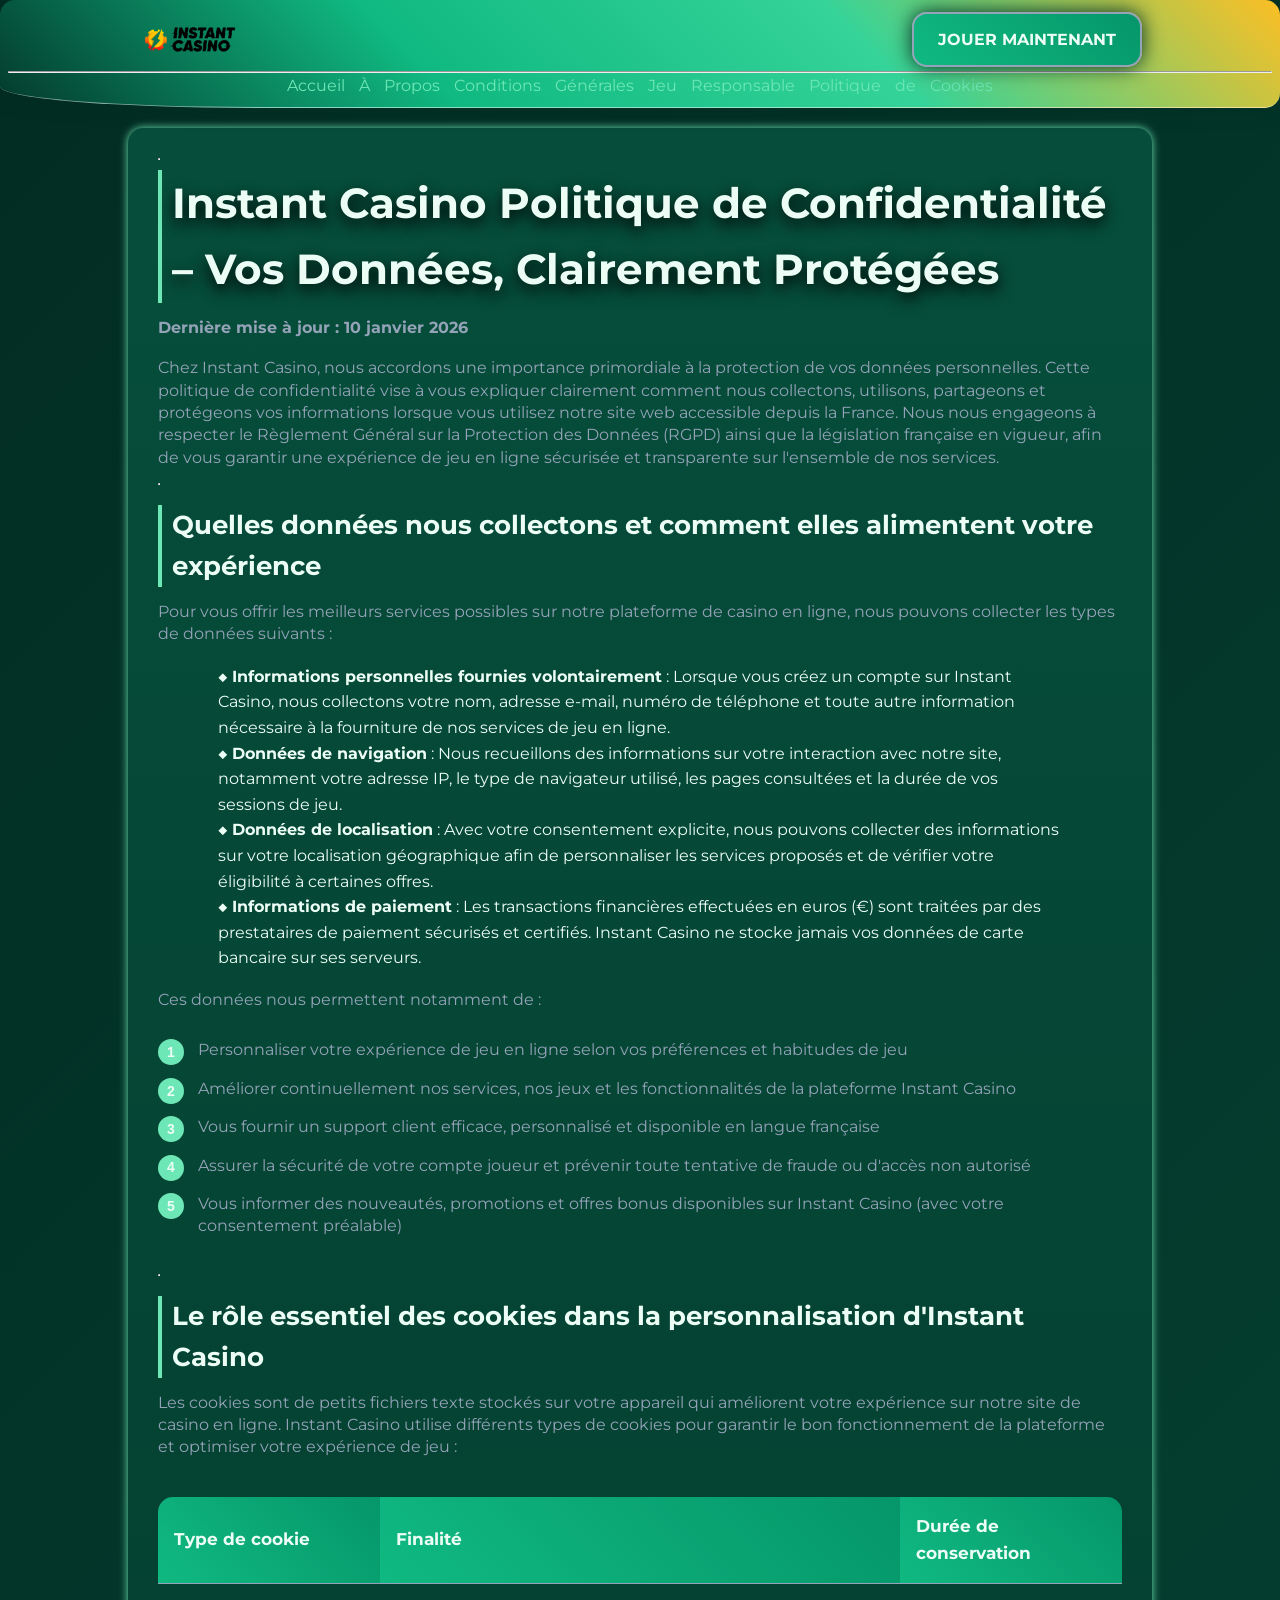
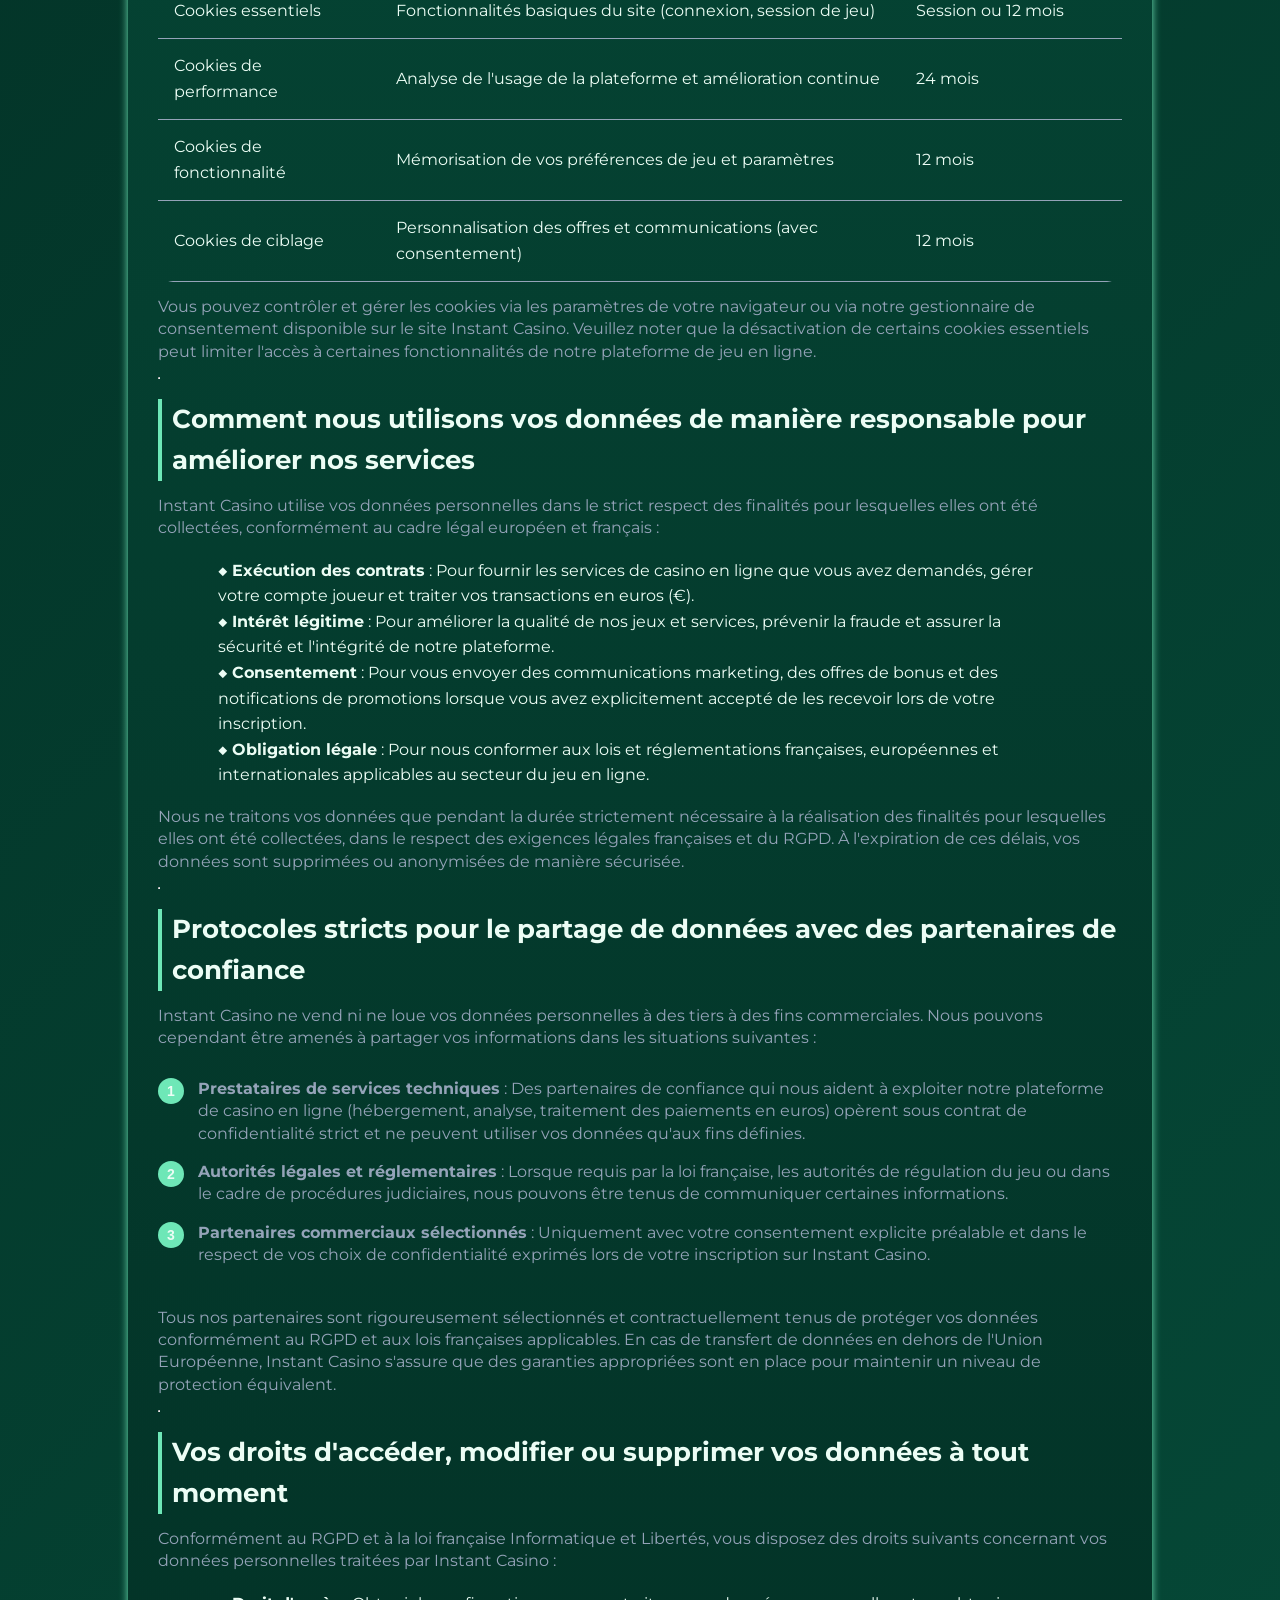
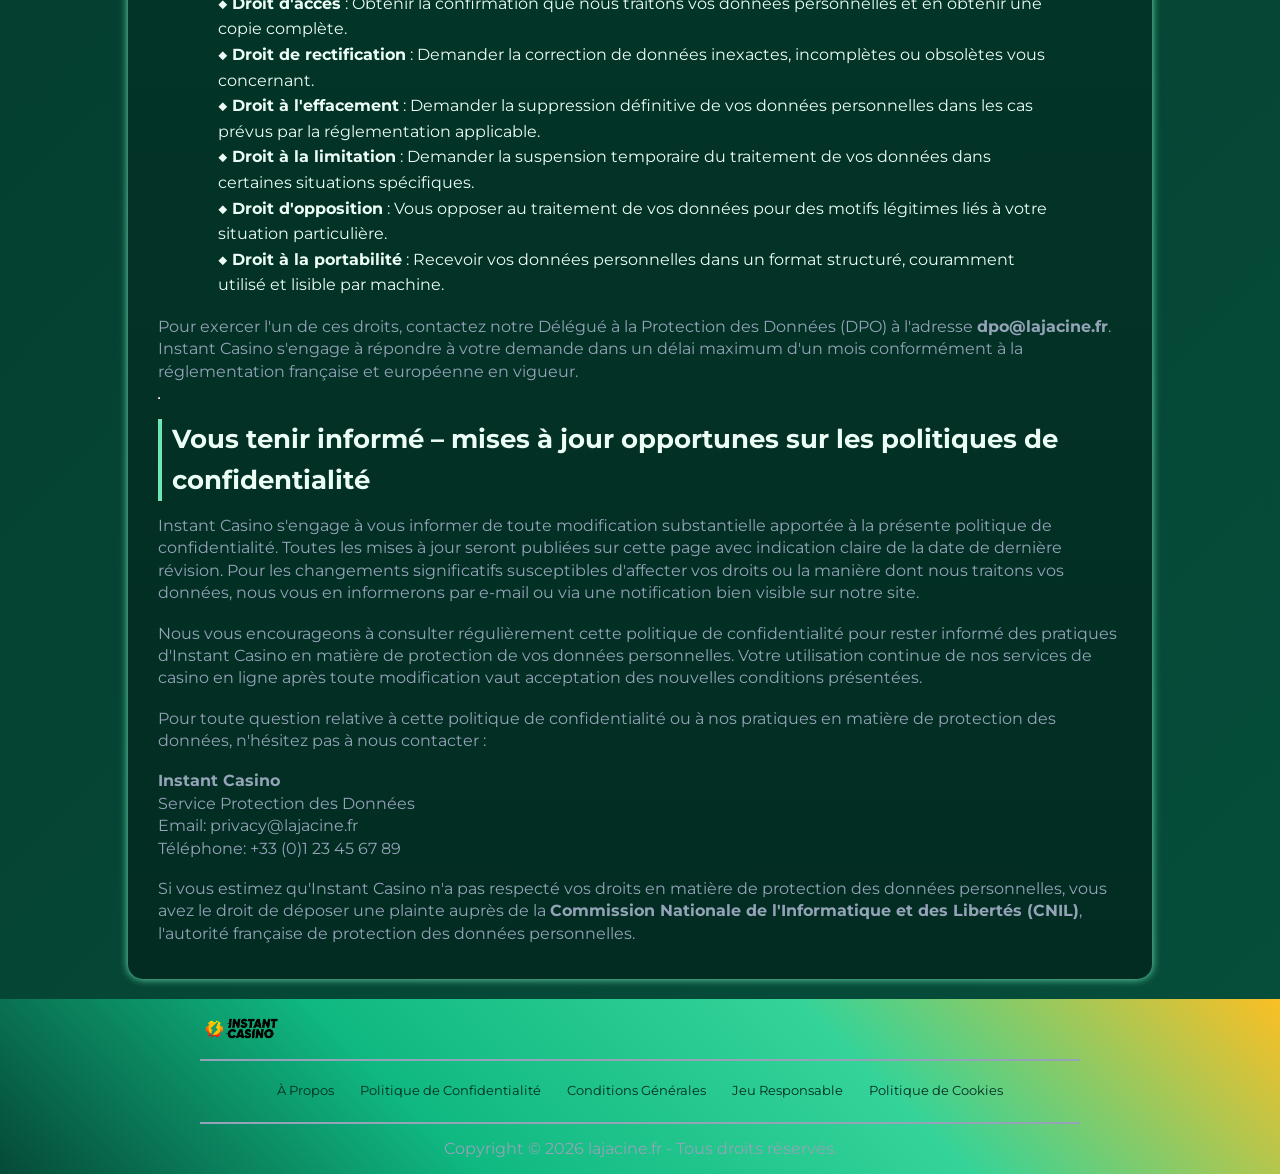
<file: privacy-policy/index.html>
<!DOCTYPE html>
<html lang="fr">

<head>
    <meta charset="UTF-8">
    <meta name="viewport" content="width=device-width, initial-scale=1.0">
    <link rel="stylesheet" href="/style.css">
    <link rel="shortcut icon" href="/favicon.ico" type="image/x-icon">
    <title>Instant Casino – Engagement en matière de transparence des données</title>
    <meta name="description"
        content="Instant Casino garantit une transparence totale dans le traitement des données. Découvrez comment nous collectons, protégeons et utilisons vos informations en toute sécurité pour une expérience plus sûre et personnalisée.">
    <meta name="googlebot" content="index,follow,noarchive">

    <link rel="canonical" href="https://www.lajacine.fr/privacy-policy/">

    <meta property="og:type" content="website" />
    <meta property="og:title" content="Instant Casino – Politique de Confidentialité" />
    <meta property="og:description"
        content="Notre engagement en matière de protection des données et de transparence pour les utilisateurs français." />
    <meta property="og:url" content="https://www.lajacine.fr/privacy-policy/" />
    <meta property="og:site_name" content="Instant Casino" />
    <meta property="og:locale" content="fr_FR" />

    <meta name="twitter:card" content="summary" />
    <meta name="twitter:title" content="Politique de Confidentialité – Instant Casino" />
    <meta name="twitter:description"
        content="Protection des données et transparence pour nos utilisateurs en France." />

    <script type="application/ld+json">
        {
            "@context": "https://schema.org",
            "@type": "WebPage",
            "name": "Politique de Confidentialité",
            "description": "Politique de confidentialité d'Instant Casino concernant la collecte et le traitement des données personnelles.",
            "url": "https://www.lajacine.fr/privacy-policy/",
            "inLanguage": "fr-FR"
        }
    </script>
</head>

<body>
    <header>
        <div class="logo-container">
            <a href="/">
                <img src="/img/logo.webp" alt="Instant Casino Logo" width="100" height="80">
            </a>
            <a href="/play/" class="btn" rel="nofollow" content="noindex">JOUER MAINTENANT</a>

        </div>
        <hr>
        <nav class="navigation-list">
            <a href="/">Accueil</a>
            <a href="/about-us/">À Propos</a>
            <a href="/terms-and-conditions/">Conditions Générales</a>
            <a href="/responsible-gambling/">Jeu Responsable</a>
            <a href="/cookie-policy/">Politique de Cookies</a>
        </nav>
    </header>

    <main>
        <div class="container-long">
            <hr class="title-line">
            <h1>Instant Casino Politique de Confidentialité – Vos Données, Clairement Protégées</h1>

            <p><strong>Dernière mise à jour : 10 janvier 2026</strong></p>

            <p>Chez Instant Casino, nous accordons une importance primordiale à la protection de vos données
                personnelles. Cette politique de confidentialité vise à vous expliquer clairement comment nous
                collectons, utilisons, partageons et protégeons vos informations lorsque vous utilisez notre site web
                accessible depuis la France. Nous nous engageons à respecter le Règlement Général sur la Protection des
                Données (RGPD) ainsi que la législation française en vigueur, afin de vous garantir une expérience de
                jeu en ligne sécurisée et transparente sur l'ensemble de nos services.</p>

            <hr class="title-line">
            <h2>Quelles données nous collectons et comment elles alimentent votre expérience</h2>

            <p>Pour vous offrir les meilleurs services possibles sur notre plateforme de casino en ligne, nous pouvons
                collecter les types de données suivants :</p>

            <ul>
                <li><strong>Informations personnelles fournies volontairement</strong> : Lorsque vous créez un compte
                    sur Instant Casino, nous collectons votre nom, adresse e-mail, numéro de téléphone et toute autre
                    information nécessaire à la fourniture de nos services de jeu en ligne.</li>
                <li><strong>Données de navigation</strong> : Nous recueillons des informations sur votre interaction
                    avec notre site, notamment votre adresse IP, le type de navigateur utilisé, les pages consultées et
                    la durée de vos sessions de jeu.</li>
                <li><strong>Données de localisation</strong> : Avec votre consentement explicite, nous pouvons collecter
                    des informations sur votre localisation géographique afin de personnaliser les services proposés et
                    de vérifier votre éligibilité à certaines offres.</li>
                <li><strong>Informations de paiement</strong> : Les transactions financières effectuées en euros (€)
                    sont traitées par des prestataires de paiement sécurisés et certifiés. Instant Casino ne stocke
                    jamais vos données de carte bancaire sur ses serveurs.</li>
            </ul>

            <p>Ces données nous permettent notamment de :</p>

            <ol class="pink-circle-list">
                <li>
                    <p>Personnaliser votre expérience de jeu en ligne selon vos préférences et habitudes de jeu</p>
                </li>
                <li>
                    <p>Améliorer continuellement nos services, nos jeux et les fonctionnalités de la plateforme Instant
                        Casino</p>
                </li>
                <li>
                    <p>Vous fournir un support client efficace, personnalisé et disponible en langue française</p>
                </li>
                <li>
                    <p>Assurer la sécurité de votre compte joueur et prévenir toute tentative de fraude ou d'accès non
                        autorisé</p>
                </li>
                <li>
                    <p>Vous informer des nouveautés, promotions et offres bonus disponibles sur Instant Casino (avec
                        votre consentement préalable)</p>
                </li>
            </ol>

            <hr class="title-line">
            <h2>Le rôle essentiel des cookies dans la personnalisation d'Instant Casino</h2>

            <p>Les cookies sont de petits fichiers texte stockés sur votre appareil qui améliorent votre expérience sur
                notre site de casino en ligne. Instant Casino utilise différents types de cookies pour garantir le bon
                fonctionnement de la plateforme et optimiser votre expérience de jeu :</p>

            <div class="table-wrapper">
                <table>
                    <tr>
                        <th>Type de cookie</th>
                        <th>Finalité</th>
                        <th>Durée de conservation</th>
                    </tr>
                    <tr>
                        <td>Cookies essentiels</td>
                        <td>Fonctionnalités basiques du site (connexion, session de jeu)</td>
                        <td>Session ou 12 mois</td>
                    </tr>
                    <tr>
                        <td>Cookies de performance</td>
                        <td>Analyse de l'usage de la plateforme et amélioration continue</td>
                        <td>24 mois</td>
                    </tr>
                    <tr>
                        <td>Cookies de fonctionnalité</td>
                        <td>Mémorisation de vos préférences de jeu et paramètres</td>
                        <td>12 mois</td>
                    </tr>
                    <tr>
                        <td>Cookies de ciblage</td>
                        <td>Personnalisation des offres et communications (avec consentement)</td>
                        <td>12 mois</td>
                    </tr>
                </table>
            </div>

            <p>Vous pouvez contrôler et gérer les cookies via les paramètres de votre navigateur ou via notre
                gestionnaire de consentement disponible sur le site Instant Casino. Veuillez noter que la désactivation
                de certains cookies essentiels peut limiter l'accès à certaines fonctionnalités de notre plateforme de
                jeu en ligne.</p>

            <hr class="title-line">
            <h2>Comment nous utilisons vos données de manière responsable pour améliorer nos services</h2>

            <p>Instant Casino utilise vos données personnelles dans le strict respect des finalités pour lesquelles
                elles ont été collectées, conformément au cadre légal européen et français :</p>

            <ul>
                <li><strong>Exécution des contrats</strong> : Pour fournir les services de casino en ligne que vous avez
                    demandés, gérer votre compte joueur et traiter vos transactions en euros (€).</li>
                <li><strong>Intérêt légitime</strong> : Pour améliorer la qualité de nos jeux et services, prévenir la
                    fraude et assurer la sécurité et l'intégrité de notre plateforme.</li>
                <li><strong>Consentement</strong> : Pour vous envoyer des communications marketing, des offres de bonus
                    et des notifications de promotions lorsque vous avez explicitement accepté de les recevoir lors de
                    votre inscription.</li>
                <li><strong>Obligation légale</strong> : Pour nous conformer aux lois et réglementations françaises,
                    européennes et internationales applicables au secteur du jeu en ligne.</li>
            </ul>

            <p>Nous ne traitons vos données que pendant la durée strictement nécessaire à la réalisation des finalités
                pour lesquelles elles ont été collectées, dans le respect des exigences légales françaises et du RGPD. À
                l'expiration de ces délais, vos données sont supprimées ou anonymisées de manière sécurisée.</p>

            <hr class="title-line">
            <h2>Protocoles stricts pour le partage de données avec des partenaires de confiance</h2>

            <p>Instant Casino ne vend ni ne loue vos données personnelles à des tiers à des fins commerciales. Nous
                pouvons cependant être amenés à partager vos informations dans les situations suivantes :</p>

            <ol class="pink-circle-list">
                <li>
                    <p><strong>Prestataires de services techniques</strong> : Des partenaires de confiance qui nous
                        aident à exploiter notre plateforme de casino en ligne (hébergement, analyse, traitement des
                        paiements en euros) opèrent sous contrat de confidentialité strict et ne peuvent utiliser vos
                        données qu'aux fins définies.</p>
                </li>
                <li>
                    <p><strong>Autorités légales et réglementaires</strong> : Lorsque requis par la loi française, les
                        autorités de régulation du jeu ou dans le cadre de procédures judiciaires, nous pouvons être
                        tenus de communiquer certaines informations.</p>
                </li>
                <li>
                    <p><strong>Partenaires commerciaux sélectionnés</strong> : Uniquement avec votre consentement
                        explicite préalable et dans le respect de vos choix de confidentialité exprimés lors de votre
                        inscription sur Instant Casino.</p>
                </li>
            </ol>

            <p>Tous nos partenaires sont rigoureusement sélectionnés et contractuellement tenus de protéger vos données
                conformément au RGPD et aux lois françaises applicables. En cas de transfert de données en dehors de
                l'Union Européenne, Instant Casino s'assure que des garanties appropriées sont en place pour maintenir
                un niveau de protection équivalent.</p>

            <hr class="title-line">
            <h2>Vos droits d'accéder, modifier ou supprimer vos données à tout moment</h2>

            <p>Conformément au RGPD et à la loi française Informatique et Libertés, vous disposez des droits suivants
                concernant vos données personnelles traitées par Instant Casino :</p>

            <ul>
                <li><strong>Droit d'accès</strong> : Obtenir la confirmation que nous traitons vos données personnelles
                    et en obtenir une copie complète.</li>
                <li><strong>Droit de rectification</strong> : Demander la correction de données inexactes, incomplètes
                    ou obsolètes vous concernant.</li>
                <li><strong>Droit à l'effacement</strong> : Demander la suppression définitive de vos données
                    personnelles dans les cas prévus par la réglementation applicable.</li>
                <li><strong>Droit à la limitation</strong> : Demander la suspension temporaire du traitement de vos
                    données dans certaines situations spécifiques.</li>
                <li><strong>Droit d'opposition</strong> : Vous opposer au traitement de vos données pour des motifs
                    légitimes liés à votre situation particulière.</li>
                <li><strong>Droit à la portabilité</strong> : Recevoir vos données personnelles dans un format
                    structuré, couramment utilisé et lisible par machine.</li>
            </ul>

            <p>Pour exercer l'un de ces droits, contactez notre Délégué à la Protection des Données (DPO) à l'adresse
                <strong>dpo@lajacine.fr</strong>. Instant Casino s'engage à répondre à votre demande dans un délai
                maximum d'un mois conformément à la réglementation française et européenne en vigueur.
            </p>

            <hr class="title-line">
            <h2>Vous tenir informé – mises à jour opportunes sur les politiques de confidentialité</h2>

            <p>Instant Casino s'engage à vous informer de toute modification substantielle apportée à la présente
                politique de confidentialité. Toutes les mises à jour seront publiées sur cette page avec indication
                claire de la date de dernière révision. Pour les changements significatifs susceptibles d'affecter vos
                droits ou la manière dont nous traitons vos données, nous vous en informerons par e-mail ou via une
                notification bien visible sur notre site.</p>

            <p>Nous vous encourageons à consulter régulièrement cette politique de confidentialité pour rester informé
                des pratiques d'Instant Casino en matière de protection de vos données personnelles. Votre utilisation
                continue de nos services de casino en ligne après toute modification vaut acceptation des nouvelles
                conditions présentées.</p>

            <p>Pour toute question relative à cette politique de confidentialité ou à nos pratiques en matière de
                protection des données, n'hésitez pas à nous contacter :</p>

            <p><strong>Instant Casino</strong><br>
                Service Protection des Données<br>
                Email: privacy@lajacine.fr<br>
                Téléphone: +33 (0)1 23 45 67 89</p>

            <p>Si vous estimez qu'Instant Casino n'a pas respecté vos droits en matière de protection des données
                personnelles, vous avez le droit de déposer une plainte auprès de la <strong>Commission Nationale de
                    l'Informatique et des Libertés (CNIL)</strong>, l'autorité française de protection des données
                personnelles.</p>
        </div>
    </main>

    <footer>
        <a href="/">
            <img src="/img/logo.webp" alt="Instant Casino" width="80" height="80">
        </a>
        <hr class="faq-hr">
        <div class="flex-wrapper">
            <a href="/about-us/">À Propos</a>
            <a href="/privacy-policy/">Politique de Confidentialité</a>
            <a href="/terms-and-conditions/">Conditions Générales</a>
            <a href="/responsible-gambling/">Jeu Responsable</a>
            <a href="/cookie-policy/">Politique de Cookies</a>
        </div>
        <hr class="faq-hr">
        <p>
            Copyright © 2026 lajacine.fr - Tous droits réservés.
        </p>
    </footer>
</body>

</html>
</file>
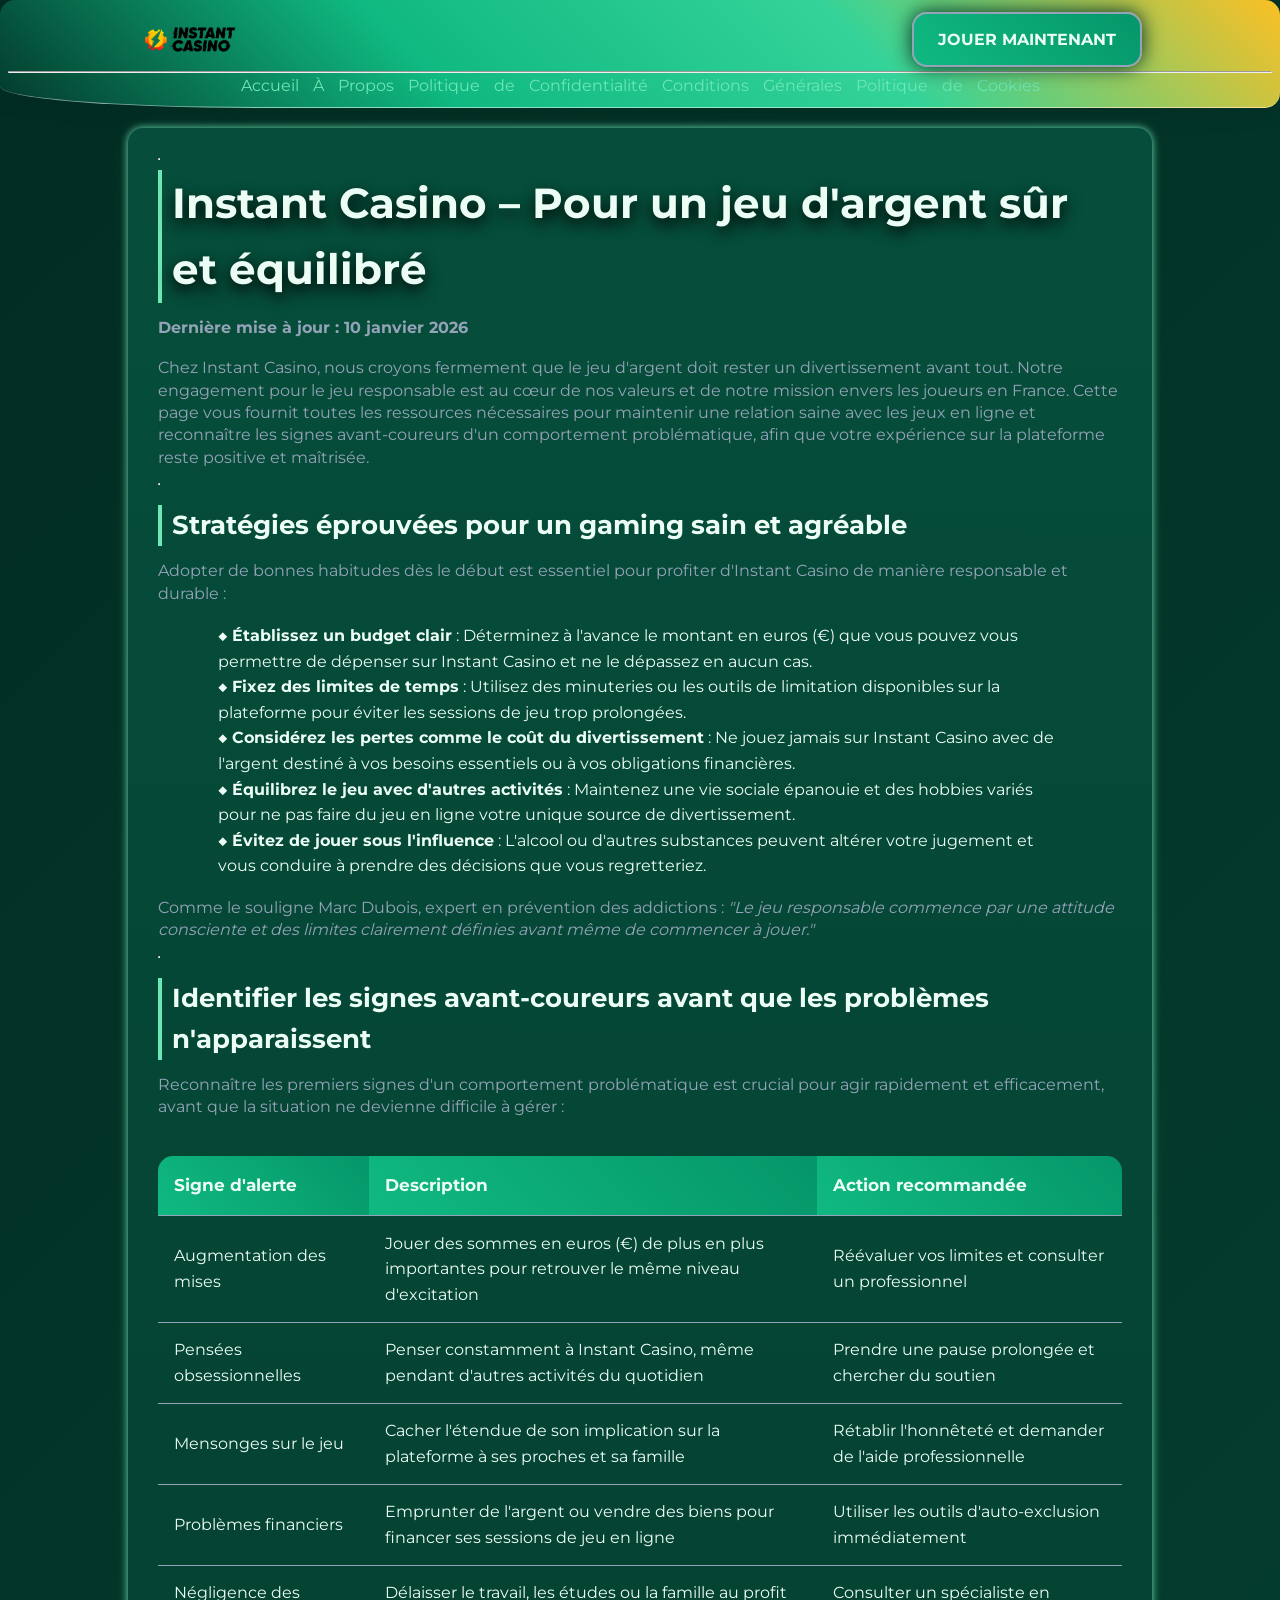
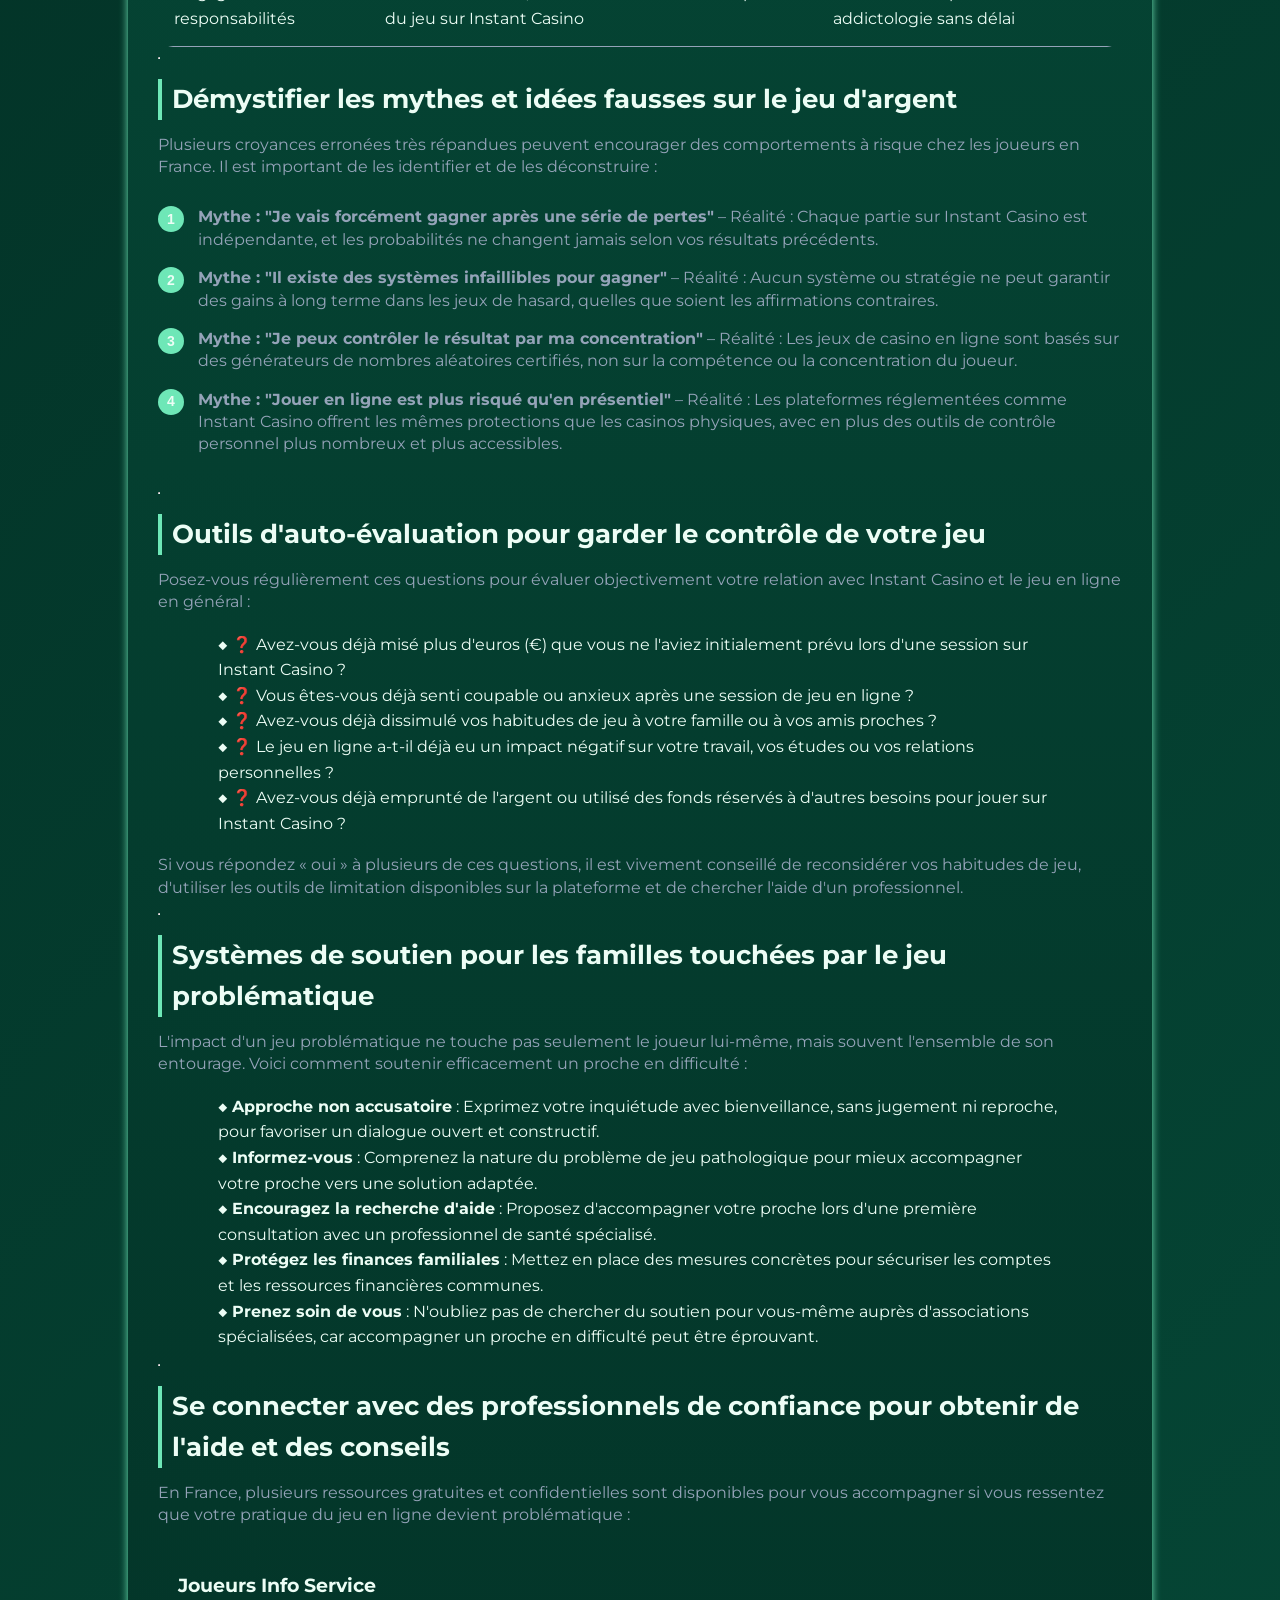
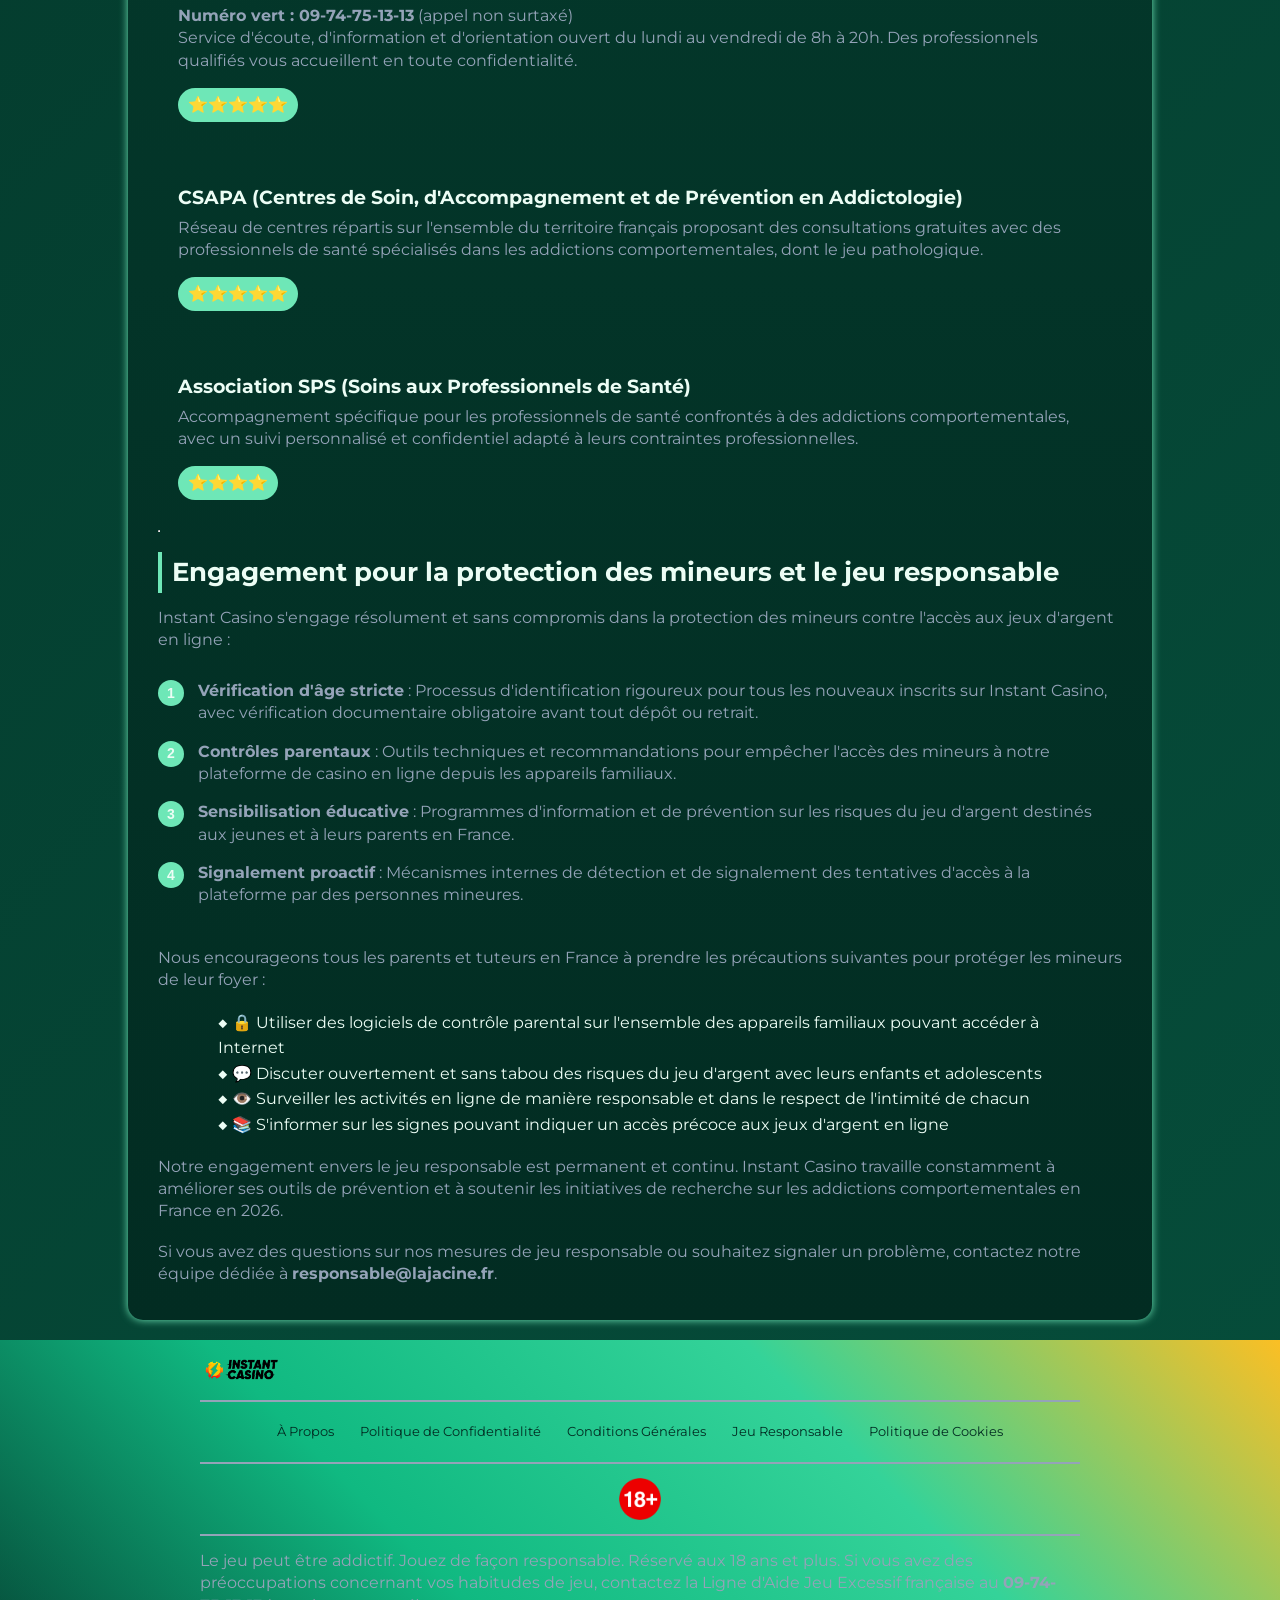
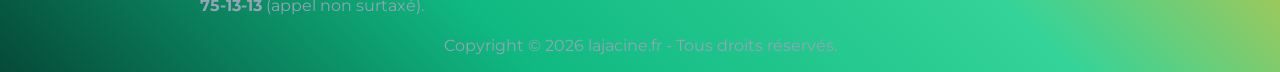
<file: responsible-gambling/index.html>
<!DOCTYPE html>
<html lang="fr">

<head>
    <meta charset="UTF-8">
    <meta name="viewport" content="width=device-width, initial-scale=1.0">
    <link rel="stylesheet" href="/style.css">
    <link rel="shortcut icon" href="/favicon.ico" type="image/x-icon">
    <title>Jeu Responsable avec Instant Casino</title>
    <meta name="description"
        content="Instant Casino vous aide à jouer de manière responsable et à garder le contrôle. Apprenez à reconnaître les comportements à risque, utilisez des outils d'autocontrôle efficaces et trouvez une aide professionnelle pour un jeu en toute sécurité.">
    <meta name="googlebot" content="index,follow,noarchive">

    <link rel="canonical" href="https://www.lajacine.fr/responsible-gambling/">

    <meta property="og:type" content="website" />
    <meta property="og:title" content="Jeu Responsable avec Instant Casino" />
    <meta property="og:description" content="Notre engagement pour un jeu d'argent sûr et équilibré en France." />
    <meta property="og:url" content="https://www.lajacine.fr/responsible-gambling/" />
    <meta property="og:site_name" content="Instant Casino" />
    <meta property="og:locale" content="fr_FR" />

    <meta name="twitter:card" content="summary" />
    <meta name="twitter:title" content="Jeu Responsable – Instant Casino" />
    <meta name="twitter:description" content="Stratégies et outils pour un gaming responsable en France." />

    <script type="application/ld+json">
        {
            "@context": "https://schema.org",
            "@type": "WebPage",
            "name": "Jeu Responsable",
            "description": "Guide complet pour une pratique responsable des jeux d'argent en France avec Instant Casino.",
            "url": "https://www.lajacine.fr/responsible-gambling/",
            "inLanguage": "fr-FR"
        }
    </script>
</head>

<body>
    <header>
        <div class="logo-container">
            <a href="/">
                <img src="/img/logo.webp" alt="Instant Casino Logo" width="100" height="80">
            </a>
            <a href="/play/" class="btn" rel="nofollow" content="noindex">JOUER MAINTENANT</a>

        </div>
        <hr>
        <nav class="navigation-list">
            <a href="/">Accueil</a>
            <a href="/about-us/">À Propos</a>
            <a href="/privacy-policy/">Politique de Confidentialité</a>
            <a href="/terms-and-conditions/">Conditions Générales</a>
            <a href="/cookie-policy/">Politique de Cookies</a>
        </nav>
    </header>

    <main>
        <div class="container-long">
            <hr class="title-line">
            <h1>Instant Casino – Pour un jeu d'argent sûr et équilibré</h1>

            <p><strong>Dernière mise à jour : 10 janvier 2026</strong></p>

            <p>Chez Instant Casino, nous croyons fermement que le jeu d'argent doit rester un divertissement avant tout.
                Notre engagement pour le jeu responsable est au cœur de nos valeurs et de notre mission envers les
                joueurs en France. Cette page vous fournit toutes les ressources nécessaires pour maintenir une relation
                saine avec les jeux en ligne et reconnaître les signes avant-coureurs d'un comportement problématique,
                afin que votre expérience sur la plateforme reste positive et maîtrisée.</p>

            <hr class="title-line">
            <h2>Stratégies éprouvées pour un gaming sain et agréable</h2>

            <p>Adopter de bonnes habitudes dès le début est essentiel pour profiter d'Instant Casino de manière
                responsable et durable :</p>

            <ul>
                <li><strong>Établissez un budget clair</strong> : Déterminez à l'avance le montant en euros (€) que vous
                    pouvez vous permettre de dépenser sur Instant Casino et ne le dépassez en aucun cas.</li>
                <li><strong>Fixez des limites de temps</strong> : Utilisez des minuteries ou les outils de limitation
                    disponibles sur la plateforme pour éviter les sessions de jeu trop prolongées.</li>
                <li><strong>Considérez les pertes comme le coût du divertissement</strong> : Ne jouez jamais sur Instant
                    Casino avec de l'argent destiné à vos besoins essentiels ou à vos obligations financières.</li>
                <li><strong>Équilibrez le jeu avec d'autres activités</strong> : Maintenez une vie sociale épanouie et
                    des hobbies variés pour ne pas faire du jeu en ligne votre unique source de divertissement.</li>
                <li><strong>Évitez de jouer sous l'influence</strong> : L'alcool ou d'autres substances peuvent altérer
                    votre jugement et vous conduire à prendre des décisions que vous regretteriez.</li>
            </ul>

            <p>Comme le souligne Marc Dubois, expert en prévention des addictions : <em>"Le jeu responsable commence par
                    une attitude consciente et des limites clairement définies avant même de commencer à jouer."</em>
            </p>

            <hr class="title-line">
            <h2>Identifier les signes avant-coureurs avant que les problèmes n'apparaissent</h2>

            <p>Reconnaître les premiers signes d'un comportement problématique est crucial pour agir rapidement et
                efficacement, avant que la situation ne devienne difficile à gérer :</p>

            <div class="table-wrapper">
                <table>
                    <tr>
                        <th>Signe d'alerte</th>
                        <th>Description</th>
                        <th>Action recommandée</th>
                    </tr>
                    <tr>
                        <td>Augmentation des mises</td>
                        <td>Jouer des sommes en euros (€) de plus en plus importantes pour retrouver le même niveau
                            d'excitation</td>
                        <td>Réévaluer vos limites et consulter un professionnel</td>
                    </tr>
                    <tr>
                        <td>Pensées obsessionnelles</td>
                        <td>Penser constamment à Instant Casino, même pendant d'autres activités du quotidien</td>
                        <td>Prendre une pause prolongée et chercher du soutien</td>
                    </tr>
                    <tr>
                        <td>Mensonges sur le jeu</td>
                        <td>Cacher l'étendue de son implication sur la plateforme à ses proches et sa famille</td>
                        <td>Rétablir l'honnêteté et demander de l'aide professionnelle</td>
                    </tr>
                    <tr>
                        <td>Problèmes financiers</td>
                        <td>Emprunter de l'argent ou vendre des biens pour financer ses sessions de jeu en ligne</td>
                        <td>Utiliser les outils d'auto-exclusion immédiatement</td>
                    </tr>
                    <tr>
                        <td>Négligence des responsabilités</td>
                        <td>Délaisser le travail, les études ou la famille au profit du jeu sur Instant Casino</td>
                        <td>Consulter un spécialiste en addictologie sans délai</td>
                    </tr>
                </table>
            </div>

            <hr class="title-line">
            <h2>Démystifier les mythes et idées fausses sur le jeu d'argent</h2>

            <p>Plusieurs croyances erronées très répandues peuvent encourager des comportements à risque chez les
                joueurs en France. Il est important de les identifier et de les déconstruire :</p>

            <ol class="pink-circle-list">
                <li>
                    <p><strong>Mythe : "Je vais forcément gagner après une série de pertes"</strong> – Réalité : Chaque
                        partie sur Instant Casino est indépendante, et les probabilités ne changent jamais selon vos
                        résultats précédents.</p>
                </li>
                <li>
                    <p><strong>Mythe : "Il existe des systèmes infaillibles pour gagner"</strong> – Réalité : Aucun
                        système ou stratégie ne peut garantir des gains à long terme dans les jeux de hasard, quelles
                        que soient les affirmations contraires.</p>
                </li>
                <li>
                    <p><strong>Mythe : "Je peux contrôler le résultat par ma concentration"</strong> – Réalité : Les
                        jeux de casino en ligne sont basés sur des générateurs de nombres aléatoires certifiés, non sur
                        la compétence ou la concentration du joueur.</p>
                </li>
                <li>
                    <p><strong>Mythe : "Jouer en ligne est plus risqué qu'en présentiel"</strong> – Réalité : Les
                        plateformes réglementées comme Instant Casino offrent les mêmes protections que les casinos
                        physiques, avec en plus des outils de contrôle personnel plus nombreux et plus accessibles.</p>
                </li>
            </ol>

            <hr class="title-line">
            <h2>Outils d'auto-évaluation pour garder le contrôle de votre jeu</h2>

            <p>Posez-vous régulièrement ces questions pour évaluer objectivement votre relation avec Instant Casino et
                le jeu en ligne en général :</p>

            <ul>
                <li>❓ Avez-vous déjà misé plus d'euros (€) que vous ne l'aviez initialement prévu lors d'une session sur
                    Instant Casino ?</li>
                <li>❓ Vous êtes-vous déjà senti coupable ou anxieux après une session de jeu en ligne ?</li>
                <li>❓ Avez-vous déjà dissimulé vos habitudes de jeu à votre famille ou à vos amis proches ?</li>
                <li>❓ Le jeu en ligne a-t-il déjà eu un impact négatif sur votre travail, vos études ou vos relations
                    personnelles ?</li>
                <li>❓ Avez-vous déjà emprunté de l'argent ou utilisé des fonds réservés à d'autres besoins pour jouer
                    sur Instant Casino ?</li>
            </ul>

            <p>Si vous répondez « oui » à plusieurs de ces questions, il est vivement conseillé de reconsidérer vos
                habitudes de jeu, d'utiliser les outils de limitation disponibles sur la plateforme et de chercher
                l'aide d'un professionnel.</p>

            <hr class="title-line">
            <h2>Systèmes de soutien pour les familles touchées par le jeu problématique</h2>

            <p>L'impact d'un jeu problématique ne touche pas seulement le joueur lui-même, mais souvent l'ensemble de
                son entourage. Voici comment soutenir efficacement un proche en difficulté :</p>

            <ul>
                <li><strong>Approche non accusatoire</strong> : Exprimez votre inquiétude avec bienveillance, sans
                    jugement ni reproche, pour favoriser un dialogue ouvert et constructif.</li>
                <li><strong>Informez-vous</strong> : Comprenez la nature du problème de jeu pathologique pour mieux
                    accompagner votre proche vers une solution adaptée.</li>
                <li><strong>Encouragez la recherche d'aide</strong> : Proposez d'accompagner votre proche lors d'une
                    première consultation avec un professionnel de santé spécialisé.</li>
                <li><strong>Protégez les finances familiales</strong> : Mettez en place des mesures concrètes pour
                    sécuriser les comptes et les ressources financières communes.</li>
                <li><strong>Prenez soin de vous</strong> : N'oubliez pas de chercher du soutien pour vous-même auprès
                    d'associations spécialisées, car accompagner un proche en difficulté peut être éprouvant.</li>
            </ul>

            <hr class="title-line">
            <h2>Se connecter avec des professionnels de confiance pour obtenir de l'aide et des conseils</h2>

            <p>En France, plusieurs ressources gratuites et confidentielles sont disponibles pour vous accompagner si
                vous ressentez que votre pratique du jeu en ligne devient problématique :</p>

            <div class="casino-card">
                <div class="casino-center">
                    <div class="casino-code">
                        <h3>Joueurs Info Service</h3>
                        <p><strong>Numéro vert : 09-74-75-13-13</strong> (appel non surtaxé)<br>
                            Service d'écoute, d'information et d'orientation ouvert du lundi au vendredi de 8h à 20h.
                            Des professionnels qualifiés vous accueillent en toute confidentialité.</p>
                        <div class="casino-rating"><span class="star">⭐⭐⭐⭐⭐</span></div>
                    </div>
                </div>
            </div>

            <div class="casino-card">
                <div class="casino-center">
                    <div class="casino-code">
                        <h3>CSAPA (Centres de Soin, d'Accompagnement et de Prévention en Addictologie)</h3>
                        <p>Réseau de centres répartis sur l'ensemble du territoire français proposant des consultations
                            gratuites avec des professionnels de santé spécialisés dans les addictions comportementales,
                            dont le jeu pathologique.</p>
                        <div class="casino-rating"><span class="star">⭐⭐⭐⭐⭐</span></div>
                    </div>
                </div>
            </div>

            <div class="casino-card">
                <div class="casino-center">
                    <div class="casino-code">
                        <h3>Association SPS (Soins aux Professionnels de Santé)</h3>
                        <p>Accompagnement spécifique pour les professionnels de santé confrontés à des addictions
                            comportementales, avec un suivi personnalisé et confidentiel adapté à leurs contraintes
                            professionnelles.</p>
                        <div class="casino-rating"><span class="star">⭐⭐⭐⭐</span></div>
                    </div>
                </div>
            </div>

            <hr class="title-line">
            <h2>Engagement pour la protection des mineurs et le jeu responsable</h2>

            <p>Instant Casino s'engage résolument et sans compromis dans la protection des mineurs contre l'accès aux
                jeux d'argent en ligne :</p>

            <ol class="pink-circle-list">
                <li>
                    <p><strong>Vérification d'âge stricte</strong> : Processus d'identification rigoureux pour tous les
                        nouveaux inscrits sur Instant Casino, avec vérification documentaire obligatoire avant tout
                        dépôt ou retrait.</p>
                </li>
                <li>
                    <p><strong>Contrôles parentaux</strong> : Outils techniques et recommandations pour empêcher l'accès
                        des mineurs à notre plateforme de casino en ligne depuis les appareils familiaux.</p>
                </li>
                <li>
                    <p><strong>Sensibilisation éducative</strong> : Programmes d'information et de prévention sur les
                        risques du jeu d'argent destinés aux jeunes et à leurs parents en France.</p>
                </li>
                <li>
                    <p><strong>Signalement proactif</strong> : Mécanismes internes de détection et de signalement des
                        tentatives d'accès à la plateforme par des personnes mineures.</p>
                </li>
            </ol>

            <p>Nous encourageons tous les parents et tuteurs en France à prendre les précautions suivantes pour protéger
                les mineurs de leur foyer :</p>

            <ul>
                <li>🔒 Utiliser des logiciels de contrôle parental sur l'ensemble des appareils familiaux pouvant
                    accéder à Internet</li>
                <li>💬 Discuter ouvertement et sans tabou des risques du jeu d'argent avec leurs enfants et adolescents
                </li>
                <li>👁️ Surveiller les activités en ligne de manière responsable et dans le respect de l'intimité de
                    chacun</li>
                <li>📚 S'informer sur les signes pouvant indiquer un accès précoce aux jeux d'argent en ligne</li>
            </ul>

            <p>Notre engagement envers le jeu responsable est permanent et continu. Instant Casino travaille constamment
                à améliorer ses outils de prévention et à soutenir les initiatives de recherche sur les addictions
                comportementales en France en 2026.</p>

            <p>Si vous avez des questions sur nos mesures de jeu responsable ou souhaitez signaler un problème,
                contactez notre équipe dédiée à <strong>responsable@lajacine.fr</strong>.</p>
        </div>
    </main>

    <footer>
        <a href="/">
            <img src="/img/logo.webp" alt="Instant Casino" width="80" height="80">
        </a>
        <hr class="faq-hr">
        <div class="flex-wrapper">
            <a href="/about-us/">À Propos</a>
            <a href="/privacy-policy/">Politique de Confidentialité</a>
            <a href="/terms-and-conditions/">Conditions Générales</a>
            <a href="/responsible-gambling/">Jeu Responsable</a>
            <a href="/cookie-policy/">Politique de Cookies</a>
        </div>
        <hr class="faq-hr">
        <img src="/img/18-icon.webp" alt="18+ Icon" width="50" height="50">
        <hr class="faq-hr">
        <p>
            Le jeu peut être addictif. Jouez de façon responsable. Réservé aux 18 ans et plus. Si vous avez des
            préoccupations concernant vos habitudes de jeu, contactez la Ligne d'Aide Jeu Excessif française au
            <strong>09-74-75-13-13</strong> (appel non surtaxé).
        </p>
        <p>
            Copyright © 2026 lajacine.fr - Tous droits réservés.
        </p>
    </footer>
</body>

</html>
</file>
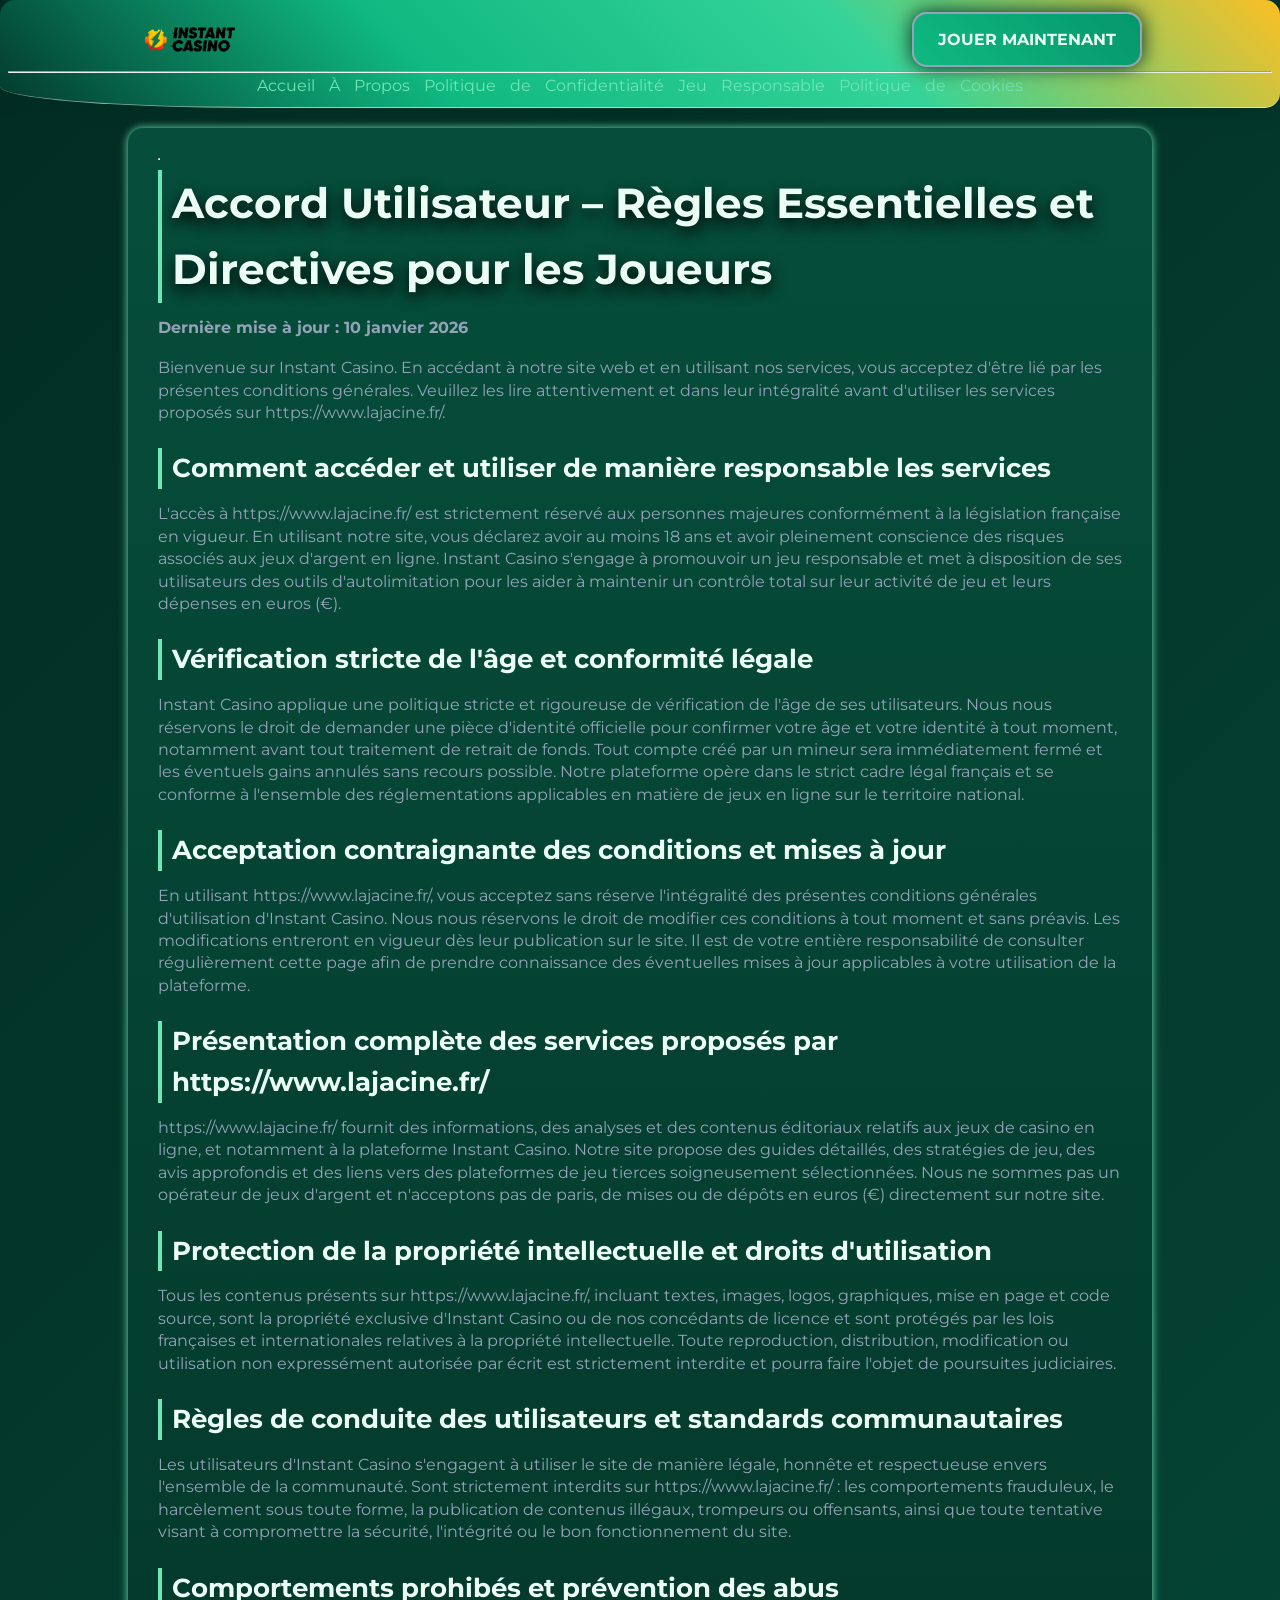
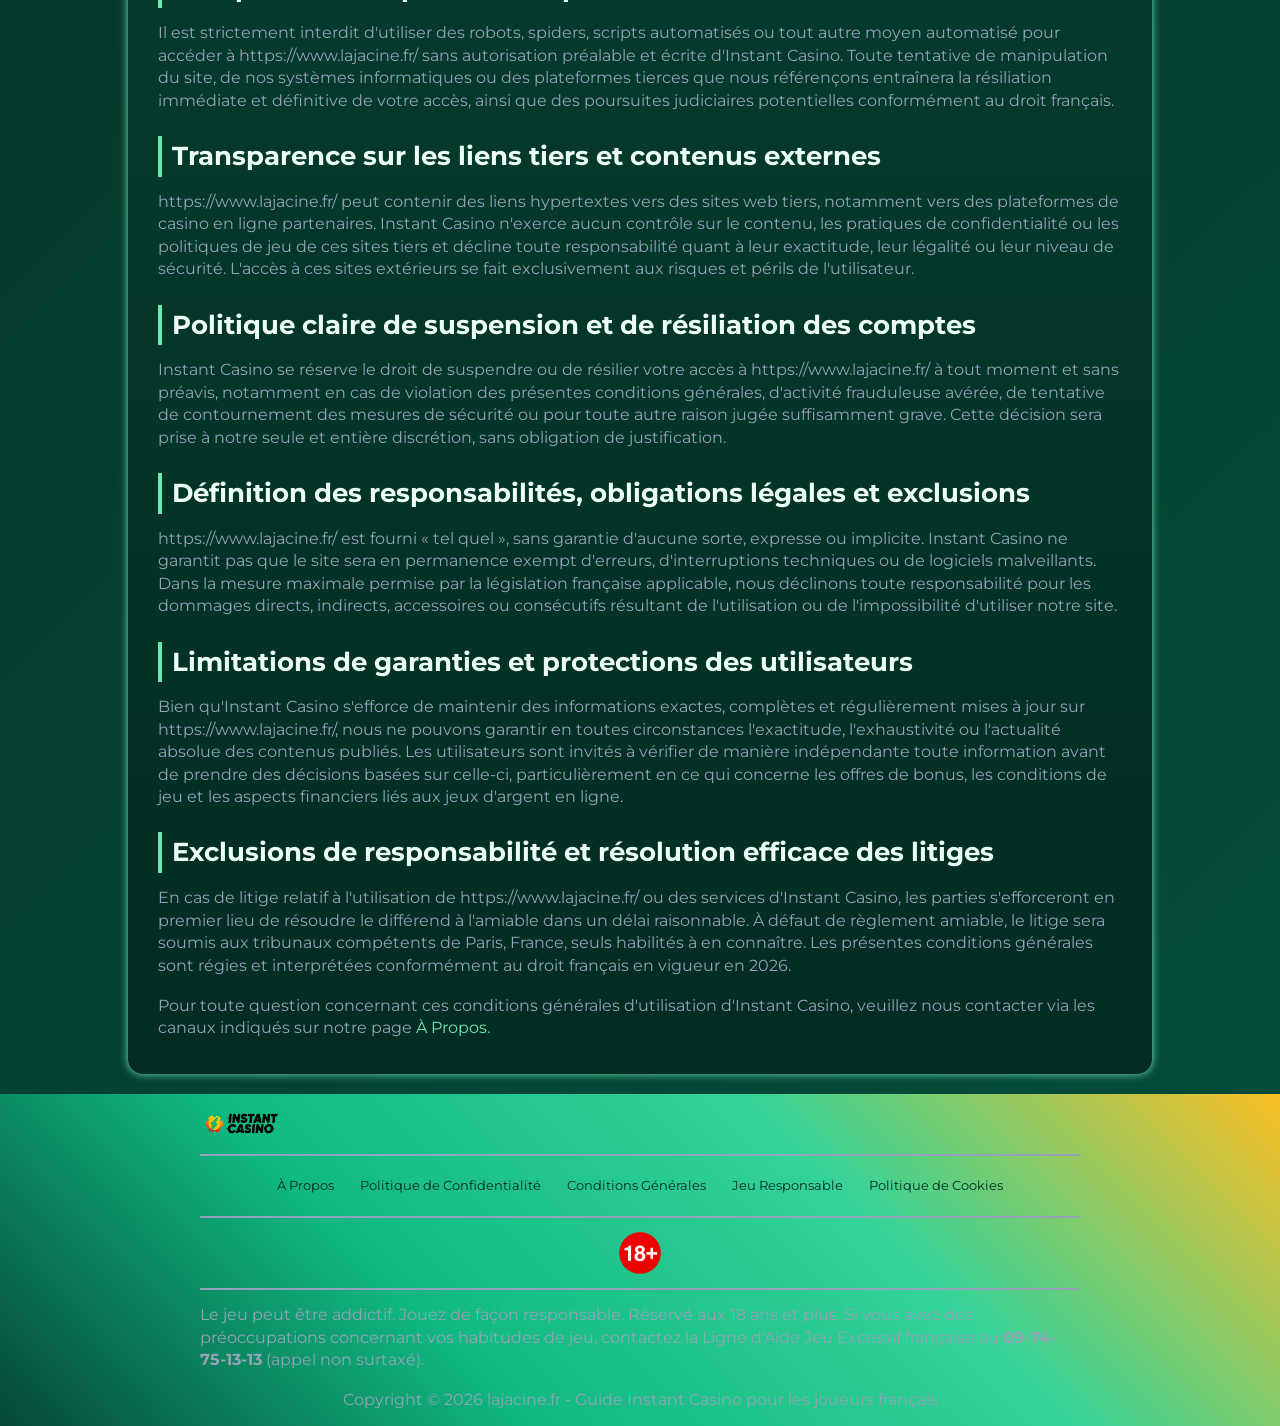
<file: terms-and-conditions/index.html>
<!DOCTYPE html>
<html lang="fr">

<head>
    <meta charset="UTF-8">
    <meta name="viewport" content="width=device-width, initial-scale=1.0">
    <link rel="stylesheet" href="/style.css">
    <link rel="shortcut icon" href="/favicon.ico" type="image/x-icon">
    <title>Accord Utilisateur & Responsabilités des Joueurs – Instant Casino</title>
    <meta name="description"
        content="En utilisant https://www.lajacine.fr/, vous acceptez des conditions claires conçues pour protéger vos droits et assurer une expérience de jeu sûre, transparente et équitable.">
    <meta name="googlebot" content="index,follow,noarchive">

    <link rel="canonical" href="https://www.lajacine.fr/terms-and-conditions/">

    <meta property="og:type" content="website" />
    <meta property="og:title" content="Accord Utilisateur & Responsabilités des Joueurs – Instant Casino" />
    <meta property="og:description"
        content="Conditions générales – règles essentielles et directives pour les joueurs d'Instant Casino." />
    <meta property="og:url" content="https://www.lajacine.fr/terms-and-conditions/" />
    <meta property="og:site_name" content="Instant Casino France" />
    <meta property="og:locale" content="fr_FR" />

    <meta name="twitter:card" content="summary" />
    <meta name="twitter:title" content="Conditions Générales – Instant Casino France" />
    <meta name="twitter:description"
        content="Conditions générales – règles essentielles et directives pour les joueurs d'Instant Casino." />
</head>

<body>
    <header>
        <div class="logo-container">
            <a href="/">
                <img src="/img/logo.webp" alt="Instant Casino France Logo" width="100" height="80">
            </a>
            <a href="/play/" class="btn" rel="nofollow" content="noindex">JOUER MAINTENANT</a>

        </div>
        <hr>
        <nav class="navigation-list">
            <a href="/">Accueil</a>
            <a href="/about-us/">À Propos</a>
            <a href="/privacy-policy/">Politique de Confidentialité</a>
            <a href="/responsible-gambling/">Jeu Responsable</a>
            <a href="/cookie-policy/">Politique de Cookies</a>
        </nav>
    </header>

    <main>
        <div class="container-long">
            <hr class="title-line">
            <h1>Accord Utilisateur – Règles Essentielles et Directives pour les Joueurs</h1>

            <p><strong>Dernière mise à jour : 10 janvier 2026</strong></p>

            <p>Bienvenue sur Instant Casino. En accédant à notre site web et en utilisant nos services, vous acceptez
                d'être lié par les présentes conditions générales. Veuillez les lire attentivement et dans leur
                intégralité avant d'utiliser les services proposés sur https://www.lajacine.fr/.</p>

            <h2>Comment accéder et utiliser de manière responsable les services</h2>
            <p>L'accès à https://www.lajacine.fr/ est strictement réservé aux personnes majeures conformément à la
                législation française en vigueur. En utilisant notre site, vous déclarez avoir au moins 18 ans et avoir
                pleinement conscience des risques associés aux jeux d'argent en ligne. Instant Casino s'engage à
                promouvoir un jeu responsable et met à disposition de ses utilisateurs des outils d'autolimitation pour
                les aider à maintenir un contrôle total sur leur activité de jeu et leurs dépenses en euros (€).</p>

            <h2>Vérification stricte de l'âge et conformité légale</h2>
            <p>Instant Casino applique une politique stricte et rigoureuse de vérification de l'âge de ses utilisateurs.
                Nous nous réservons le droit de demander une pièce d'identité officielle pour confirmer votre âge et
                votre identité à tout moment, notamment avant tout traitement de retrait de fonds. Tout compte créé par
                un mineur sera immédiatement fermé et les éventuels gains annulés sans recours possible. Notre
                plateforme opère dans le strict cadre légal français et se conforme à l'ensemble des réglementations
                applicables en matière de jeux en ligne sur le territoire national.</p>

            <h2>Acceptation contraignante des conditions et mises à jour</h2>
            <p>En utilisant https://www.lajacine.fr/, vous acceptez sans réserve l'intégralité des présentes conditions
                générales d'utilisation d'Instant Casino. Nous nous réservons le droit de modifier ces conditions à tout
                moment et sans préavis. Les modifications entreront en vigueur dès leur publication sur le site. Il est
                de votre entière responsabilité de consulter régulièrement cette page afin de prendre connaissance des
                éventuelles mises à jour applicables à votre utilisation de la plateforme.</p>

            <h2>Présentation complète des services proposés par https://www.lajacine.fr/</h2>
            <p>https://www.lajacine.fr/ fournit des informations, des analyses et des contenus éditoriaux relatifs aux
                jeux de casino en ligne, et notamment à la plateforme Instant Casino. Notre site propose des guides
                détaillés, des stratégies de jeu, des avis approfondis et des liens vers des plateformes de jeu tierces
                soigneusement sélectionnées. Nous ne sommes pas un opérateur de jeux d'argent et n'acceptons pas de
                paris, de mises ou de dépôts en euros (€) directement sur notre site.</p>

            <h2>Protection de la propriété intellectuelle et droits d'utilisation</h2>
            <p>Tous les contenus présents sur https://www.lajacine.fr/, incluant textes, images, logos, graphiques, mise
                en page et code source, sont la propriété exclusive d'Instant Casino ou de nos concédants de licence et
                sont protégés par les lois françaises et internationales relatives à la propriété intellectuelle. Toute
                reproduction, distribution, modification ou utilisation non expressément autorisée par écrit est
                strictement interdite et pourra faire l'objet de poursuites judiciaires.</p>

            <h2>Règles de conduite des utilisateurs et standards communautaires</h2>
            <p>Les utilisateurs d'Instant Casino s'engagent à utiliser le site de manière légale, honnête et
                respectueuse envers l'ensemble de la communauté. Sont strictement interdits sur https://www.lajacine.fr/
                : les comportements frauduleux, le harcèlement sous toute forme, la publication de contenus illégaux,
                trompeurs ou offensants, ainsi que toute tentative visant à compromettre la sécurité, l'intégrité ou le
                bon fonctionnement du site.</p>

            <h2>Comportements prohibés et prévention des abus</h2>
            <p>Il est strictement interdit d'utiliser des robots, spiders, scripts automatisés ou tout autre moyen
                automatisé pour accéder à https://www.lajacine.fr/ sans autorisation préalable et écrite d'Instant
                Casino. Toute tentative de manipulation du site, de nos systèmes informatiques ou des plateformes
                tierces que nous référençons entraînera la résiliation immédiate et définitive de votre accès, ainsi que
                des poursuites judiciaires potentielles conformément au droit français.</p>

            <h2>Transparence sur les liens tiers et contenus externes</h2>
            <p>https://www.lajacine.fr/ peut contenir des liens hypertextes vers des sites web tiers, notamment vers des
                plateformes de casino en ligne partenaires. Instant Casino n'exerce aucun contrôle sur le contenu, les
                pratiques de confidentialité ou les politiques de jeu de ces sites tiers et décline toute responsabilité
                quant à leur exactitude, leur légalité ou leur niveau de sécurité. L'accès à ces sites extérieurs se
                fait exclusivement aux risques et périls de l'utilisateur.</p>

            <h2>Politique claire de suspension et de résiliation des comptes</h2>
            <p>Instant Casino se réserve le droit de suspendre ou de résilier votre accès à https://www.lajacine.fr/ à
                tout moment et sans préavis, notamment en cas de violation des présentes conditions générales,
                d'activité frauduleuse avérée, de tentative de contournement des mesures de sécurité ou pour toute autre
                raison jugée suffisamment grave. Cette décision sera prise à notre seule et entière discrétion, sans
                obligation de justification.</p>

            <h2>Définition des responsabilités, obligations légales et exclusions</h2>
            <p>https://www.lajacine.fr/ est fourni « tel quel », sans garantie d'aucune sorte, expresse ou implicite.
                Instant Casino ne garantit pas que le site sera en permanence exempt d'erreurs, d'interruptions
                techniques ou de logiciels malveillants. Dans la mesure maximale permise par la législation française
                applicable, nous déclinons toute responsabilité pour les dommages directs, indirects, accessoires ou
                consécutifs résultant de l'utilisation ou de l'impossibilité d'utiliser notre site.</p>

            <h2>Limitations de garanties et protections des utilisateurs</h2>
            <p>Bien qu'Instant Casino s'efforce de maintenir des informations exactes, complètes et régulièrement mises
                à jour sur https://www.lajacine.fr/, nous ne pouvons garantir en toutes circonstances l'exactitude,
                l'exhaustivité ou l'actualité absolue des contenus publiés. Les utilisateurs sont invités à vérifier de
                manière indépendante toute information avant de prendre des décisions basées sur celle-ci,
                particulièrement en ce qui concerne les offres de bonus, les conditions de jeu et les aspects financiers
                liés aux jeux d'argent en ligne.</p>

            <h2>Exclusions de responsabilité et résolution efficace des litiges</h2>
            <p>En cas de litige relatif à l'utilisation de https://www.lajacine.fr/ ou des services d'Instant Casino,
                les parties s'efforceront en premier lieu de résoudre le différend à l'amiable dans un délai
                raisonnable. À défaut de règlement amiable, le litige sera soumis aux tribunaux compétents de Paris,
                France, seuls habilités à en connaître. Les présentes conditions générales sont régies et interprétées
                conformément au droit français en vigueur en 2026.</p>

            <p>Pour toute question concernant ces conditions générales d'utilisation d'Instant Casino, veuillez nous
                contacter via les canaux indiqués sur notre page <a href="/about-us/">À Propos</a>.</p>
        </div>
    </main>

    <footer>
        <a href="/">
            <img src="/img/logo.webp" alt="Instant Casino France" width="80" height="80">
        </a>
        <hr class="faq-hr">
        <div class="flex-wrapper">
            <a href="/about-us/">À Propos</a>
            <a href="/privacy-policy/">Politique de Confidentialité</a>
            <a href="/terms-and-conditions/">Conditions Générales</a>
            <a href="/responsible-gambling/">Jeu Responsable</a>
            <a href="/cookie-policy/">Politique de Cookies</a>
        </div>
        <hr class="faq-hr">
        <img src="/img/18-icon.webp" alt="18+ Icon" width="50" height="50">
        <hr class="faq-hr">
        <p>
            Le jeu peut être addictif. Jouez de façon responsable. Réservé aux 18 ans et plus. Si vous avez des
            préoccupations concernant vos habitudes de jeu, contactez la Ligne d'Aide Jeu Excessif française au
            <strong>09-74-75-13-13</strong> (appel non surtaxé).
        </p>
        <p>
            Copyright © 2026 lajacine.fr - Guide Instant Casino pour les joueurs français
        </p>
    </footer>
</body>

</html>
</file>
<file: style.css>
@font-face {
	font-family: Montserrat;
	src: url('./font/Montserrat-Regular.ttf') format('truetype');
	font-weight: 400;
	font-style: normal;
}
@font-face {
	font-family: Montserrat;
	src: url('./font/Montserrat-Medium.ttf') format('truetype');
	font-weight: 500;
	font-style: normal;
}
@font-face {
	font-family: Montserrat;
	src: url('./font/Montserrat-Bold.ttf') format('truetype');
	font-weight: 700;
	font-style: normal;
}

:root {
	--background-color: linear-gradient(135deg, #022c22 0%, #064e3b 100%);

	--header: linear-gradient(45deg, #064e3b65, #10b981, #34d399, #fbbf24);
	--txt: #ecfdf5;
	--btn: linear-gradient(45deg, #10b981, #059669);
	--border: 15px;
	--container: linear-gradient(180deg, #064e3b, #022c22);

	--link: #6ee7b7;
	--p-txt: #94a3b8;
	--vitrina: #065f46;

	--shadow: rgba(16, 185, 129, 0.2);
	--btn-shadow: #022c22;
	--second-shadow: #10b981;
}
* {
	margin: 0;
	padding: 0;
	box-sizing: border-box;
}

html {
	scroll-padding-top: 120px;
	scroll-behavior: smooth;
}

body {
	font-family: 'Montserrat', sans-serif;
	line-height: 1.6;
	color: var(--txt);
	background: var(--background-color);
	font-size: 1rem;
}

main {
	max-width: 80%;
	margin: 10px auto;
}

img,
video {
	max-width: 100%;
	height: auto;
	display: block;
}

a {
	text-decoration: none;
	color: var(--link);
	transition: color 0.3s ease;
}

a:hover {
	color: var(--btn-hover);
}

.accent-link {
	color: var(--btn);
}

h1 {
	font-size: 2.6rem;
	color: var(--txt);
	text-shadow: 0 6px 16px rgb(0, 0, 0);
	border-left: 4px solid var(--link);
	padding-left: 10px;
}

h2 {
	position: relative;
	font-size: 1.6rem;
	margin-top: 10px;
	color: var(--txt);
	border-left: 4px solid var(--link);
	padding-left: 10px;
}

h3 {
	font-size: 1.2rem;
	margin-top: 10px;
	color: var(--txt);
}

ul {
	list-style: none;
	margin: 10px;
	color: var(--txt);
	margin: 4px 60px;
}

ul li::before {
	content: '◆ ';
	color: var(--btn);
}
/* custom list */
.pink-circle-list {
	counter-reset: step;
	list-style: none;
	padding-left: 0;
	margin: 10px 0;
}

.pink-circle-list li {
	counter-increment: step;
	margin-bottom: 1em;
	position: relative;
	padding-left: 40px;
}

.pink-circle-list li::before {
	content: counter(step);
	position: absolute;
	left: 0;
	top: 0;
	width: 26px;
	height: 26px;
	background-color: var(--link);
	color: var(--white);
	font-weight: bold;
	border-radius: 50%;
	display: flex;
	align-items: center;
	justify-content: center;
	font-family: sans-serif;
	font-size: 14px;
}

/*  */
p {
	color: var(--p-txt);
	font-size: 1rem;
	line-height: 1.4rem;
	margin: 4px 0;
}

blockquote {
	padding: 10px;
	font-style: italic;
	color: var(--p-txt);
	margin: 20px auto;
	background-color: var(--background-color);
	border-left: 4px solid var(--btn);
	border-right: 4px solid var(--btn);
}

.btn,
.btn-white {
	display: inline-block;
	background: var(--btn);
	color: var(--txt);
	padding: 0.8rem 1.5rem;
	border: 2px solid var(--p-txt);
	border-radius: var(--border);
	font-weight: bold;
	transition: all 0.3s ease;
	cursor: pointer;

	/* Базовое лёгкое свечение */
	box-shadow: 0 0 20px var(--btn-shadow);
}

/* Эффект при наведении */
.btn:hover {
	box-shadow: 10px 10px 10px var(--btn-shadow);
	transform: scale(0.95);
	color: var(--txt);
}

.btn-white {
	background-color: var(--txt);
}

.btn-white:hover {
	box-shadow: 0 0 10px var(--txt);
	transform: scale(1.05);
	color: var(--p-txt);
}

header {
	width: 100%;
	background: var(--header);
	position: sticky;
	top: 0;
	z-index: 100;
	border-radius: var(--border);
	border-bottom-left-radius: 20%;
	border-bottom: 1px solid rgba(255, 255, 255, 0.5);
	box-shadow: 0 1px 18px var(--btn-shadow);
	padding: 8px;
	overflow: hidden;
}

header::before {
	content: '';
	position: absolute;
	top: 0;
	left: -150%;
	width: 50%;
	height: 100%;
	background: linear-gradient(90deg, transparent, rgba(255, 255, 255, 0.4), transparent);
	transform: skewX(-20deg);
	transition: none;
	animation: shine 3s infinite;
}

@keyframes shine {
	0% {
		left: -150%;
	}
	20% {
		left: 150%;
	}
	100% {
		left: 150%;
	}
}

.logo-container {
	position: relative;
	display: flex;
	align-items: center;
	justify-content: space-between;
	width: 80%;
	margin: 0 auto;
	padding: 4px;
}

.blob {
	position: absolute;
	width: 75px;
	height: 75px;
	background: var(--txt);
	box-shadow: 0 0 50px var(--p-txt);
	border-radius: 60% 40% 30% 70% / 60% 30% 70% 40%;
	animation: morph 8s ease-in-out infinite;

	filter: blur(1px);
	z-index: -1;
}

@keyframes morph {
	0% {
		border-radius: 60% 40% 30% 70% / 60% 30% 70% 40%;
	}
	25% {
		border-radius: 45% 55% 50% 50% / 55% 45% 55% 45%;
	}
	50% {
		border-radius: 30% 70% 70% 30% / 30% 30% 70% 70%;
	}
	75% {
		border-radius: 55% 45% 40% 60% / 45% 55% 45% 55%;
	}
	100% {
		border-radius: 60% 40% 30% 70% / 60% 30% 70% 40%;
	}
}

.logo-nav-container {
	display: flex;
	gap: 30px;
}

.navigation-list {
	text-align: center;
	word-spacing: 10px;
}

.container {
	margin: 20px auto;
	display: flex;
	align-items: center;
	justify-content: center;
	gap: 20px;
	padding: 30px;
	background: var(--container);
	border-radius: var(--border);
}

.container-long {
	margin: 20px auto;
	display: flex;
	flex-direction: column;
	align-items: start;
	justify-content: center;
	gap: 10px;
	padding: 30px;
	background: var(--container);
	border-radius: var(--border);
}

.container,
.container-long,
.casino-vitrina {
	background: var(--container);
	filter: drop-shadow(0 0 4px var(--link));
}

.flex-container {
	margin: 20px auto;
	display: flex;
	align-items: center;
	justify-content: start;
	gap: 20px;
}

.flex-wrapper {
	margin: 10px auto;
	display: flex;
	align-items: self-start;
	justify-content: center;
	gap: 26px;
}

.container img,
.container-left img,
.container-long img {
	border-radius: var(--border);
	width: 480px;
	height: auto;
}

.btn-container {
	display: flex;
	align-items: center;
	justify-content: space-between;
	margin: 20px auto;
}

.casino-vitrina {
	display: flex;
	flex-direction: column;
	background: var(--vitrina);
	box-shadow:
		0 0 20px var(--shadow),
		inset 0 0 10px rgba(255, 255, 255, 0.1);
	border-left: 1px solid rgba(0, 0, 0, 0.6);
	border-radius: var(--border);
	padding: 20px 20px;
}

.casino-card {
	display: flex;
	align-items: center;
	justify-content: space-between;
	background-color: var(--container);
	border-radius: 10px;
	overflow: hidden;
	margin: 20px auto;
	color: #fff;
	width: 100%;
}

.casino-rank {
	background: var(--link);
	padding: 60px 10px;
	font-size: 18px;
	font-weight: bold;
	color: white;
	display: flex;
	align-items: center;
	justify-content: center;
}

.casino-left {
	display: flex;
	flex-direction: column;
	align-items: self-start;
	justify-content: center;
	padding: 10px;
	gap: 10px;
}

.casino-logo {
	width: 200px;
	height: auto;
	border-radius: var(--border);
}

.casino-rating {
	background-color: var(--link);
	color: var(--txt);
	padding: 4px 10px;
	border-radius: 20px;
	font-weight: bold;
	display: inline-block;
	gap: 4px;
	margin-top: 12px;
	cursor: pointer;
}

.casino-center {
	padding: 0 20px;
	display: flex;
	gap: 10px;
}

.casino-title {
	margin: 0;
	font-size: 18px;
	font-weight: bold;
}

.casino-actions {
	display: flex;
	flex-direction: column;
	align-items: start;
	justify-content: start;
	gap: 10px;
	padding: 10px;
	width: 16%;
}

.btn-red-bonus {
	padding: 8px 12px;
	background: var(--btn);
	border-radius: 12px;
	border: 3px solid var(--p-txt);
	transition: all 0.4s ease;
	text-align: center;
	width: 100%;
	color: var(--white);
}

.btn-red-bonus:hover {
	background: var(--header);
	transform: scale(0.9);
	border: 3px solid var(--link);
	color: var(--txt);
}

.table-wrapper {
	overflow-x: auto;
	margin-top: 1.5rem;
	border-radius: var(--border);
	width: 100%;
}

.table-wrapper table {
	width: 100%;
	border-collapse: collapse;
	color: var(--txt);
	font-size: 1rem;
	min-width: 320px;
}

.table-wrapper th {
	background: var(--btn);
	color: var(--txt);
	padding: 1rem;
	text-align: left;
	font-weight: 600;
	font-size: 1.05rem;
	border-bottom: 1px solid var(--p-txt);
}

.table-wrapper td {
	padding: 0.9rem 1rem;
	border-bottom: 1px solid var(--p-txt);
	color: var(--light-color);
}

.table-wrapper a {
	color: var(--link);
	text-decoration: none;
	font-weight: 600;
}

.table-wrapper a:hover {
	color: var(--accent);
	text-decoration: underline;
}

/* game block */
.breake {
	display: flex;
	flex-wrap: wrap;
	align-items: center;
	justify-content: centerx;
	width: 100%;
	margin: 20px auto;
	gap: 10px;
}

.breake-block {
	display: flex;
	align-items: center;
	justify-content: space-between;
	gap: 10px;
	padding: 10px 16px;
	border-radius: var(--border);
	background-color: var(--vitrina);
}

.breake-block p {
	background-color: var(--txt);
	border-radius: 120px;
	padding: 10px 12px;
	color: var(--btn-shadow);
	font-weight: 500;
}

.faq-hr {
	border: 1px solid var(--p-txt);
	width: 100%;
}

footer {
	display: flex;
	flex-direction: column;
	align-items: center;
	background: var(--header);
	padding: 10px 200px;
	font-size: 0.8rem;
	gap: 10px;
}

footer a {
	align-self: self-start;
	color: var(--btn-shadow);
}

.footer-hr {
	border: 1px solid var(--p-txt);
	width: 100%;
}

.banner-bottom {
	position: fixed;
	bottom: 0;
	left: 0;
	right: 0;
	background: #00000021;
	border-top: 1px solid var(--link);
	border-radius: var(--border);
	padding: 15px 20px;
	box-shadow: 0 -2px 10px rgba(0, 0, 0, 0.1);
	backdrop-filter: blur(3px);
	display: flex;
	align-items: center;
	justify-content: center;
	gap: 40px;
	z-index: 1000;
}

@media (max-width: 1024px) {
	main {
		max-width: 90%;
	}

	.logo-container {
		width: 96%;
	}

	.logo {
		width: 100px;
	}

	.container img,
	.container-left img,
	.container-long img {
		width: 300px;
		height: auto;
	}

	.btn-container {
		flex-direction: column;
		justify-content: center;
		align-items: flex-start;
	}

	.btn,
	.btn-white {
		padding: 10px;
		font-size: 14px;
	}

	footer {
		padding: 10px 100px;
	}
}

@media (max-width: 768px) {
	h1 {
		font-size: 2rem;
	}
	main {
		max-width: 96%;
	}

	ul {
		margin: 4px 10px;
	}

	/* header */
	header {
		padding: 5px;
	}

	.navigation-list {
		display: none;
	}
	.logo-container {
		width: 96%;
	}

	.container,
	.container-long {
		box-shadow: 5px 3px 5px var(--shadow);
	}

	.container,
	.container-left,
	.container-long,
	.flex-wrapper {
		flex-direction: column;
		padding: 12px;
		gap: 10px;
	}

	.container img,
	.container-left img,
	.container-long img {
		width: 100%;
		height: auto;
	}

	.btn-container {
		flex-direction: column;
		justify-content: center;
		align-items: flex-start;
		gap: 20px;
	}

	.btn {
		padding: 8px 16px;
	}

	/* vitrina */

	.casino-card {
		flex-direction: column;
	}

	.breake-block {
		padding: 10px;
	}

	.casino-rank {
		height: 0;
		width: 100%;
		padding: 14px 0;
	}

	.casino-logo {
		width: 300px;
		height: auto;
	}

	.casino-actions {
		width: 50%;
		margin-bottom: 10px;
	}

	.table-wrapper th {
		padding: 12px;
	}

	.banner-bottom {
		gap: 10px;
		width: 100vw;
		padding: 8px 14px;
	}
	/*  */
	footer {
		padding: 10px 20px;
	}
}
</file>
